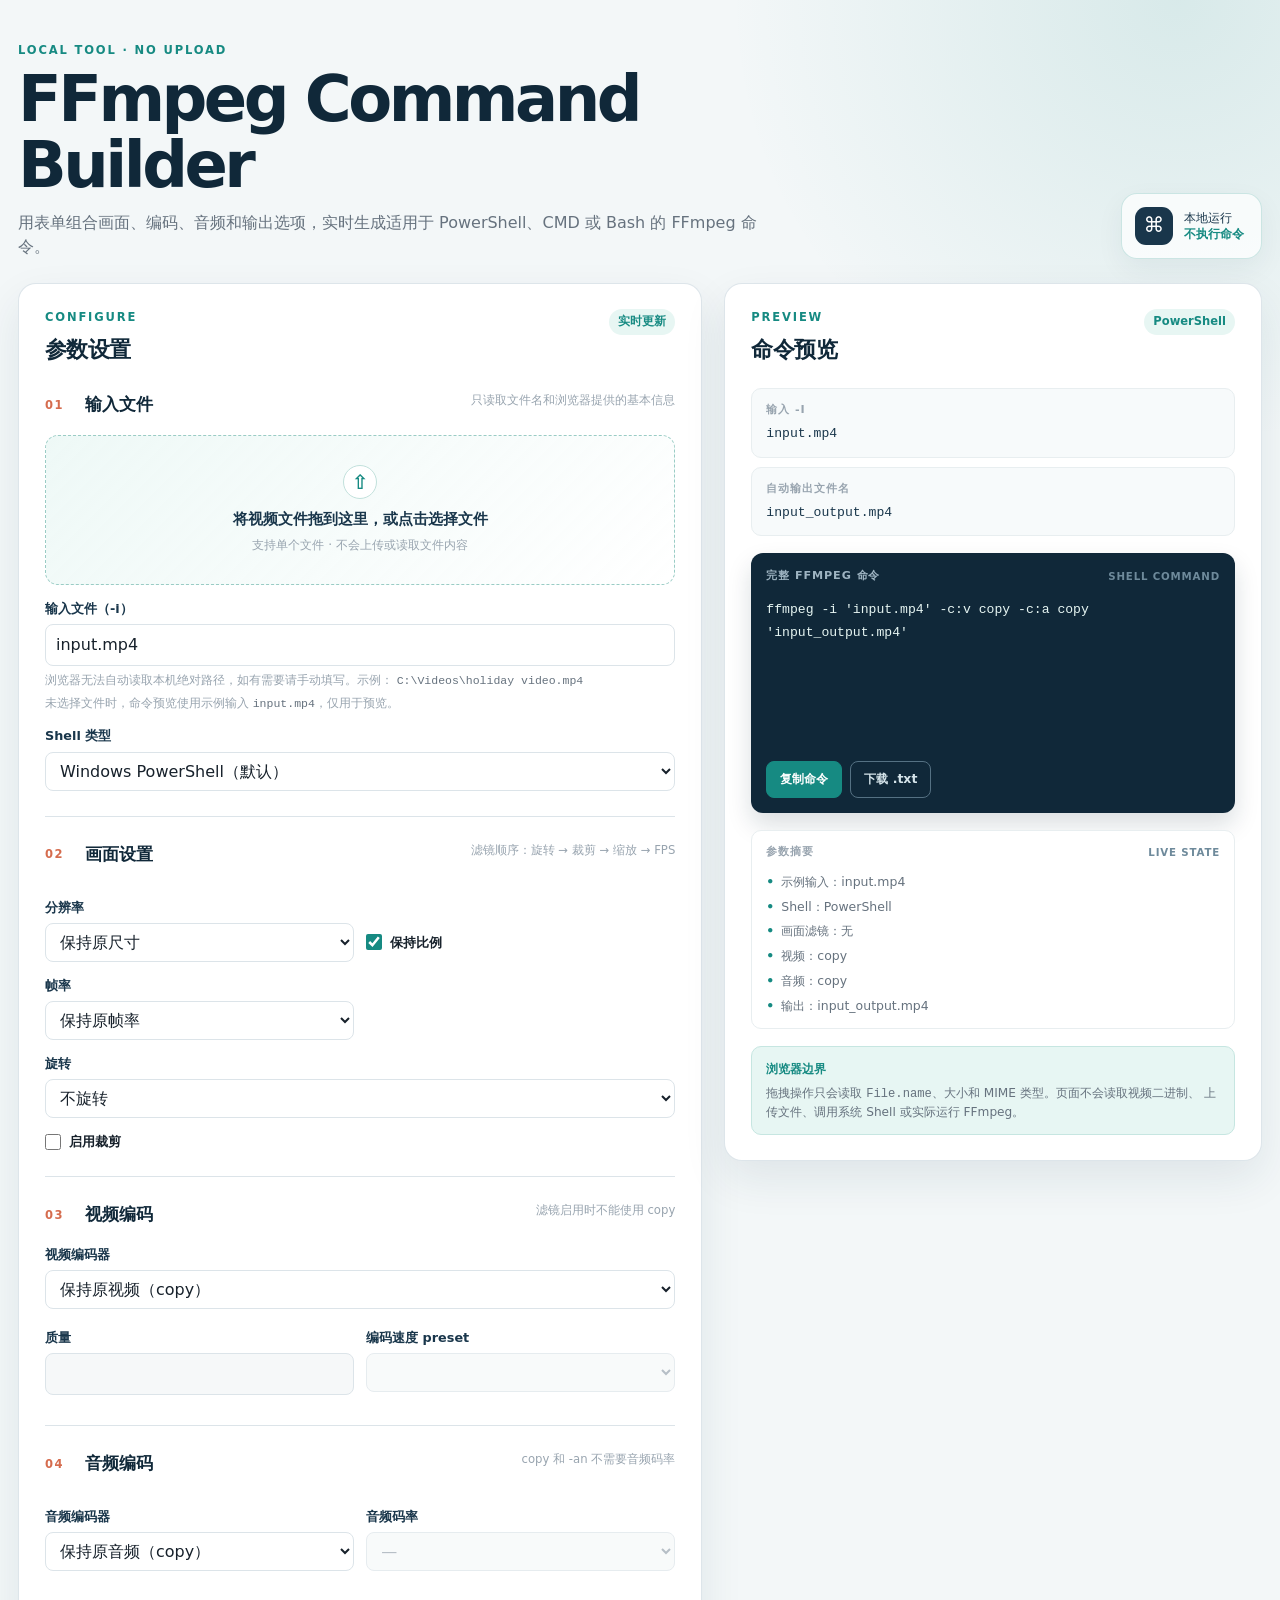
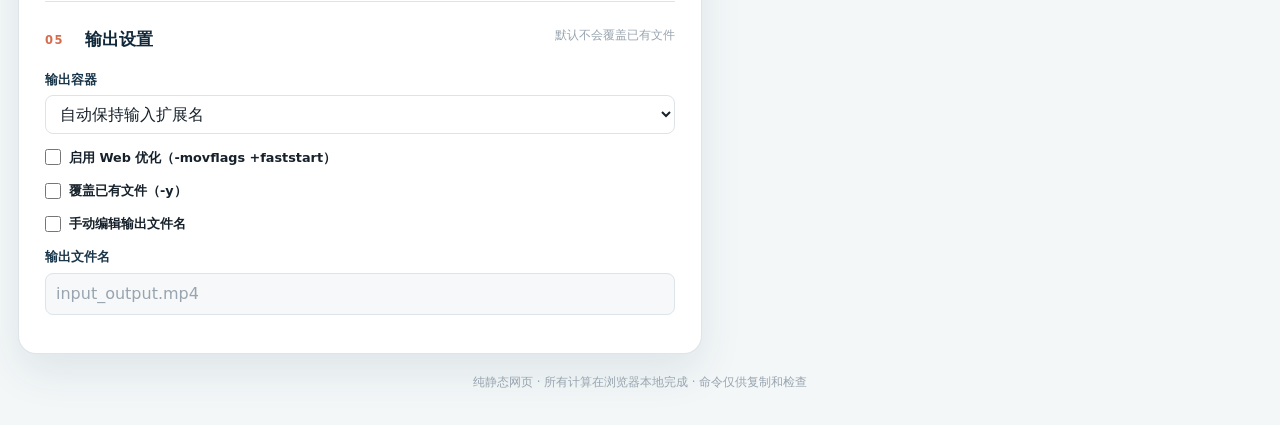
<file: ffmpeg-command-builder/index.html>
<!doctype html>
<html lang="zh-CN">
  <head>
    <meta charset="UTF-8" />
    <meta name="viewport" content="width=device-width, initial-scale=1" />
    <meta
      name="description"
      content="在浏览器本地生成可复制的 FFmpeg 命令，不上传或读取视频文件。"
    />
    <title>FFmpeg Command Builder</title>
    <link rel="stylesheet" href="./styles.css" />
  </head>
  <body>
    <div class="page-shell">
      <header class="hero">
        <div>
          <p class="eyebrow">LOCAL TOOL · NO UPLOAD</p>
          <h1>FFmpeg Command Builder</h1>
          <p class="hero-copy">
            用表单组合画面、编码、音频和输出选项，实时生成适用于 PowerShell、CMD 或 Bash
            的 FFmpeg 命令。
          </p>
        </div>
        <div class="hero-badge" aria-label="仅在浏览器本地运行">
          <span class="hero-badge-mark">⌘</span>
          <span>本地运行<br /><strong>不执行命令</strong></span>
        </div>
      </header>

      <div id="notice" class="notice" role="status" aria-live="polite" hidden></div>

      <main class="builder-layout">
        <section class="panel settings-panel" aria-labelledby="settings-heading">
          <div class="panel-heading">
            <div>
              <p class="section-kicker">CONFIGURE</p>
              <h2 id="settings-heading">参数设置</h2>
            </div>
            <span class="panel-note">实时更新</span>
          </div>

          <form id="builder-form" novalidate>
            <section class="setting-group" aria-labelledby="input-heading">
              <div class="group-heading">
                <div>
                  <p class="group-index">01</p>
                  <h3 id="input-heading">输入文件</h3>
                </div>
                <span class="group-description">只读取文件名和浏览器提供的基本信息</span>
              </div>

              <div
                id="drop-zone"
                class="drop-zone"
                tabindex="0"
                role="button"
                aria-controls="file-input"
                aria-label="拖拽视频文件到这里，或按 Enter 选择文件"
              >
                <input id="file-input" type="file" accept="video/*" hidden />
                <span class="drop-icon" aria-hidden="true">⇧</span>
                <strong>将视频文件拖到这里，或点击选择文件</strong>
                <span class="drop-help">支持单个文件 · 不会上传或读取文件内容</span>
                <div id="file-details" class="file-details" hidden>
                  <strong id="file-name">—</strong>
                  <span id="file-meta">—</span>
                </div>
                <button id="clear-file" class="text-button" type="button" hidden>
                  清除当前文件
                </button>
              </div>
              <p class="field-error" data-error-for="inputPath"></p>

              <div class="field">
                <label for="input-path">输入文件（-i）</label>
                <input
                  id="input-path"
                  type="text"
                  autocomplete="off"
                  value="input.mp4"
                  placeholder="拖入文件后自动填入，也可以手动填写路径"
                />
                <p class="hint">
                  浏览器无法自动读取本机绝对路径，如有需要请手动填写。示例：
                  <code>C:\Videos\holiday video.mp4</code>
                </p>
                <p class="hint">
                  未选择文件时，命令预览使用示例输入 <code>input.mp4</code>，仅用于预览。
                </p>
              </div>

              <div class="field">
                <label for="shell-type">Shell 类型</label>
                <select id="shell-type">
                  <option value="powershell">Windows PowerShell（默认）</option>
                  <option value="cmd">Windows CMD</option>
                  <option value="bash">Bash / Zsh</option>
                </select>
              </div>
            </section>

            <section class="setting-group" aria-labelledby="video-heading">
              <div class="group-heading">
                <div>
                  <p class="group-index">02</p>
                  <h3 id="video-heading">画面设置</h3>
                </div>
                <span class="group-description">滤镜顺序：旋转 → 裁剪 → 缩放 → FPS</span>
              </div>

              <div class="field-grid two-columns">
                <div class="field">
                  <label for="resolution">分辨率</label>
                  <select id="resolution">
                    <option value="original">保持原尺寸</option>
                    <option value="1920x1080">1920 × 1080</option>
                    <option value="1280x720">1280 × 720</option>
                    <option value="854x480">854 × 480</option>
                    <option value="custom">自定义</option>
                  </select>
                </div>
                <label class="check-field align-end">
                  <input id="keep-aspect" type="checkbox" checked />
                  <span>保持比例</span>
                </label>
              </div>

              <div id="custom-resolution-fields" class="field-grid two-columns conditional" hidden>
                <div class="field">
                  <label for="custom-width">自定义宽度</label>
                  <input id="custom-width" type="number" min="1" step="1" placeholder="1280" />
                  <p class="field-error" data-error-for="width"></p>
                </div>
                <div class="field">
                  <label for="custom-height">自定义高度</label>
                  <input id="custom-height" type="number" min="1" step="1" placeholder="720" />
                  <p class="field-error" data-error-for="height"></p>
                </div>
              </div>

              <div class="field-grid two-columns">
                <div class="field">
                  <label for="fps">帧率</label>
                  <select id="fps">
                    <option value="original">保持原帧率</option>
                    <option value="24">24 fps</option>
                    <option value="25">25 fps</option>
                    <option value="30">30 fps</option>
                    <option value="60">60 fps</option>
                    <option value="custom">自定义</option>
                  </select>
                </div>
                <div id="custom-fps-field" class="field conditional" hidden>
                  <label for="custom-fps">自定义 FPS</label>
                  <input id="custom-fps" type="number" min="0.01" max="240" step="0.01" placeholder="30" />
                  <p class="field-error" data-error-for="fps"></p>
                </div>
              </div>

              <div class="field">
                <label for="rotation">旋转</label>
                <select id="rotation">
                  <option value="0">不旋转</option>
                  <option value="90">顺时针 90°</option>
                  <option value="180">180°</option>
                  <option value="270">逆时针 90°</option>
                </select>
              </div>

              <label class="check-field">
                <input id="crop-enabled" type="checkbox" />
                <span>启用裁剪</span>
              </label>
              <div id="crop-fields" class="crop-grid conditional" hidden>
                <div class="field">
                  <label for="crop-width">宽度</label>
                  <input id="crop-width" type="number" min="1" step="1" placeholder="1280" />
                  <p class="field-error" data-error-for="cropWidth"></p>
                </div>
                <div class="field">
                  <label for="crop-height">高度</label>
                  <input id="crop-height" type="number" min="1" step="1" placeholder="720" />
                  <p class="field-error" data-error-for="cropHeight"></p>
                </div>
                <div class="field">
                  <label for="crop-x">X</label>
                  <input id="crop-x" type="number" min="0" step="1" placeholder="0" />
                  <p class="field-error" data-error-for="cropX"></p>
                </div>
                <div class="field">
                  <label for="crop-y">Y</label>
                  <input id="crop-y" type="number" min="0" step="1" placeholder="0" />
                  <p class="field-error" data-error-for="cropY"></p>
                </div>
              </div>
            </section>

            <section class="setting-group" aria-labelledby="video-codec-heading">
              <div class="group-heading">
                <div>
                  <p class="group-index">03</p>
                  <h3 id="video-codec-heading">视频编码</h3>
                </div>
                <span class="group-description">滤镜启用时不能使用 copy</span>
              </div>

              <div class="field">
                <label for="video-codec">视频编码器</label>
                <select id="video-codec">
                  <option value="copy">保持原视频（copy）</option>
                  <option value="libx264">H.264（libx264）</option>
                  <option value="libx265">H.265（libx265）</option>
                  <option value="libvpx-vp9">VP9（libvpx-vp9）</option>
                  <option value="h264_amf">AMD H.264（h264_amf）</option>
                </select>
                <p class="field-error" data-error-for="videoCodec"></p>
              </div>

              <div id="video-quality-fields" class="field-grid two-columns">
                <div class="field">
                  <label for="crf">
                    <span id="quality-label">CRF</span>
                    <span id="quality-range" class="label-note">0–51</span>
                  </label>
                  <input id="crf" type="number" min="0" max="51" step="1" value="23" />
                  <p class="field-error" data-error-for="crf"></p>
                </div>
                <div class="field">
                  <label id="preset-label" for="preset">编码速度 preset</label>
                  <select id="preset">
                    <option value="ultrafast">ultrafast</option>
                    <option value="superfast">superfast</option>
                    <option value="veryfast">veryfast</option>
                    <option value="faster">faster</option>
                    <option value="fast">fast</option>
                    <option value="medium" selected>medium</option>
                    <option value="slow">slow</option>
                    <option value="slower">slower</option>
                    <option value="veryslow">veryslow</option>
                  </select>
                  <p class="field-error" data-error-for="preset"></p>
                </div>
              </div>
            </section>

            <section class="setting-group" aria-labelledby="audio-heading">
              <div class="group-heading">
                <div>
                  <p class="group-index">04</p>
                  <h3 id="audio-heading">音频编码</h3>
                </div>
                <span class="group-description">copy 和 -an 不需要音频码率</span>
              </div>

              <div class="field-grid two-columns">
                <div class="field">
                  <label for="audio-codec">音频编码器</label>
                  <select id="audio-codec">
                    <option value="copy">保持原音频（copy）</option>
                    <option value="aac">AAC（aac）</option>
                    <option value="libopus">Opus（libopus）</option>
                    <option value="libmp3lame">MP3（libmp3lame）</option>
                    <option value="none">删除音频（-an）</option>
                  </select>
                  <p class="field-error" data-error-for="audioCodec"></p>
                </div>
                <div class="field">
                  <label for="audio-bitrate">音频码率</label>
                  <select id="audio-bitrate">
                    <option value="none">—</option>
                    <option value="96k">96k</option>
                    <option value="128k" selected>128k</option>
                    <option value="192k">192k</option>
                    <option value="256k">256k</option>
                    <option value="320k">320k</option>
                    <option value="custom">自定义</option>
                  </select>
                  <p class="field-error" data-error-for="audioBitrate"></p>
                </div>
              </div>
              <div id="custom-audio-bitrate-field" class="field conditional" hidden>
                <label for="custom-audio-bitrate">自定义音频码率</label>
                <input id="custom-audio-bitrate" type="text" placeholder="例如 160k" />
              </div>
            </section>

            <section class="setting-group" aria-labelledby="output-heading">
              <div class="group-heading">
                <div>
                  <p class="group-index">05</p>
                  <h3 id="output-heading">输出设置</h3>
                </div>
                <span class="group-description">默认不会覆盖已有文件</span>
              </div>

              <div class="field">
                <label for="output-container">输出容器</label>
                <select id="output-container">
                  <option value="auto">自动保持输入扩展名</option>
                  <option value="mp4">MP4</option>
                  <option value="mkv">MKV</option>
                  <option value="webm">WebM</option>
                  <option value="mov">MOV</option>
                </select>
              </div>

              <label id="fast-start-field" class="check-field">
                <input id="fast-start" type="checkbox" />
                <span>启用 Web 优化（-movflags +faststart）</span>
              </label>
              <label class="check-field">
                <input id="overwrite" type="checkbox" />
                <span>覆盖已有文件（-y）</span>
              </label>
              <p class="field-error" data-error-for="fastStart"></p>

              <label class="check-field">
                <input id="manual-output" type="checkbox" />
                <span>手动编辑输出文件名</span>
              </label>
              <div class="field">
                <label for="manual-output-name">输出文件名</label>
                <input id="manual-output-name" type="text" readonly />
                <p id="manual-output-warning" class="warning-text" hidden>
                  当前输出文件名已脱离自动命名规则。
                </p>
                <p class="field-error" data-error-for="manualOutputName"></p>
              </div>
            </section>
          </form>
        </section>

        <aside class="panel result-panel" aria-labelledby="result-heading">
          <div class="panel-heading">
            <div>
              <p class="section-kicker">PREVIEW</p>
              <h2 id="result-heading">命令预览</h2>
            </div>
            <span id="command-shell" class="shell-pill">PowerShell</span>
          </div>

          <div id="validation-banner" class="validation-banner" hidden>
            <strong>请修正以下问题</strong>
            <ul id="validation-list"></ul>
          </div>

          <div class="output-card">
            <span class="result-label">输入 -i</span>
            <code id="input-preview">—</code>
          </div>
          <div class="output-card">
            <span class="result-label">自动输出文件名</span>
            <code id="output-name-preview">—</code>
          </div>

          <div class="command-card">
            <div class="command-card-heading">
              <span class="result-label">完整 FFmpeg 命令</span>
              <span class="command-language">shell command</span>
            </div>
            <pre id="command-preview" tabindex="0"><code>ffmpeg -i 'input.mp4' -c:v copy -c:a copy 'input_output.mp4'</code></pre>
            <div class="command-actions">
              <button id="copy-command" class="primary-button" type="button" disabled>
                复制命令
              </button>
              <button id="download-command" class="secondary-button" type="button" disabled>
                下载 .txt
              </button>
              <span id="copy-status" class="copy-status" role="status" aria-live="polite"></span>
            </div>
          </div>

          <div class="summary-card">
            <div class="command-card-heading">
              <span class="result-label">参数摘要</span>
              <span class="command-language">live state</span>
            </div>
            <ul id="summary-list" class="summary-list">
              <li>尚未选择输入文件</li>
            </ul>
          </div>

          <div class="privacy-card">
            <strong>浏览器边界</strong>
            <p>
              拖拽操作只会读取 <code>File.name</code>、大小和 MIME 类型。页面不会读取视频二进制、
              上传文件、调用系统 Shell 或实际运行 FFmpeg。
            </p>
          </div>
        </aside>
      </main>

      <footer class="footer-note">
        纯静态网页 · 所有计算在浏览器本地完成 · 命令仅供复制和检查
      </footer>
    </div>

    <noscript>
      <div class="noscript-message">此页面需要启用 JavaScript 才能生成命令。</div>
    </noscript>
    <script src="./command-builder.js?v=20260811-4"></script>
    <script src="./app.js?v=20260811-4"></script>
  </body>
</html>
</file>
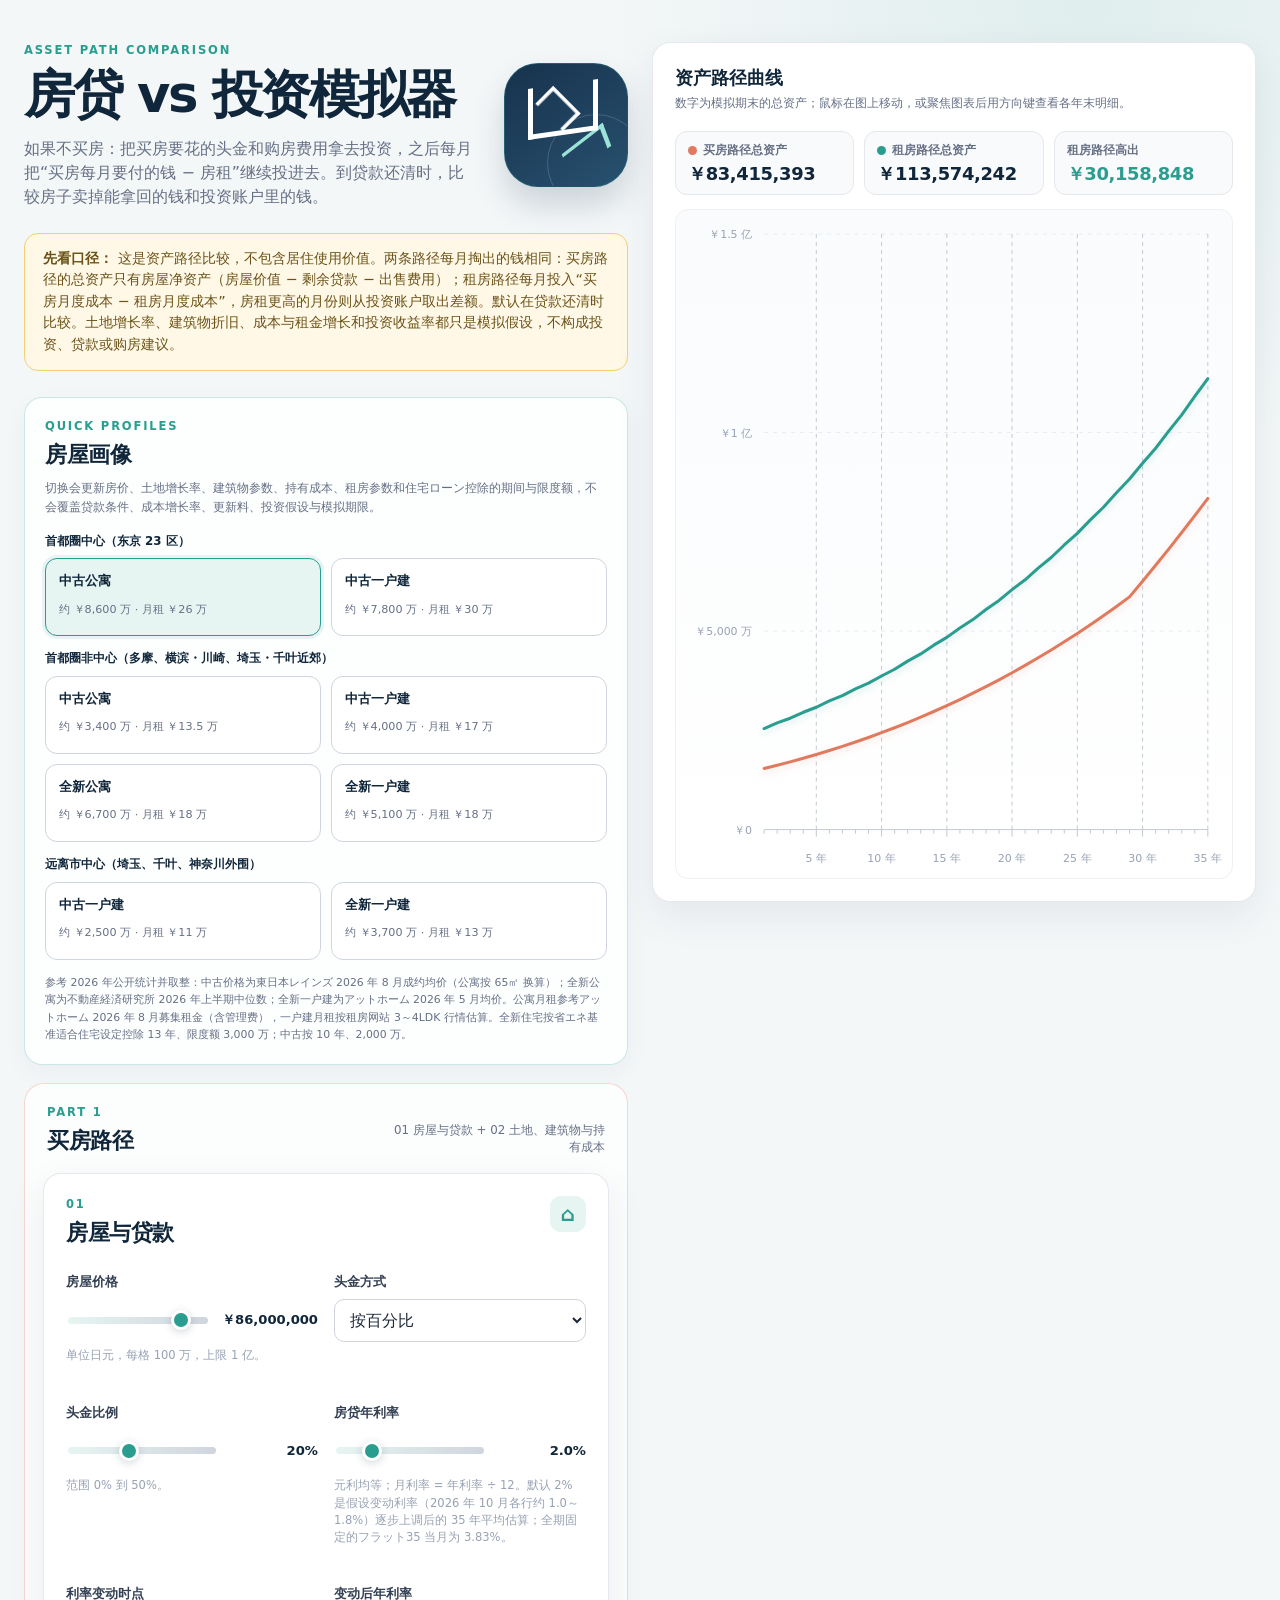
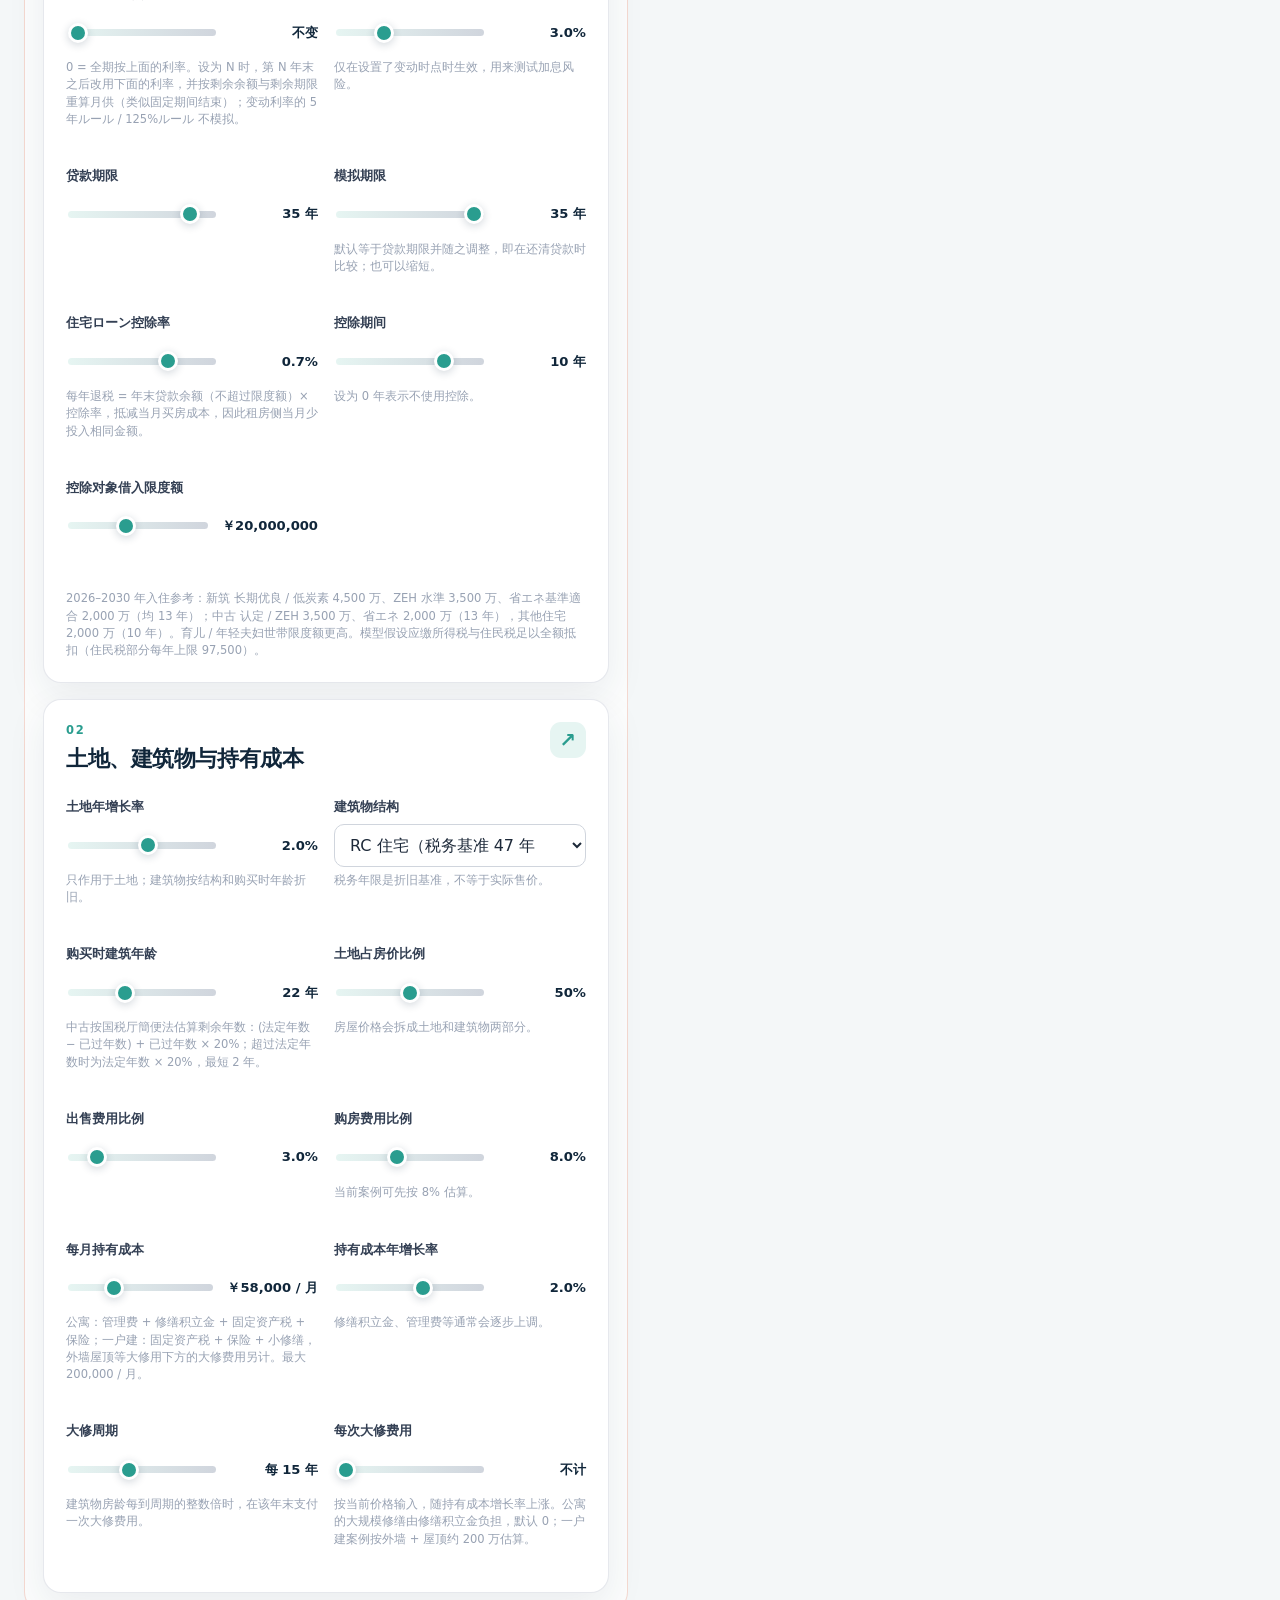
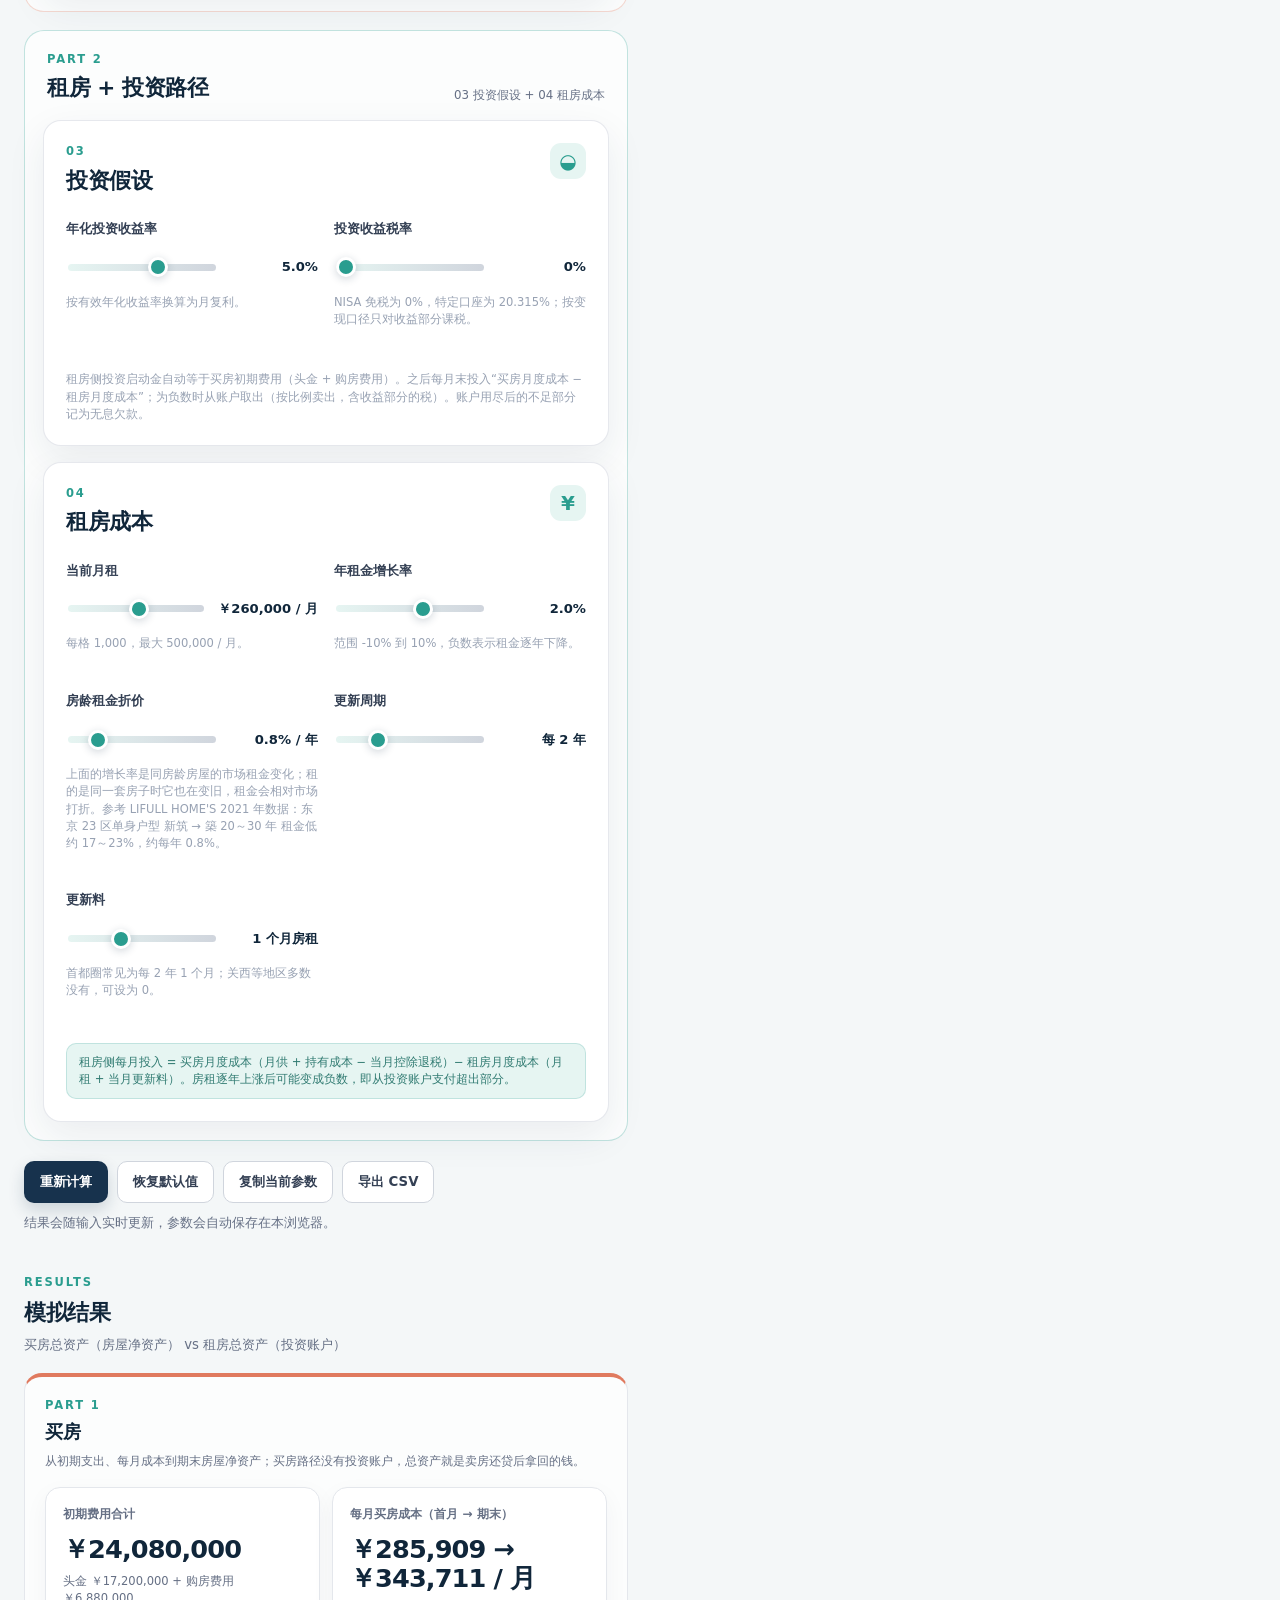
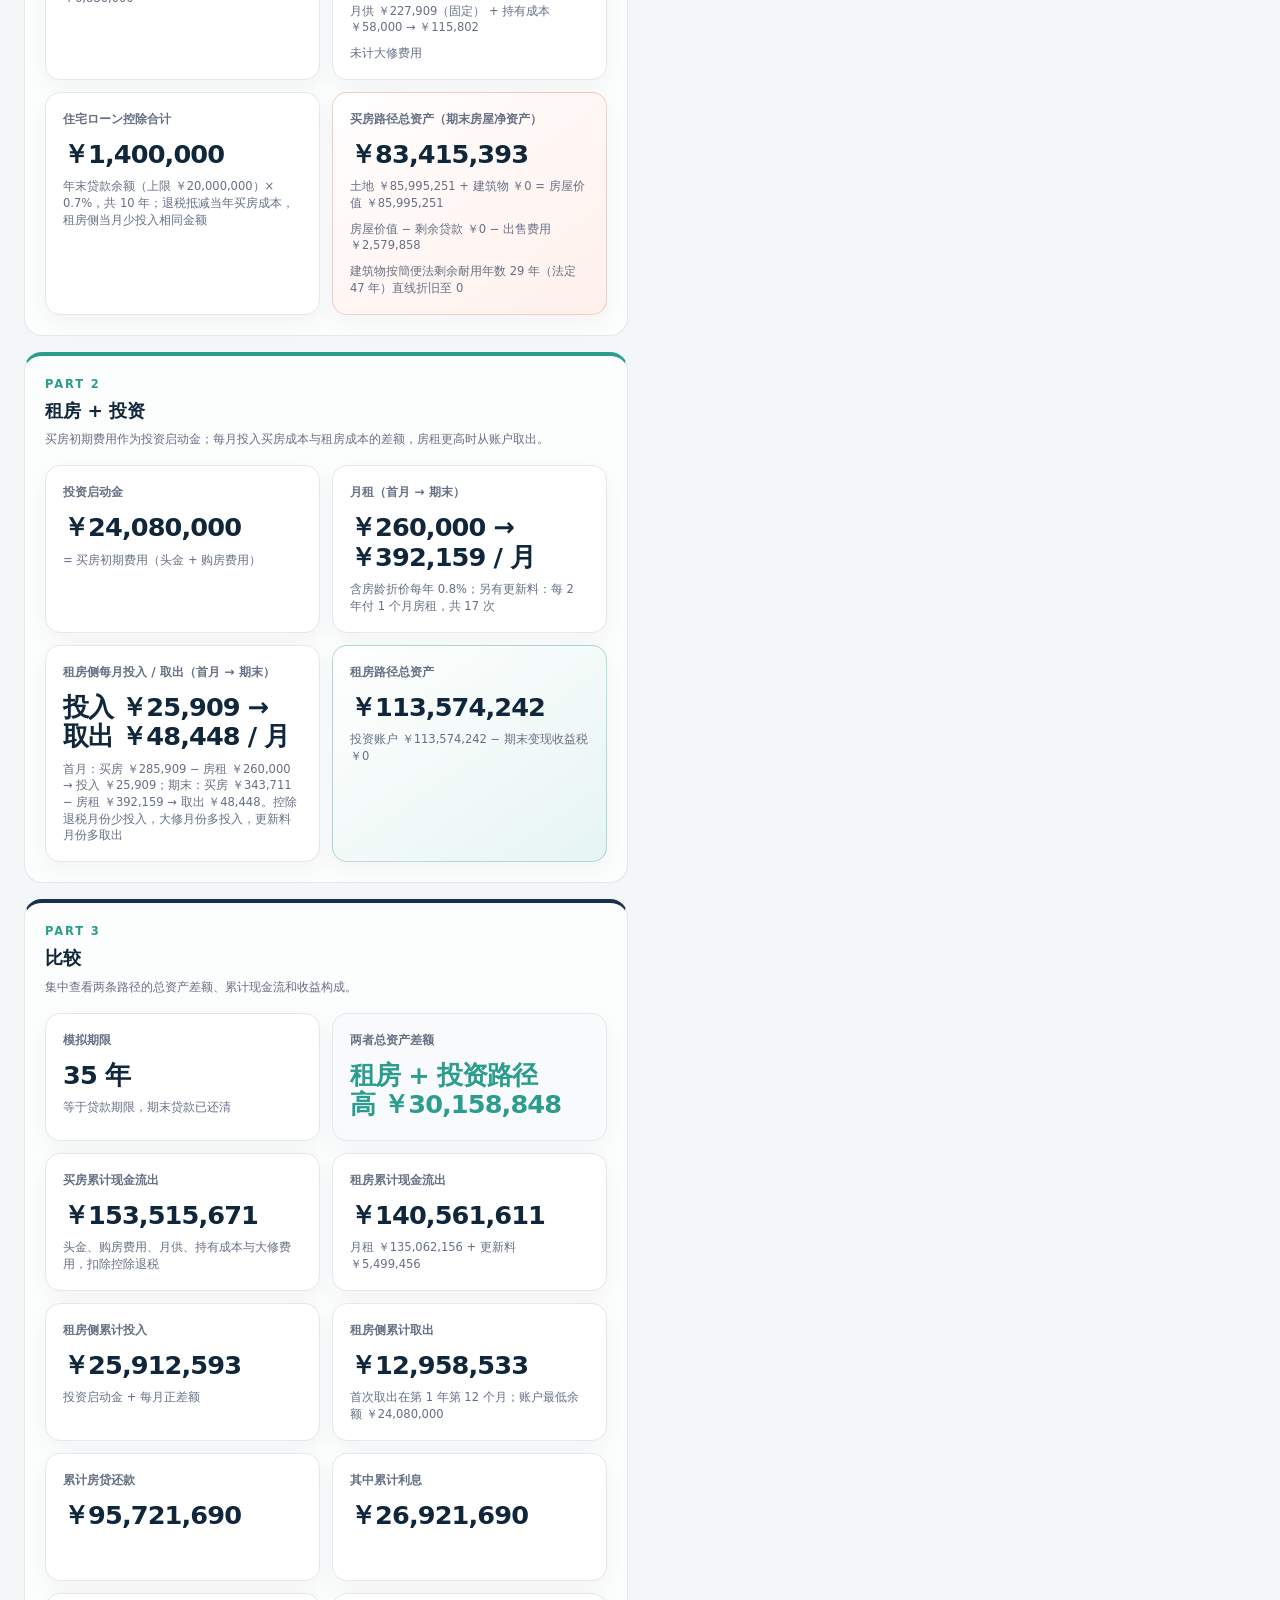
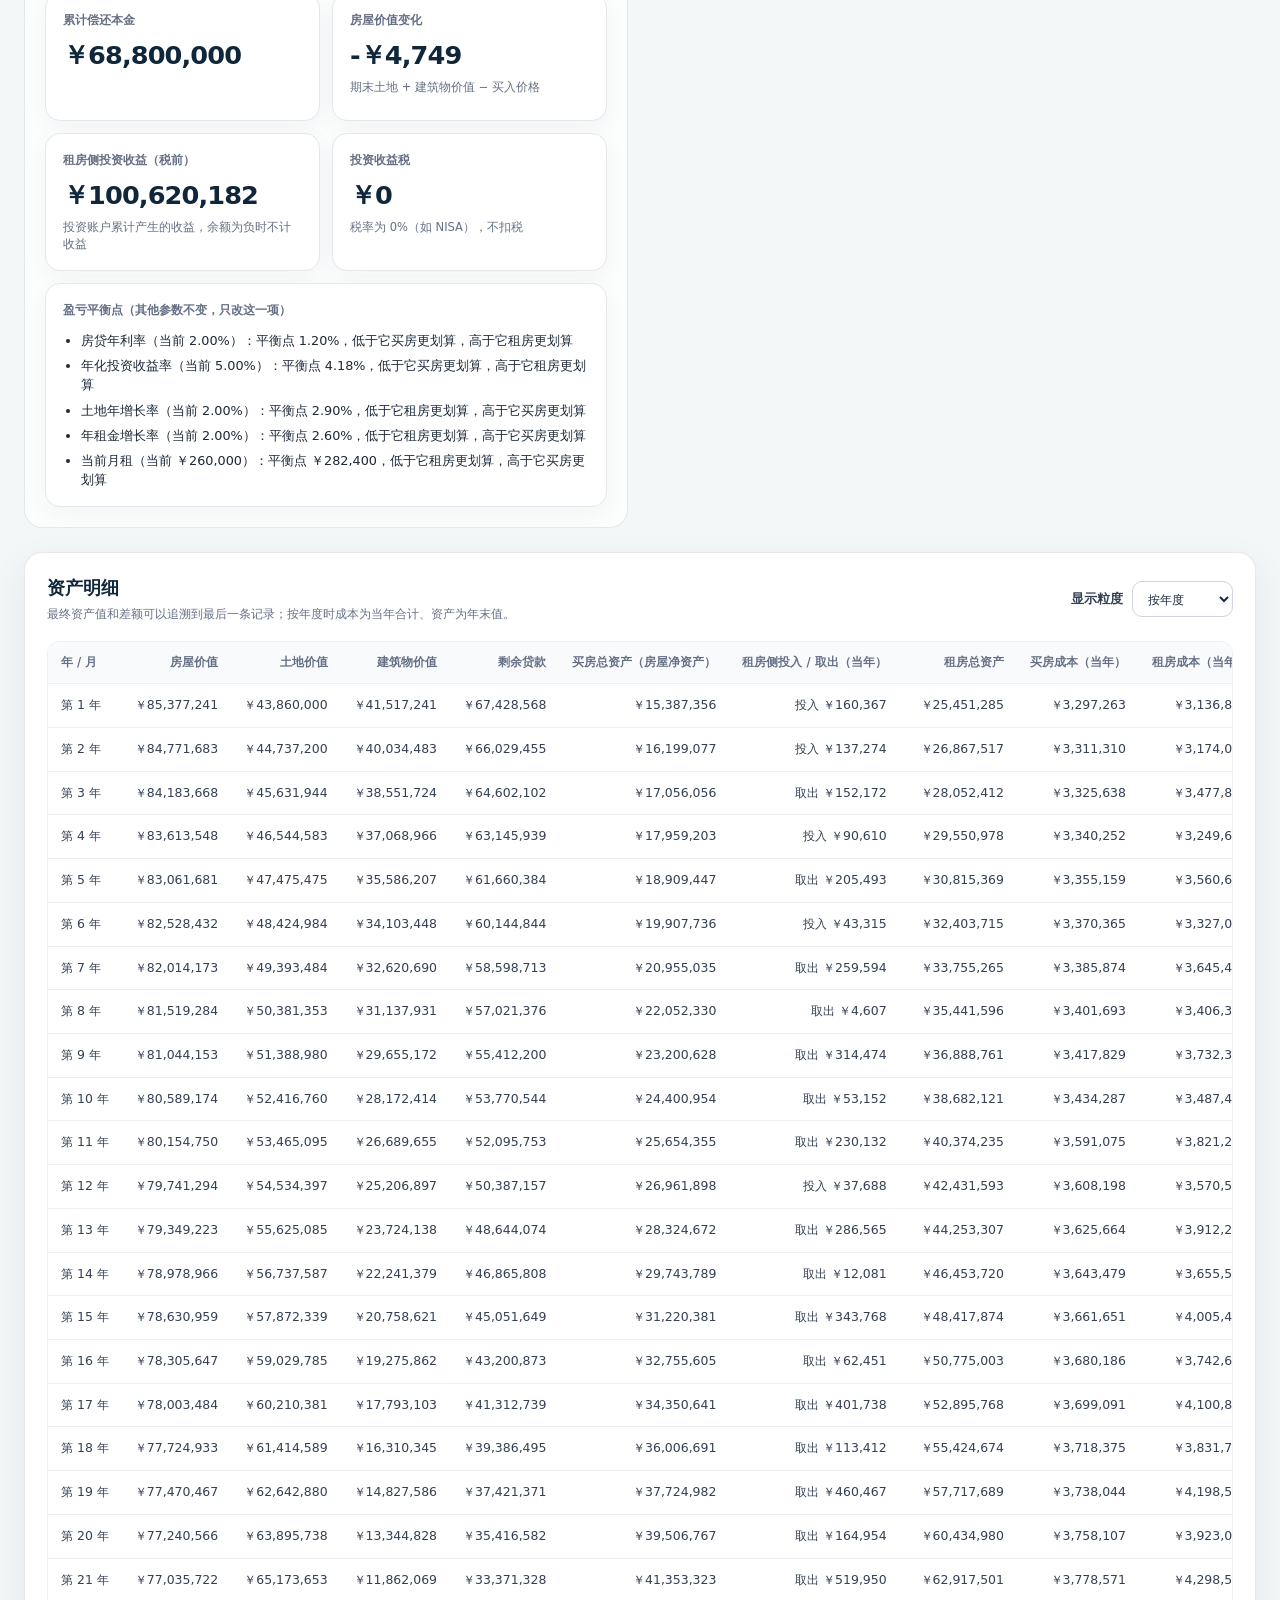
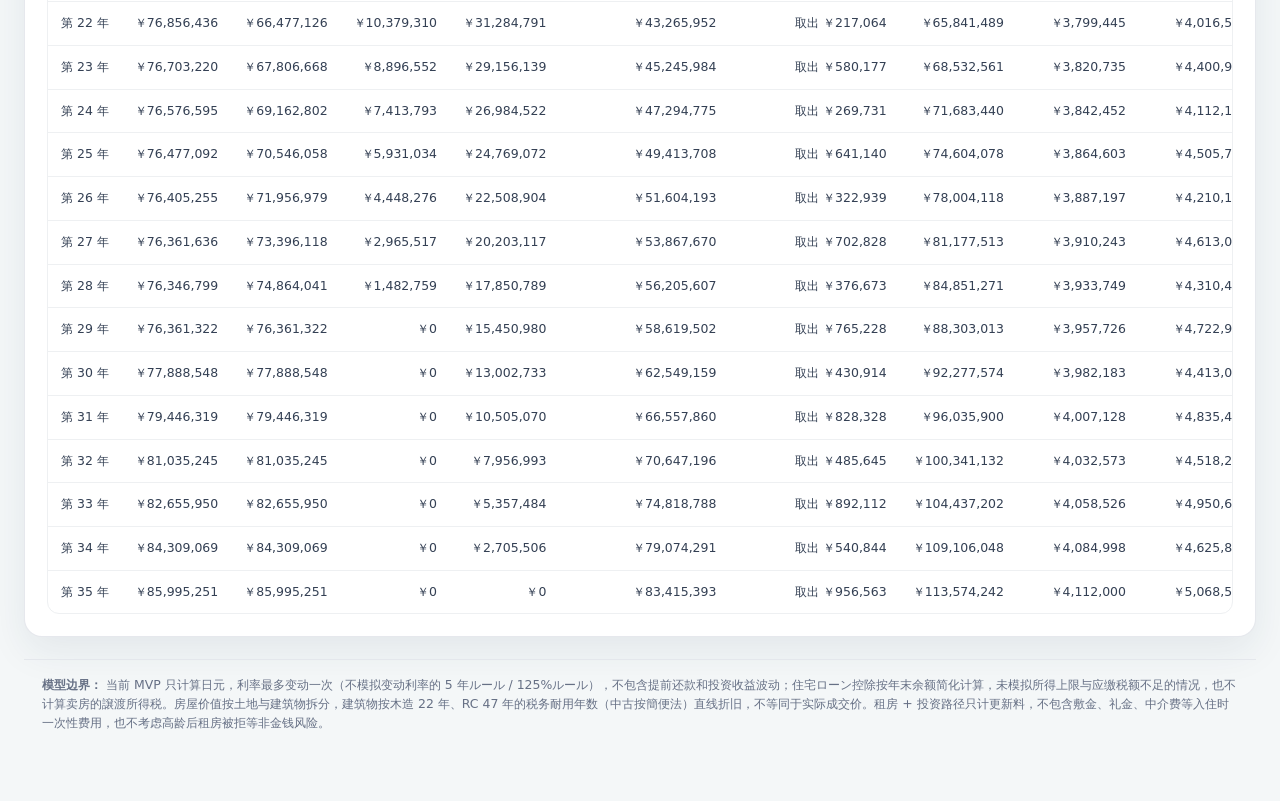
<file: mortgage-investment-comparator/index.html>
<!doctype html>
<html lang="zh-CN">
  <head>
    <meta charset="UTF-8" />
    <meta name="viewport" content="width=device-width, initial-scale=1" />
    <meta
      name="description"
      content="比较买房与把头金和月供差额拿去投资的租房路径，到贷款还清时的总资产差距。"
    />
    <title>房贷 vs 投资模拟器</title>
    <link rel="stylesheet" href="./styles.css" />
  </head>
  <body>
    <main class="app-shell">
      <div class="workspace">
        <div class="workspace-intro">
          <header class="hero">
            <div>
              <p class="eyebrow">ASSET PATH COMPARISON</p>
              <h1>房贷 vs 投资模拟器</h1>
              <p class="hero-copy">
                如果不买房：把买房要花的头金和购房费用拿去投资，之后每月把“买房每月要付的钱 − 房租”继续投进去。到贷款还清时，比较房子卖掉能拿回的钱和投资账户里的钱。
              </p>
            </div>
            <div class="hero-mark" aria-hidden="true">
              <span class="hero-mark-house"></span>
              <span class="hero-mark-chart"></span>
            </div>
          </header>

          <section class="notice" aria-label="使用说明">
            <strong>先看口径：</strong>
            这是资产路径比较，不包含居住使用价值。两条路径每月掏出的钱相同：买房路径的总资产只有房屋净资产（房屋价值 − 剩余贷款 − 出售费用）；租房路径每月投入“买房月度成本 − 租房月度成本”，房租更高的月份则从投资账户取出差额。默认在贷款还清时比较。土地增长率、建筑物折旧、成本与租金增长和投资收益率都只是模拟假设，不构成投资、贷款或购房建议。
          </section>
        </div>

        <div class="workspace-main">
          <section class="profile-panel" aria-labelledby="profile-heading">
            <div class="profile-heading">
              <div>
                <p class="section-kicker">QUICK PROFILES</p>
                <h2 id="profile-heading">房屋画像</h2>
              </div>
              <p>切换会更新房价、土地增长率、建筑物参数、持有成本、租房参数和住宅ローン控除的期间与限度额，不会覆盖贷款条件、成本增长率、更新料、投资假设与模拟期限。</p>
            </div>
            <div class="profile-groups">
              <div class="profile-group">
                <p class="profile-group-title">首都圈中心（东京 23 区）</p>
                <div class="profile-buttons">
                  <button class="profile-button active" type="button" data-profile-id="center-used-condo" data-profile-label="首都圈中心 · 中古公寓">
                    <strong>中古公寓</strong>
                    <small>约 ￥8,600 万 · 月租 ￥26 万</small>
                  </button>
                  <button class="profile-button" type="button" data-profile-id="center-used-house" data-profile-label="首都圈中心 · 中古一户建">
                    <strong>中古一户建</strong>
                    <small>约 ￥7,800 万 · 月租 ￥30 万</small>
                  </button>
                </div>
              </div>
              <div class="profile-group">
                <p class="profile-group-title">首都圈非中心（多摩、横滨・川崎、埼玉・千叶近郊）</p>
                <div class="profile-buttons">
                  <button class="profile-button" type="button" data-profile-id="suburb-used-condo" data-profile-label="首都圈非中心 · 中古公寓">
                    <strong>中古公寓</strong>
                    <small>约 ￥3,400 万 · 月租 ￥13.5 万</small>
                  </button>
                  <button class="profile-button" type="button" data-profile-id="suburb-used-house" data-profile-label="首都圈非中心 · 中古一户建">
                    <strong>中古一户建</strong>
                    <small>约 ￥4,000 万 · 月租 ￥17 万</small>
                  </button>
                  <button class="profile-button" type="button" data-profile-id="suburb-new-condo" data-profile-label="首都圈非中心 · 全新公寓">
                    <strong>全新公寓</strong>
                    <small>约 ￥6,700 万 · 月租 ￥18 万</small>
                  </button>
                  <button class="profile-button" type="button" data-profile-id="suburb-new-house" data-profile-label="首都圈非中心 · 全新一户建">
                    <strong>全新一户建</strong>
                    <small>约 ￥5,100 万 · 月租 ￥18 万</small>
                  </button>
                </div>
              </div>
              <div class="profile-group">
                <p class="profile-group-title">远离市中心（埼玉、千叶、神奈川外围）</p>
                <div class="profile-buttons">
                  <button class="profile-button" type="button" data-profile-id="outer-used-house" data-profile-label="远离市中心 · 中古一户建">
                    <strong>中古一户建</strong>
                    <small>约 ￥2,500 万 · 月租 ￥11 万</small>
                  </button>
                  <button class="profile-button" type="button" data-profile-id="outer-new-house" data-profile-label="远离市中心 · 全新一户建">
                    <strong>全新一户建</strong>
                    <small>约 ￥3,700 万 · 月租 ￥13 万</small>
                  </button>
                </div>
              </div>
            </div>
            <p class="profile-source">
              参考 2026 年公开统计并取整：中古价格为東日本レインズ 2026 年 8 月成约均价（公寓按 65㎡ 换算）；全新公寓为不動産経済研究所 2026 年上半期中位数；全新一户建为アットホーム 2026 年 5 月均价。公寓月租参考アットホーム 2026 年 8 月募集租金（含管理费），一户建月租按租房网站 3～4LDK 行情估算。全新住宅按省エネ基准适合住宅设定控除 13 年、限度额 3,000 万；中古按 10 年、2,000 万。
            </p>
          </section>

          <form id="simulator-form" class="simulator-form" novalidate>
            <div class="comparison-grid">
              <section class="comparison-part comparison-part-buy">
                <div class="comparison-part-heading">
                  <div>
                    <p class="section-kicker">PART 1</p>
                    <h2>买房路径</h2>
                  </div>
                  <p>01 房屋与贷款 + 02 土地、建筑物与持有成本</p>
                </div>
                <div class="part-panels">
              <section class="panel">
                <div class="panel-heading">
                  <div>
                    <p class="section-kicker">01</p>
                    <h2>房屋与贷款</h2>
                  </div>
                  <span class="panel-icon" aria-hidden="true">⌂</span>
                </div>

                <div class="field-grid two-columns">
                  <div class="field">
                    <label for="housePrice">房屋价格</label>
                    <div class="range-control">
                      <input id="housePrice" type="range" min="1000000" max="100000000" step="1000000" value="86000000" />
                      <output id="housePrice-output">￥86,000,000</output>
                    </div>
                    <p class="field-hint">单位日元，每格 100 万，上限 1 亿。</p>
                    <p class="field-error" id="error-housePrice"></p>
                  </div>

                  <div class="field">
                    <label for="downPaymentMode">头金方式</label>
                    <select id="downPaymentMode">
                      <option value="percentage">按百分比</option>
                      <option value="fixed">固定金额</option>
                    </select>
                    <p class="field-error" id="error-downPaymentMode"></p>
                  </div>

                  <div class="field" id="percentage-field">
                    <label for="downPaymentPercentage">头金比例</label>
                    <div class="range-control">
                      <input id="downPaymentPercentage" type="range" min="0" max="50" step="1" value="20" />
                      <output id="downPaymentPercentage-output">20%</output>
                    </div>
                    <p class="field-hint">范围 0% 到 50%。</p>
                    <p class="field-error" id="error-downPaymentPercentage"></p>
                  </div>

                  <div class="field hidden" id="fixed-field">
                    <label for="downPaymentAmount">头金金额</label>
                    <div class="range-control">
                      <input id="downPaymentAmount" type="range" min="0" max="500000000" step="1000000" value="10000000" disabled />
                      <output id="downPaymentAmount-output">￥10,000,000</output>
                    </div>
                    <p class="field-hint">每格 100 万，上限为房屋价格。</p>
                    <p class="field-error" id="error-downPaymentAmount"></p>
                  </div>

                  <div class="field">
                    <label for="mortgageAnnualRate">房贷年利率</label>
                    <div class="range-control">
                      <input id="mortgageAnnualRate" type="range" min="0" max="10" step="0.1" value="2" />
                      <output id="mortgageAnnualRate-output">2.0%</output>
                    </div>
                    <p class="field-hint">元利均等；月利率 = 年利率 ÷ 12。默认 2% 是假设变动利率（2026 年 10 月各行约 1.0～1.8%）逐步上调后的 35 年平均估算；全期固定的フラット35 当月为 3.83%。</p>
                    <p class="field-error" id="error-mortgageAnnualRate"></p>
                  </div>

                  <div class="field">
                    <label for="rateChangeYear">利率变动时点</label>
                    <div class="range-control">
                      <input id="rateChangeYear" type="range" min="0" max="34" step="1" value="0" />
                      <output id="rateChangeYear-output">不变</output>
                    </div>
                    <p class="field-hint">0 = 全期按上面的利率。设为 N 时，第 N 年末之后改用下面的利率，并按剩余余额与剩余期限重算月供（类似固定期间结束）；变动利率的 5 年ルール / 125%ルール 不模拟。</p>
                    <p class="field-error" id="error-rateChangeYear"></p>
                  </div>

                  <div class="field">
                    <label for="mortgageAnnualRateAfterChange">变动后年利率</label>
                    <div class="range-control">
                      <input id="mortgageAnnualRateAfterChange" type="range" min="0" max="10" step="0.1" value="3" />
                      <output id="mortgageAnnualRateAfterChange-output">3.0%</output>
                    </div>
                    <p class="field-hint">仅在设置了变动时点时生效，用来测试加息风险。</p>
                    <p class="field-error" id="error-mortgageAnnualRateAfterChange"></p>
                  </div>

                  <div class="field">
                    <label for="loanTermYears">贷款期限</label>
                    <div class="range-control">
                      <input id="loanTermYears" type="range" min="1" max="40" step="1" value="35" />
                      <output id="loanTermYears-output">35 年</output>
                    </div>
                    <p class="field-error" id="error-loanTermYears"></p>
                  </div>

                  <div class="field">
                    <label for="horizonYears">模拟期限</label>
                    <div class="range-control">
                      <input id="horizonYears" type="range" min="1" max="40" step="1" value="35" />
                      <output id="horizonYears-output">35 年</output>
                    </div>
                    <p class="field-hint">默认等于贷款期限并随之调整，即在还清贷款时比较；也可以缩短。</p>
                    <p class="field-error" id="error-horizonYears"></p>
                  </div>

                  <div class="field">
                    <label for="mortgageTaxCreditRate">住宅ローン控除率</label>
                    <div class="range-control">
                      <input id="mortgageTaxCreditRate" type="range" min="0" max="1" step="0.1" value="0.7" />
                      <output id="mortgageTaxCreditRate-output">0.7%</output>
                    </div>
                    <p class="field-hint">每年退税 = 年末贷款余额（不超过限度额）× 控除率，抵减当月买房成本，因此租房侧当月少投入相同金额。</p>
                    <p class="field-error" id="error-mortgageTaxCreditRate"></p>
                  </div>

                  <div class="field">
                    <label for="mortgageTaxCreditYears">控除期间</label>
                    <div class="range-control">
                      <input id="mortgageTaxCreditYears" type="range" min="0" max="13" step="1" value="10" />
                      <output id="mortgageTaxCreditYears-output">10 年</output>
                    </div>
                    <p class="field-hint">设为 0 年表示不使用控除。</p>
                    <p class="field-error" id="error-mortgageTaxCreditYears"></p>
                  </div>

                  <div class="field">
                    <label for="mortgageTaxCreditLoanCap">控除对象借入限度额</label>
                    <div class="range-control">
                      <input id="mortgageTaxCreditLoanCap" type="range" min="0" max="50000000" step="1000000" value="20000000" />
                      <output id="mortgageTaxCreditLoanCap-output">￥20,000,000</output>
                    </div>
                    <p class="field-error" id="error-mortgageTaxCreditLoanCap"></p>
                  </div>

                  <p class="field-hint field-wide">
                    2026–2030 年入住参考：新筑 长期优良 / 低炭素 4,500 万、ZEH 水準 3,500 万、省エネ基準適合 2,000 万（均 13 年）；中古 认定 / ZEH 3,500 万、省エネ 2,000 万（13 年），其他住宅 2,000 万（10 年）。育儿 / 年轻夫妇世带限度额更高。模型假设应缴所得税与住民税足以全额抵扣（住民税部分每年上限 97,500）。
                  </p>
                </div>
              </section>

              <section class="panel">
                <div class="panel-heading">
                  <div>
                    <p class="section-kicker">02</p>
                    <h2>土地、建筑物与持有成本</h2>
                  </div>
                  <span class="panel-icon" aria-hidden="true">↗</span>
                </div>

                <div class="field-grid two-columns">
                  <div class="field">
                    <label for="landAnnualGrowthRate">土地年增长率</label>
                    <div class="range-control">
                      <input id="landAnnualGrowthRate" type="range" min="-20" max="20" step="0.1" value="2" />
                      <output id="landAnnualGrowthRate-output">2.0%</output>
                    </div>
                    <p class="field-hint">只作用于土地；建筑物按结构和购买时年龄折旧。</p>
                    <p class="field-error" id="error-landAnnualGrowthRate"></p>
                  </div>

                  <div class="field">
                    <label for="buildingStructure">建筑物结构</label>
                    <select id="buildingStructure">
                      <option value="wood">木造住宅（税务基准 22 年）</option>
                      <option value="rc" selected>RC 住宅（税务基准 47 年）</option>
                    </select>
                    <p class="field-hint">税务年限是折旧基准，不等于实际售价。</p>
                    <p class="field-error" id="error-buildingStructure"></p>
                  </div>

                  <div class="field">
                    <label for="buildingAgeYears">购买时建筑年龄</label>
                    <div class="range-control">
                      <input id="buildingAgeYears" type="range" min="0" max="60" step="1" value="22" />
                      <output id="buildingAgeYears-output">22 年</output>
                    </div>
                    <p class="field-hint">中古按国税厅簡便法估算剩余年数：(法定年数 − 已过年数) + 已过年数 × 20%；超过法定年数时为法定年数 × 20%，最短 2 年。</p>
                    <p class="field-error" id="error-buildingAgeYears"></p>
                  </div>

                  <div class="field">
                    <label for="landSharePercentage">土地占房价比例</label>
                    <div class="range-control">
                      <input id="landSharePercentage" type="range" min="0" max="100" step="1" value="50" />
                      <output id="landSharePercentage-output">50%</output>
                    </div>
                    <p class="field-hint">房屋价格会拆成土地和建筑物两部分。</p>
                    <p class="field-error" id="error-landSharePercentage"></p>
                  </div>

                  <div class="field">
                    <label for="sellingFeeRate">出售费用比例</label>
                    <div class="range-control">
                      <input id="sellingFeeRate" type="range" min="0" max="20" step="0.1" value="3" />
                      <output id="sellingFeeRate-output">3.0%</output>
                    </div>
                    <p class="field-error" id="error-sellingFeeRate"></p>
                  </div>

                  <div class="field">
                    <label for="purchaseFeeRate">购房费用比例</label>
                    <div class="range-control">
                      <input id="purchaseFeeRate" type="range" min="0" max="20" step="0.1" value="8" />
                      <output id="purchaseFeeRate-output">8.0%</output>
                    </div>
                    <p class="field-hint">当前案例可先按 8% 估算。</p>
                    <p class="field-error" id="error-purchaseFeeRate"></p>
                  </div>

                  <div class="field">
                    <label for="monthlyOwnerCost">每月持有成本</label>
                    <div class="range-control">
                      <input id="monthlyOwnerCost" type="range" min="0" max="200000" step="1000" value="58000" />
                      <output id="monthlyOwnerCost-output">￥58,000 / 月</output>
                    </div>
                    <p class="field-hint">公寓：管理费 + 修缮积立金 + 固定资产税 + 保险；一户建：固定资产税 + 保险 + 小修缮，外墙屋顶等大修用下方的大修费用另计。最大 200,000 / 月。</p>
                    <p class="field-error" id="error-monthlyOwnerCost"></p>
                  </div>

                  <div class="field">
                    <label for="ownerCostAnnualGrowthRate">持有成本年增长率</label>
                    <div class="range-control">
                      <input id="ownerCostAnnualGrowthRate" type="range" min="-10" max="10" step="0.1" value="2" />
                      <output id="ownerCostAnnualGrowthRate-output">2.0%</output>
                    </div>
                    <p class="field-hint">修缮积立金、管理费等通常会逐步上调。</p>
                    <p class="field-error" id="error-ownerCostAnnualGrowthRate"></p>
                  </div>

                  <div class="field">
                    <label for="repairIntervalYears">大修周期</label>
                    <div class="range-control">
                      <input id="repairIntervalYears" type="range" min="5" max="30" step="1" value="15" />
                      <output id="repairIntervalYears-output">每 15 年</output>
                    </div>
                    <p class="field-hint">建筑物房龄每到周期的整数倍时，在该年末支付一次大修费用。</p>
                    <p class="field-error" id="error-repairIntervalYears"></p>
                  </div>

                  <div class="field">
                    <label for="repairCost">每次大修费用</label>
                    <div class="range-control">
                      <input id="repairCost" type="range" min="0" max="10000000" step="100000" value="0" />
                      <output id="repairCost-output">不计</output>
                    </div>
                    <p class="field-hint">按当前价格输入，随持有成本增长率上涨。公寓的大规模修缮由修缮积立金负担，默认 0；一户建案例按外墙 + 屋顶约 200 万估算。</p>
                    <p class="field-error" id="error-repairCost"></p>
                  </div>
                </div>
              </section>

              </div>
            </section>
            <section class="comparison-part comparison-part-rent">
              <div class="comparison-part-heading">
                <div>
                  <p class="section-kicker">PART 2</p>
                  <h2>租房 + 投资路径</h2>
                </div>
                <p>03 投资假设 + 04 租房成本</p>
              </div>
              <div class="part-panels">
              <section class="panel">
                <div class="panel-heading">
                  <div>
                    <p class="section-kicker">03</p>
                    <h2>投资假设</h2>
                  </div>
                  <span class="panel-icon" aria-hidden="true">◒</span>
                </div>

                <div class="field-grid two-columns">
                  <div class="field">
                    <label for="investmentAnnualReturnRate">年化投资收益率</label>
                    <div class="range-control">
                      <input id="investmentAnnualReturnRate" type="range" min="-20" max="20" step="0.1" value="5" />
                      <output id="investmentAnnualReturnRate-output">5.0%</output>
                    </div>
                    <p class="field-hint">按有效年化收益率换算为月复利。</p>
                    <p class="field-error" id="error-investmentAnnualReturnRate"></p>
                  </div>

                  <div class="field">
                    <label for="investmentTaxRate">投资收益税率</label>
                    <div class="range-control">
                      <input id="investmentTaxRate" type="range" min="0" max="20.315" step="0.005" value="0" />
                      <output id="investmentTaxRate-output">0%</output>
                    </div>
                    <p class="field-hint">NISA 免税为 0%，特定口座为 20.315%；按变现口径只对收益部分课税。</p>
                    <p class="field-error" id="error-investmentTaxRate"></p>
                  </div>

                  <p class="field-hint field-wide">
                    租房侧投资启动金自动等于买房初期费用（头金 + 购房费用）。之后每月末投入“买房月度成本 − 租房月度成本”；为负数时从账户取出（按比例卖出，含收益部分的税）。账户用尽后的不足部分记为无息欠款。
                  </p>
                </div>
              </section>

              <section class="panel">
                <div class="panel-heading">
                  <div>
                    <p class="section-kicker">04</p>
                    <h2>租房成本</h2>
                  </div>
                  <span class="panel-icon" aria-hidden="true">¥</span>
                </div>

                <div class="field-grid two-columns">
                  <div class="field">
                    <label for="monthlyRent">当前月租</label>
                    <div class="range-control">
                      <input id="monthlyRent" type="range" min="0" max="500000" step="1000" value="260000" />
                      <output id="monthlyRent-output">￥260,000 / 月</output>
                    </div>
                    <p class="field-hint">每格 1,000，最大 500,000 / 月。</p>
                    <p class="field-error" id="error-monthlyRent"></p>
                  </div>

                  <div class="field">
                    <label for="rentAnnualGrowthRate">年租金增长率</label>
                    <div class="range-control">
                      <input id="rentAnnualGrowthRate" type="range" min="-10" max="10" step="0.1" value="2" />
                      <output id="rentAnnualGrowthRate-output">2.0%</output>
                    </div>
                    <p class="field-hint">范围 -10% 到 10%，负数表示租金逐年下降。</p>
                    <p class="field-error" id="error-rentAnnualGrowthRate"></p>
                  </div>

                  <div class="field">
                    <label for="rentAgingRate">房龄租金折价</label>
                    <div class="range-control">
                      <input id="rentAgingRate" type="range" min="0" max="5" step="0.1" value="0.8" />
                      <output id="rentAgingRate-output">0.8% / 年</output>
                    </div>
                    <p class="field-hint">上面的增长率是同房龄房屋的市场租金变化；租的是同一套房子时它也在变旧，租金会相对市场打折。参考 LIFULL HOME'S 2021 年数据：东京 23 区单身户型 新筑 → 築 20～30 年 租金低约 17～23%，约每年 0.8%。</p>
                    <p class="field-error" id="error-rentAgingRate"></p>
                  </div>

                  <div class="field">
                    <label for="renewalIntervalYears">更新周期</label>
                    <div class="range-control">
                      <input id="renewalIntervalYears" type="range" min="1" max="5" step="1" value="2" />
                      <output id="renewalIntervalYears-output">每 2 年</output>
                    </div>
                    <p class="field-error" id="error-renewalIntervalYears"></p>
                  </div>

                  <div class="field">
                    <label for="renewalFeeMonths">更新料</label>
                    <div class="range-control">
                      <input id="renewalFeeMonths" type="range" min="0" max="3" step="0.5" value="1" />
                      <output id="renewalFeeMonths-output">1 个月房租</output>
                    </div>
                    <p class="field-hint">首都圈常见为每 2 年 1 个月；关西等地区多数没有，可设为 0。</p>
                    <p class="field-error" id="error-renewalFeeMonths"></p>
                  </div>

                  <p class="field-hint field-wide rent-model-hint">
                    租房侧每月投入 = 买房月度成本（月供 + 持有成本 − 当月控除退税）− 租房月度成本（月租 + 当月更新料）。房租逐年上涨后可能变成负数，即从投资账户支付超出部分。
                  </p>
                </div>
              </section>
            </div>
            </section>
          </div>

            <div class="form-actions">
              <div class="action-buttons">
                <button class="button button-primary" type="submit">重新计算</button>
                <button class="button button-secondary" id="reset-button" type="button">恢复默认值</button>
                <button class="button button-secondary" id="copy-button" type="button">复制当前参数</button>
                <button class="button button-secondary" id="export-button" type="button">导出 CSV</button>
              </div>
              <p id="form-status" class="form-status" role="status">结果会随输入实时更新，参数会自动保存在本浏览器。</p>
            </div>
          </form>

          <section class="results-section">
            <div class="section-title-row">
              <div>
                <p class="section-kicker">RESULTS</p>
                <h2>模拟结果</h2>
              </div>
              <p class="result-caption">买房总资产（房屋净资产） vs 租房总资产（投资账户）</p>
            </div>

            <div class="result-groups">
              <section class="result-group result-group-buy" aria-labelledby="buy-result-heading">
                <div class="result-group-heading">
                  <div>
                    <p class="section-kicker">PART 1</p>
                    <h3 id="buy-result-heading">买房</h3>
                  </div>
                  <p>从初期支出、每月成本到期末房屋净资产；买房路径没有投资账户，总资产就是卖房还贷后拿回的钱。</p>
                </div>
                <div class="summary-grid">
                  <article class="summary-card">
                    <span class="summary-label">初期费用合计</span>
                    <strong class="summary-value" id="summary-initial-expenses">—</strong>
                    <small>
                      头金 <span id="summary-down-payment">—</span>
                      + 购房费用 <span id="summary-purchase-fees">—</span>
                    </small>
                  </article>
                  <article class="summary-card">
                    <span class="summary-label">每月买房成本（首月 → 期末）</span>
                    <strong class="summary-value" id="summary-monthly-buy-cost">—</strong>
                    <small id="summary-monthly-buy-cost-detail">—</small>
                    <small id="summary-repair-detail">—</small>
                  </article>
                  <article class="summary-card">
                    <span class="summary-label">住宅ローン控除合计</span>
                    <strong class="summary-value" id="summary-total-tax-credit">—</strong>
                    <small id="summary-tax-credit-detail">—</small>
                  </article>
                  <article class="summary-card summary-card-house">
                    <span class="summary-label">买房路径总资产（期末房屋净资产）</span>
                    <strong class="summary-value" id="summary-home-equity">—</strong>
                    <small>
                      土地 <span id="summary-final-land-value">—</span>
                      + 建筑物 <span id="summary-final-building-value">—</span>
                      = 房屋价值 <span id="summary-house-value">—</span>
                    </small>
                    <small>
                      房屋价值 − 剩余贷款 <span id="summary-final-loan">—</span>
                      − 出售费用 <span id="summary-final-selling-cost">—</span>
                    </small>
                    <small id="summary-building-life">—</small>
                  </article>
                </div>
              </section>

              <section class="result-group result-group-investment" aria-labelledby="investment-result-heading">
                <div class="result-group-heading">
                  <div>
                    <p class="section-kicker">PART 2</p>
                    <h3 id="investment-result-heading">租房 + 投资</h3>
                  </div>
                  <p>买房初期费用作为投资启动金；每月投入买房成本与租房成本的差额，房租更高时从账户取出。</p>
                </div>
                <div class="summary-grid">
                  <article class="summary-card">
                    <span class="summary-label">投资启动金</span>
                    <strong class="summary-value" id="summary-initial-investment">—</strong>
                    <small>= 买房初期费用（头金 + 购房费用）</small>
                  </article>
                  <article class="summary-card">
                    <span class="summary-label">月租（首月 → 期末）</span>
                    <strong class="summary-value" id="summary-rent-range">—</strong>
                    <small id="summary-renewal-detail">—</small>
                  </article>
                  <article class="summary-card">
                    <span class="summary-label">租房侧每月投入 / 取出（首月 → 期末）</span>
                    <strong class="summary-value" id="summary-investment-contribution-range">—</strong>
                    <small id="summary-investment-contribution-breakdown">—</small>
                  </article>
                  <article class="summary-card summary-card-investment">
                    <span class="summary-label">租房路径总资产</span>
                    <strong class="summary-value" id="summary-rent-total-assets">—</strong>
                    <small id="summary-rent-total-detail">—</small>
                  </article>
                </div>
              </section>

              <section class="result-group result-group-compare" aria-labelledby="compare-result-heading">
                <div class="result-group-heading">
                  <div>
                    <p class="section-kicker">PART 3</p>
                    <h3 id="compare-result-heading">比较</h3>
                  </div>
                  <p>集中查看两条路径的总资产差额、累计现金流和收益构成。</p>
                </div>
                <div class="summary-grid">
                  <article class="summary-card">
                    <span class="summary-label">模拟期限</span>
                    <strong class="summary-value" id="summary-horizon">—</strong>
                    <small id="summary-horizon-note">—</small>
                  </article>
                  <article class="summary-card summary-card-difference">
                    <span class="summary-label">两者总资产差额</span>
                    <strong class="summary-value" id="summary-difference">—</strong>
                  </article>
                  <article class="summary-card">
                    <span class="summary-label">买房累计现金流出</span>
                    <strong class="summary-value" id="summary-total-buy-outflow">—</strong>
                    <small>头金、购房费用、月供、持有成本与大修费用，扣除控除退税</small>
                  </article>
                  <article class="summary-card">
                    <span class="summary-label">租房累计现金流出</span>
                    <strong class="summary-value" id="summary-total-rent-outflow">—</strong>
                    <small>
                      月租 <span id="summary-total-rent">—</span>
                      + 更新料 <span id="summary-total-renewal-fees">—</span>
                    </small>
                  </article>
                  <article class="summary-card">
                    <span class="summary-label">租房侧累计投入</span>
                    <strong class="summary-value" id="summary-total-rent-investment">—</strong>
                    <small>投资启动金 + 每月正差额</small>
                  </article>
                  <article class="summary-card">
                    <span class="summary-label">租房侧累计取出</span>
                    <strong class="summary-value" id="summary-total-rent-withdrawal">—</strong>
                    <small id="summary-rent-withdrawal-note">—</small>
                  </article>
                  <article class="summary-card">
                    <span class="summary-label">累计房贷还款</span>
                    <strong class="summary-value" id="summary-total-mortgage-paid">—</strong>
                  </article>
                  <article class="summary-card">
                    <span class="summary-label">其中累计利息</span>
                    <strong class="summary-value" id="summary-total-interest-paid">—</strong>
                  </article>
                  <article class="summary-card">
                    <span class="summary-label">累计偿还本金</span>
                    <strong class="summary-value" id="summary-total-principal-paid">—</strong>
                  </article>
                  <article class="summary-card">
                    <span class="summary-label">房屋价值变化</span>
                    <strong class="summary-value" id="summary-house-appreciation">—</strong>
                    <small>期末土地 + 建筑物价值 − 买入价格</small>
                  </article>
                  <article class="summary-card">
                    <span class="summary-label">租房侧投资收益（税前）</span>
                    <strong class="summary-value" id="summary-investment-gain">—</strong>
                    <small>投资账户累计产生的收益，余额为负时不计收益</small>
                  </article>
                  <article class="summary-card">
                    <span class="summary-label">投资收益税</span>
                    <strong class="summary-value" id="summary-investment-tax">—</strong>
                    <small id="summary-investment-tax-note">—</small>
                  </article>
                  <article class="summary-card summary-card-wide">
                    <span class="summary-label">盈亏平衡点（其他参数不变，只改这一项）</span>
                    <ul class="break-even-list" id="break-even-list">
                      <li>—</li>
                    </ul>
                  </article>
                </div>
              </section>
            </div>
          </section>
        </div>

        <div class="workspace-chart">
          <section class="panel chart-panel" aria-labelledby="chart-heading">
            <div class="section-title-row compact">
              <div>
                <h3 id="chart-heading">资产路径曲线</h3>
                <p class="panel-subtitle">数字为模拟期末的总资产；鼠标在图上移动，或聚焦图表后用方向键查看各年末明细。</p>
              </div>
            </div>
            <div class="chart-key-figures" aria-live="polite" aria-atomic="true">
              <div class="chart-key-figure">
                <span class="chart-key-label"><i class="legend-dot house"></i>买房路径总资产</span>
                <strong class="chart-key-value" id="chart-buy-total">—</strong>
              </div>
              <div class="chart-key-figure">
                <span class="chart-key-label"><i class="legend-dot investment"></i>租房路径总资产</span>
                <strong class="chart-key-value" id="chart-rent-total">—</strong>
              </div>
              <div class="chart-key-figure">
                <span class="chart-key-label" id="chart-difference-label">期末差额</span>
                <strong class="chart-key-value" id="chart-difference">—</strong>
              </div>
            </div>
            <div class="chart-frame" id="chart-frame">
              <svg id="comparison-chart" tabindex="0" role="group" aria-label="资产路径比较折线图：←/→ 逐年，PageUp/PageDown 每 5 年，Home/End 跳到首尾"></svg>
              <div id="chart-tooltip" class="chart-tooltip" role="status" hidden></div>
            </div>
          </section>
        </div>
      </div>

      <section class="panel detail-panel">
        <div class="section-title-row compact">
          <div>
            <h3>资产明细</h3>
            <p class="panel-subtitle">最终资产值和差额可以追溯到最后一条记录；按年度时成本为当年合计、资产为年末值。</p>
          </div>
          <label class="table-switch">
            <span>显示粒度</span>
            <select id="table-range">
              <option value="yearly">按年度</option>
              <option value="monthly">按月度</option>
            </select>
          </label>
        </div>
        <div class="table-wrap">
          <table>
            <thead>
              <tr>
                <th>年 / 月</th>
                <th>房屋价值</th>
                <th>土地价值</th>
                <th>建筑物价值</th>
                <th>剩余贷款</th>
                <th>买房总资产（房屋净资产）</th>
                <th id="table-contribution-heading">租房侧投入 / 取出（当年）</th>
                <th>租房总资产</th>
                <th id="table-buy-cost-heading">买房成本（当年）</th>
                <th id="table-rent-cost-heading">租房成本（当年）</th>
                <th>差额（租房 − 买房）</th>
              </tr>
            </thead>
            <tbody id="detail-table-body">
              <tr>
                <td class="table-empty" colspan="11">输入有效参数后显示明细</td>
              </tr>
            </tbody>
          </table>
        </div>
      </section>

      <footer class="footer-note">
        <strong>模型边界：</strong>
        当前 MVP 只计算日元，利率最多变动一次（不模拟变动利率的 5 年ルール / 125%ルール），不包含提前还款和投资收益波动；住宅ローン控除按年末余额简化计算，未模拟所得上限与应缴税额不足的情况，也不计算卖房的譲渡所得税。房屋价值按土地与建筑物拆分，建筑物按木造 22 年、RC 47 年的税务耐用年数（中古按簡便法）直线折旧，不等同于实际成交价。租房 + 投资路径只计更新料，不包含敷金、礼金、中介费等入住时一次性费用，也不考虑高龄后租房被拒等非金钱风险。
      </footer>
    </main>

    <script src="./calculator.js"></script>
    <script src="./app.js"></script>
  </body>
</html>
</file>
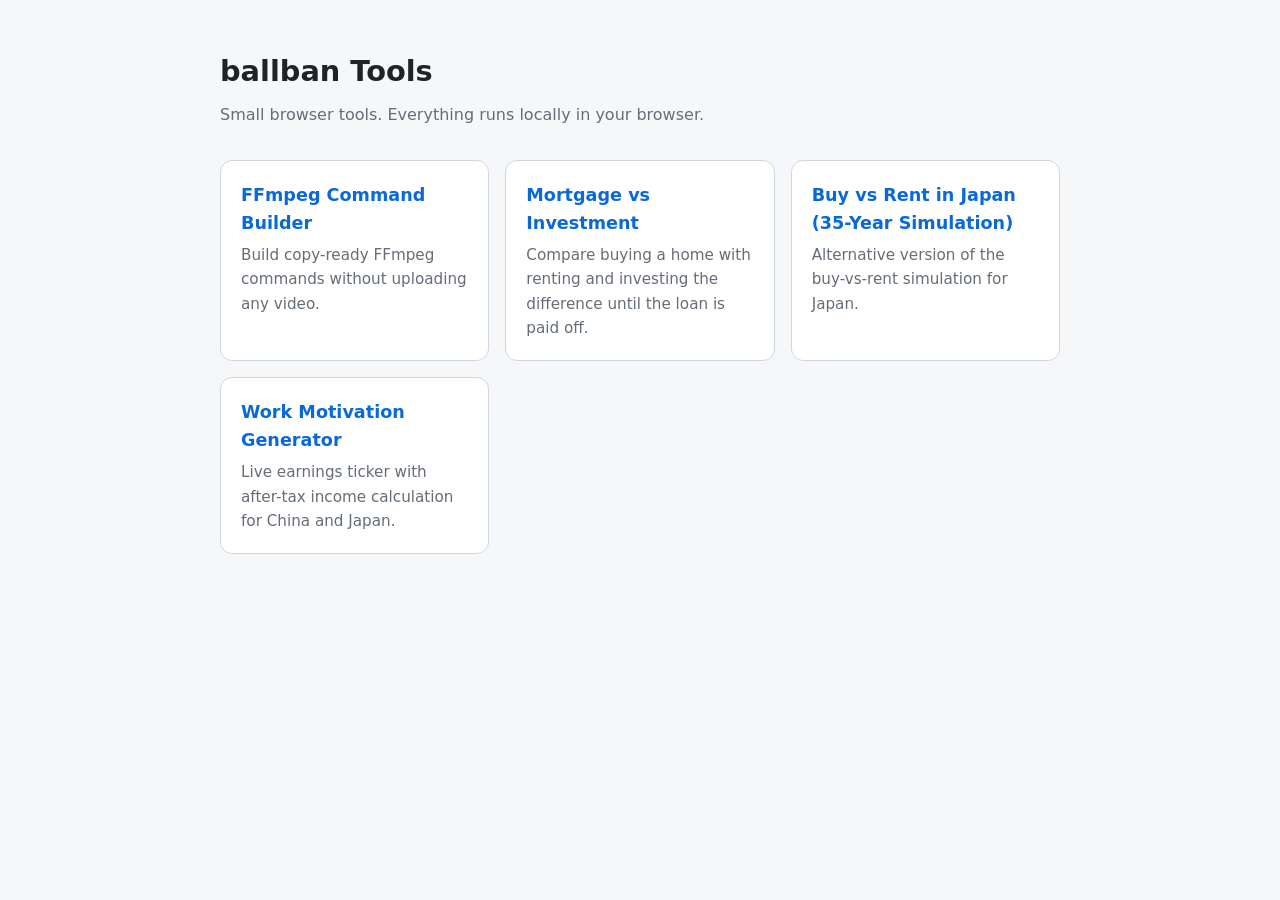
<file: web/index.html>
<!doctype html>
<html lang="en">
  <head>
    <meta charset="UTF-8" />
    <meta name="viewport" content="width=device-width, initial-scale=1" />
    <meta name="description" content="Index of ballban's browser tools." />
    <title>ballban Tools</title>
    <style>
      :root {
        color-scheme: light dark;
        --bg: #f6f7f9;
        --card: #ffffff;
        --text: #1f2328;
        --muted: #656d76;
        --border: #d0d7de;
        --accent: #0969da;
      }

      @media (prefers-color-scheme: dark) {
        :root {
          --bg: #0d1117;
          --card: #161b22;
          --text: #e6edf3;
          --muted: #8d96a0;
          --border: #30363d;
          --accent: #4493f8;
        }
      }

      * {
        box-sizing: border-box;
      }

      body {
        margin: 0;
        background: var(--bg);
        color: var(--text);
        font-family: system-ui, -apple-system, "Segoe UI", "Hiragino Sans", "Microsoft YaHei", sans-serif;
        line-height: 1.6;
      }

      main {
        max-width: 880px;
        margin: 0 auto;
        padding: 48px 20px;
      }

      h1 {
        margin: 0 0 8px;
        font-size: 1.8rem;
      }

      .subtitle {
        margin: 0 0 32px;
        color: var(--muted);
      }

      ul {
        display: grid;
        grid-template-columns: repeat(auto-fill, minmax(260px, 1fr));
        gap: 16px;
        margin: 0;
        padding: 0;
        list-style: none;
      }

      a {
        display: block;
        height: 100%;
        padding: 20px;
        border: 1px solid var(--border);
        border-radius: 12px;
        background: var(--card);
        color: inherit;
        text-decoration: none;
        transition: border-color 0.15s, transform 0.15s;
      }

      a:hover,
      a:focus-visible {
        border-color: var(--accent);
        transform: translateY(-2px);
      }

      .name {
        margin: 0 0 6px;
        color: var(--accent);
        font-size: 1.1rem;
        font-weight: 600;
      }

      .desc {
        margin: 0;
        color: var(--muted);
        font-size: 0.95rem;
      }
    </style>
  </head>
  <body>
    <main>
      <h1>ballban Tools</h1>
      <p class="subtitle">Small browser tools. Everything runs locally in your browser.</p>
      <ul>
        <li>
          <a href="./ffmpeg-command-builder/">
            <p class="name">FFmpeg Command Builder</p>
            <p class="desc">Build copy-ready FFmpeg commands without uploading any video.</p>
          </a>
        </li>
        <li>
          <a href="./mortgage-investment-comparator/">
            <p class="name">Mortgage vs Investment</p>
            <p class="desc">Compare buying a home with renting and investing the difference until the loan is paid off.</p>
          </a>
        </li>
        <li>
          <a href="./mortgage-investment-comparator-claude/">
            <p class="name">Buy vs Rent in Japan (35-Year Simulation)</p>
            <p class="desc">Alternative version of the buy-vs-rent simulation for Japan.</p>
          </a>
        </li>
        <li>
          <a href="./work-motivation-generator/">
            <p class="name">Work Motivation Generator</p>
            <p class="desc">Live earnings ticker with after-tax income calculation for China and Japan.</p>
          </a>
        </li>
      </ul>
    </main>
  </body>
</html>
</file>
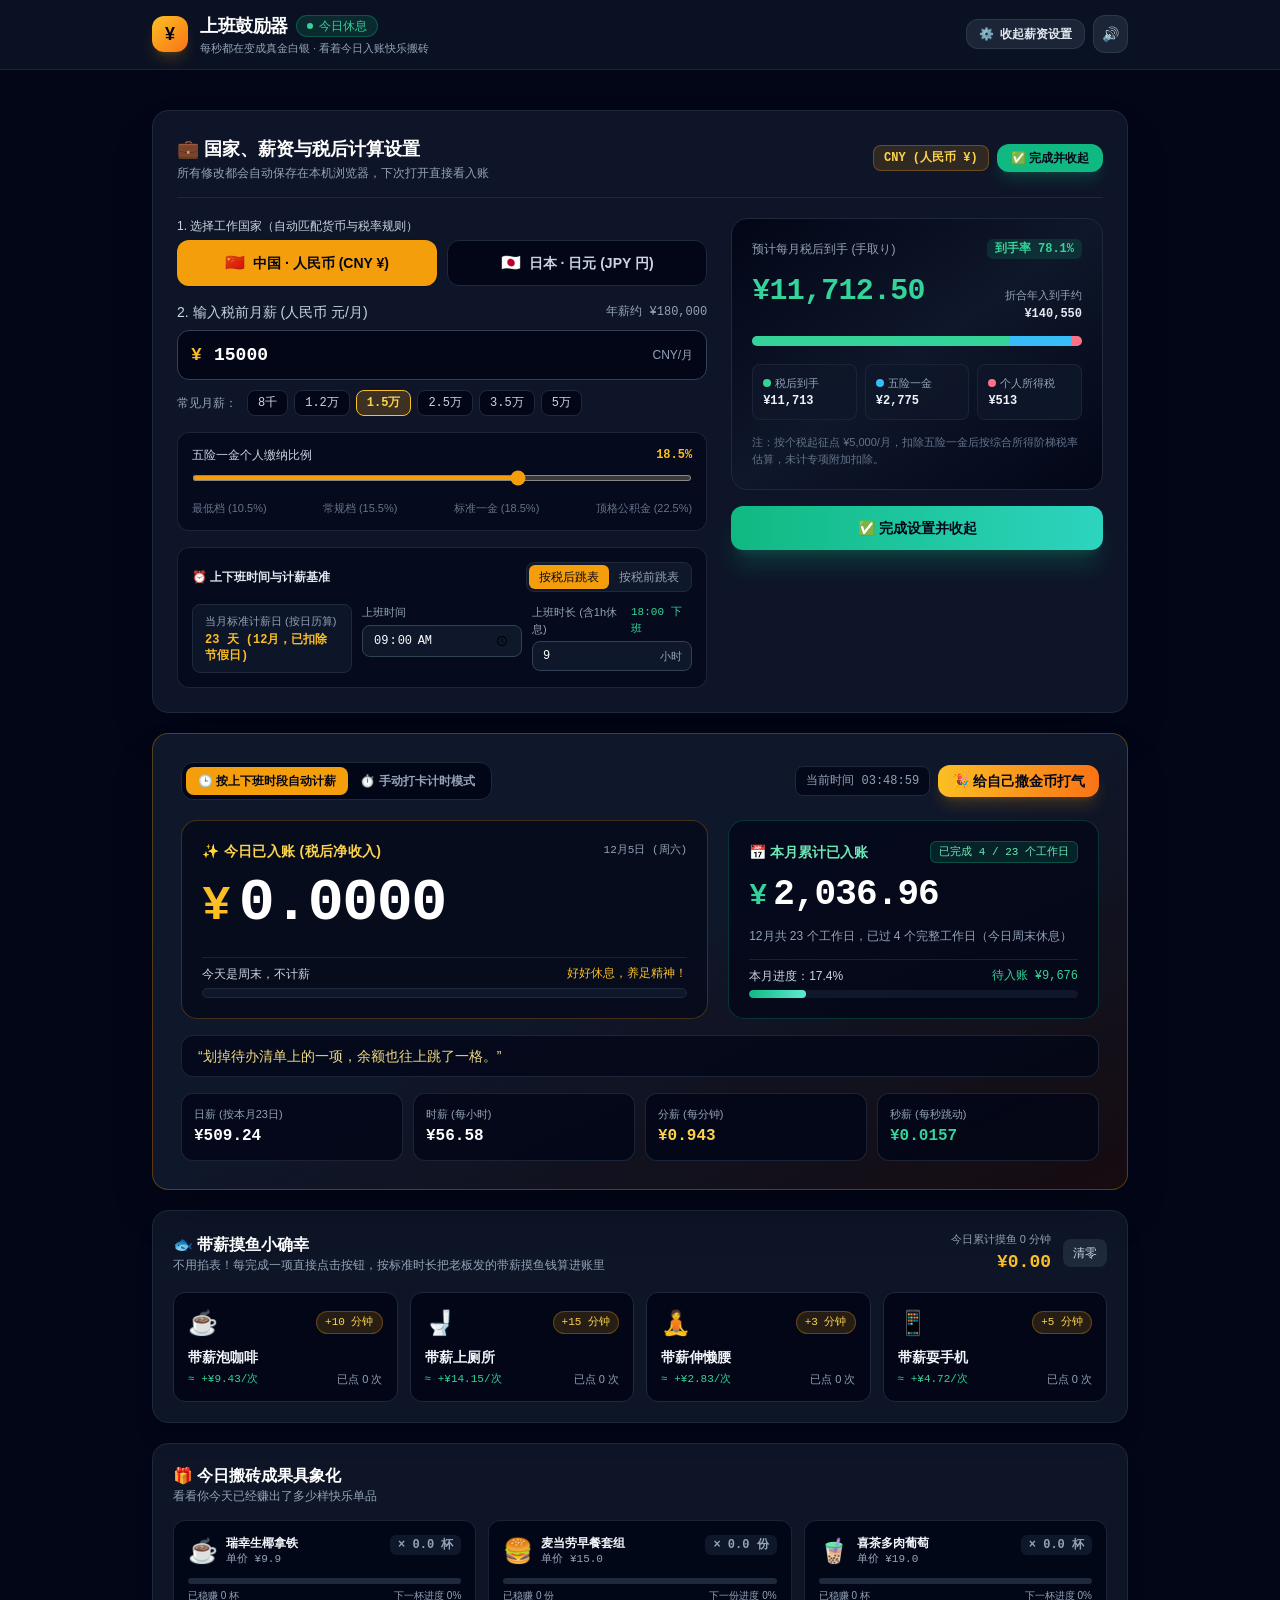
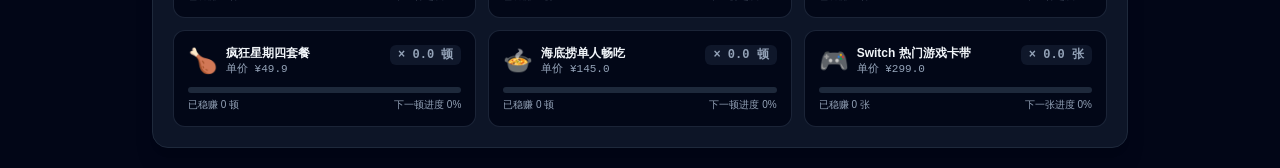
<file: work-motivation-generator/index.html>
<!DOCTYPE html>
<html lang="zh-CN">
<head>
  <meta charset="UTF-8">
  <meta name="viewport" content="width=device-width, initial-scale=1.0">
  <title>上班鼓励器 · 实时薪资与中日税后收入计算器</title>
  <!-- Local copy of the Tailwind Play CDN script (MIT): styles are generated in the browser, so no build step and works offline. -->
  <script src="js/vendor/tailwindcss-3.4.17.js"></script>
  <link rel="stylesheet" href="css/app.css">
</head>
<body class="bg-slate-950 text-slate-100 min-h-screen selection:bg-amber-500 selection:text-slate-950">

  <!-- Toast Notification -->
  <div id="saveToast" class="fixed top-16 left-1/2 -translate-x-1/2 z-50 hidden px-4 py-2 rounded-xl bg-emerald-500 text-slate-950 font-bold text-xs sm:text-sm shadow-xl shadow-emerald-500/25 flex items-center gap-2 transition-all">
    <span>✅</span>
    <span id="saveToastText">设置已自动保存</span>
  </div>

  <!-- Top Header -->
  <header class="border-b border-slate-800/80 bg-slate-900/70 backdrop-blur-md sticky top-0 z-30">
    <div class="max-w-5xl mx-auto px-4 sm:px-6 py-3 flex flex-wrap items-center justify-between gap-3">
      <div class="flex items-center gap-3">
        <div class="w-9 h-9 rounded-xl bg-gradient-to-br from-amber-400 to-orange-500 flex items-center justify-center text-slate-950 font-extrabold text-lg shadow-lg shadow-amber-500/20">
          ¥
        </div>
        <div>
          <div class="flex items-center gap-2">
            <h1 class="font-bold text-base sm:text-lg tracking-tight text-white">上班鼓励器</h1>
            <span id="liveStatusBadge" class="inline-flex items-center gap-1.5 px-2.5 py-0.5 rounded-full text-xs font-medium bg-emerald-500/15 text-emerald-400 border border-emerald-500/30">
              <span class="w-1.5 h-1.5 rounded-full bg-emerald-400 animate-pulse"></span>
              <span id="liveStatusText">实时入账中</span>
            </span>
          </div>
          <p class="text-[11px] text-slate-400">每秒都在变成真金白银 · 看着今日入账快乐搬砖</p>
        </div>
      </div>

      <!-- Right Controls: Toggle Settings & Sound -->
      <div class="flex items-center gap-2">
        <button id="btnHeaderToggleSettings" type="button" class="px-3 py-1.5 rounded-xl bg-slate-800/90 hover:bg-slate-700/80 border border-slate-700/70 text-slate-200 text-xs font-semibold transition flex items-center gap-1.5">
          <span>⚙️</span>
          <span id="headerToggleSettingsLabel">展开薪资设置</span>
        </button>

        <button id="btnMuteToggle" type="button" class="p-2 rounded-xl bg-slate-800/90 hover:bg-slate-700/80 border border-slate-700/70 text-slate-300 text-xs sm:text-sm transition" title="切换金币音效">
          <span id="muteIcon">🔊</span>
        </button>
      </div>
    </div>
  </header>

  <main class="max-w-5xl mx-auto px-4 sm:px-6 py-5 space-y-5">

    <!-- Collapsed Settings Summary Bar (Shown when settings panel is collapsed) -->
    <div id="collapsedSettingsBar" class="hidden bg-slate-900/90 border border-slate-800 rounded-2xl px-4 py-3 shadow-lg flex flex-wrap items-center justify-between gap-3">
      <div class="flex flex-wrap items-center gap-2 sm:gap-3 text-xs sm:text-sm">
        <span id="summaryCountryBadge" class="px-2.5 py-1 rounded-lg bg-amber-500/15 border border-amber-500/30 text-amber-300 font-semibold">
          🇨🇳 中国 (CNY ¥)
        </span>
        <span class="text-slate-300">
          税前 <strong id="summaryGrossText" class="font-mono-num text-white">¥15,000</strong>
          <span class="text-slate-500 mx-1">→</span>
          税后到手 <strong id="summaryNetText" class="font-mono-num text-emerald-400">¥12,078.75</strong>
        </span>
        <span class="hidden md:inline text-slate-600">|</span>
        <span id="summaryScheduleText" class="text-xs text-slate-400 font-mono-num">
          09:00 - 18:00 · 本月 21 个工作日
        </span>
      </div>

      <button id="btnExpandSettings" type="button" class="px-3.5 py-1.5 rounded-xl bg-slate-800 hover:bg-slate-700 text-amber-300 border border-slate-700 text-xs font-semibold transition flex items-center gap-1">
        <span>✏️ 修改国家/薪资设置</span>
      </button>
    </div>

    <!-- Collapsible Settings Panel (Country + Salary + Tax + Work Hours + Save Button) -->
    <section id="settingsPanel" class="bg-slate-900/95 border border-slate-800 rounded-2xl p-5 sm:p-6 shadow-2xl space-y-5 transition-all">
      <div class="flex flex-wrap items-center justify-between gap-3 border-b border-slate-800 pb-4">
        <div>
          <h2 class="text-base sm:text-lg font-bold text-white flex items-center gap-2">
            <span>💼 国家、薪资与税后计算设置</span>
          </h2>
          <p id="countryRuleSubtitle" class="text-xs text-slate-400 mt-0.5">所有修改都会自动保存在本机浏览器，下次打开直接看入账</p>
        </div>

        <div class="flex items-center gap-2">
          <span id="currencyBadge" class="px-2.5 py-1 rounded-lg bg-amber-500/15 border border-amber-500/30 text-amber-300 font-mono-num text-xs font-semibold">
            CNY (人民币 ¥)
          </span>
          <button id="btnTopSaveSettings" type="button" class="px-3.5 py-1.5 rounded-xl bg-emerald-500 hover:bg-emerald-400 text-slate-950 font-bold text-xs shadow-lg shadow-emerald-500/20 transition flex items-center gap-1">
            <span>✅ 完成并收起</span>
          </button>
        </div>
      </div>

      <div class="grid grid-cols-1 lg:grid-cols-12 gap-6 items-start">
        <!-- Left Part of Settings: Country + Salary + Tax Options (7 cols) -->
        <div class="lg:col-span-7 space-y-4">

          <!-- Step 1: Country Selection (Moved inside Settings Panel) -->
          <div class="space-y-1.5">
            <label class="block text-xs font-medium text-slate-300">1. 选择工作国家（自动匹配货币与税率规则）</label>
            <div class="grid grid-cols-2 gap-2.5" role="group" aria-label="国家选择">
              <button id="btnCountryCN" type="button" class="py-2.5 px-4 rounded-xl text-xs sm:text-sm font-semibold transition-all flex items-center justify-center gap-2 bg-amber-500 text-slate-950 shadow">
                <span class="text-base">🇨🇳</span>
                <span>中国 · 人民币 (CNY ¥)</span>
              </button>
              <button id="btnCountryJP" type="button" class="py-2.5 px-4 rounded-xl text-xs sm:text-sm font-semibold transition-all flex items-center justify-center gap-2 bg-slate-950 border border-slate-800 text-slate-300 hover:text-white">
                <span class="text-base">🇯🇵</span>
                <span>日本 · 日元 (JPY 円)</span>
              </button>
            </div>
          </div>

          <!-- Step 2: Monthly Gross Salary Input -->
          <div class="space-y-2">
            <label for="inputGrossSalary" class="block text-xs sm:text-sm font-medium text-slate-300 flex items-center justify-between">
              <span>2. 输入税前月薪 (<span id="labelGrossUnit">人民币 元/月</span>)</span>
              <span id="annualGrossHint" class="text-xs text-slate-400 font-mono-num">年薪约 ¥180,000</span>
            </label>
            <div class="relative">
              <span id="inputCurrencyPrefix" class="absolute left-3.5 top-1/2 -translate-y-1/2 text-amber-400 font-bold font-mono-num text-lg">¥</span>
              <input
                id="inputGrossSalary"
                type="number"
                min="0"
                step="500"
                value="15000"
                class="w-full pl-9 pr-16 py-2.5 bg-slate-950 border border-slate-700 focus:border-amber-400 focus:ring-2 focus:ring-amber-400/20 rounded-xl text-white font-mono-num text-lg font-bold outline-none transition"
              />
              <span id="inputCurrencySuffix" class="absolute right-3.5 top-1/2 -translate-y-1/2 text-xs text-slate-400 font-medium">CNY/月</span>
            </div>

            <!-- Quick Presets -->
            <div class="pt-0.5 flex flex-wrap items-center gap-1.5">
              <span class="text-xs text-slate-400 mr-1">常见月薪：</span>
              <div id="salaryPresetContainer" class="flex flex-wrap gap-1.5">
                <!-- Populated by JS -->
              </div>
            </div>
          </div>

          <!-- Step 3: Country-Specific Tax Options -->
          <div id="cnTaxOptions" class="space-y-3 bg-slate-950/70 p-3.5 rounded-xl border border-slate-800/90">
            <div class="flex items-center justify-between">
              <label for="sliderCnSocialRate" class="text-xs font-medium text-slate-300">五险一金个人缴纳比例</label>
              <span id="labelCnSocialRate" class="text-xs font-mono-num font-semibold text-amber-400">18.5%</span>
            </div>
            <input id="sliderCnSocialRate" type="range" min="8" max="24" step="0.5" value="18.5" class="w-full h-1.5 bg-slate-800 rounded-lg cursor-pointer" />
            <div class="flex justify-between text-[11px] text-slate-500">
              <button type="button" data-cn-rate="10.5" class="cn-rate-preset hover:text-amber-400 transition">最低档 (10.5%)</button>
              <button type="button" data-cn-rate="15.5" class="cn-rate-preset hover:text-amber-400 transition">常规档 (15.5%)</button>
              <button type="button" data-cn-rate="18.5" class="cn-rate-preset hover:text-amber-400 transition">标准一金 (18.5%)</button>
              <button type="button" data-cn-rate="22.5" class="cn-rate-preset hover:text-amber-400 transition">顶格公积金 (22.5%)</button>
            </div>
          </div>

          <div id="jpTaxOptions" class="hidden space-y-3 bg-slate-950/70 p-3.5 rounded-xl border border-slate-800/90">
            <div class="flex items-center justify-between">
              <label for="selectJpAgeGroup" class="text-xs font-medium text-slate-300">年龄段 (影响介護保険料)</label>
              <select id="selectJpAgeGroup" class="bg-slate-900 border border-slate-700 rounded-lg px-2.5 py-1.5 text-xs text-white outline-none focus:border-amber-400">
                <option value="under40" selected>40岁未满 (健康保険+子育て支援金+厚生年金+雇用保険 ≈ 14.7%)</option>
                <option value="over40">40~64岁 (含介護保険 ≈ 15.5%)</option>
              </select>
            </div>
            <div class="flex items-center justify-between pt-2 border-t border-slate-800/80">
              <label for="selectJpResidentTax" class="text-xs font-medium text-slate-300">住民税计入方式</label>
              <select id="selectJpResidentTax" class="bg-slate-900 border border-slate-700 rounded-lg px-2.5 py-1.5 text-xs text-white outline-none focus:border-amber-400">
                <option value="standard" selected>含住民税 (日本工作第2年起标准手取り)</option>
                <option value="firstYear">免住民税 (来日/新卒第1年手取り)</option>
              </select>
            </div>
          </div>

          <!-- Step 4: Work Hours & Standard Month Workdays Info -->
          <div class="bg-slate-950/70 p-3.5 rounded-xl border border-slate-800/90 space-y-3">
            <div class="flex flex-wrap items-center justify-between gap-2">
              <span class="text-xs font-semibold text-slate-200">⏰ 上下班时间与计薪基准</span>
              <div class="inline-flex rounded-lg bg-slate-900 p-0.5 border border-slate-800 text-xs">
                <button id="btnUseNet" type="button" class="px-2.5 py-1 rounded-md font-medium bg-amber-500 text-slate-950 transition">按税后跳表</button>
                <button id="btnUseGross" type="button" class="px-2.5 py-1 rounded-md font-medium text-slate-400 hover:text-white transition">按税前跳表</button>
              </div>
            </div>

            <div class="grid grid-cols-1 sm:grid-cols-3 gap-2.5">
              <div class="bg-slate-900/90 border border-slate-800 rounded-lg px-3 py-2 flex flex-col justify-center">
                <span class="text-[11px] text-slate-400">当月标准计薪日 (按日历算)</span>
                <span id="autoWorkDaysDisplay" class="text-xs font-mono-num font-bold text-amber-400 mt-0.5">21 天 (本月工作日)</span>
              </div>
              <div>
                <label for="inputStartTime" class="block text-[11px] text-slate-400 mb-1">上班时间</label>
                <input id="inputStartTime" type="time" value="09:00" class="w-full px-2.5 py-1.5 bg-slate-900 border border-slate-700 rounded-lg text-xs font-mono-num text-white outline-none focus:border-amber-400" />
              </div>
              <div>
                <div class="flex items-center justify-between mb-1">
                  <label for="inputWorkHours" class="text-[11px] text-slate-400">上班时长 (含1h休息)</label>
                  <span id="autoEndTimeHint" class="text-[11px] font-mono-num text-emerald-400">18:00 下班</span>
                </div>
                <div class="relative">
                  <input id="inputWorkHours" type="number" min="1" max="24" step="0.5" value="9" class="w-full pl-2.5 pr-10 py-1.5 bg-slate-900 border border-slate-700 rounded-lg text-xs font-mono-num text-white outline-none focus:border-amber-400" />
                  <span class="absolute right-2.5 top-1/2 -translate-y-1/2 text-[11px] text-slate-400">小时</span>
                </div>
              </div>
            </div>
          </div>
        </div>

        <!-- Right Part of Settings: Tax Calculation Result & Save Action (5 cols) -->
        <div class="lg:col-span-5 space-y-4">
          <div class="bg-gradient-to-br from-slate-950 via-slate-900 to-slate-950 rounded-2xl p-4 sm:p-5 border border-slate-800 space-y-3.5">
            <div class="flex items-center justify-between">
              <span class="text-xs font-medium text-slate-400">预计每月税后到手 (手取り)</span>
              <span id="takeHomePercentBadge" class="px-2 py-0.5 rounded-md text-xs font-mono-num font-semibold bg-emerald-500/15 text-emerald-400">
                到手率 80.5%
              </span>
            </div>

            <div class="flex items-baseline justify-between gap-2">
              <div id="displayNetMonthly" class="text-2xl sm:text-3xl font-extrabold font-mono-num text-emerald-400 tracking-tight">
                ¥12,078.75
              </div>
              <div class="text-right">
                <span class="text-[11px] text-slate-400">折合年入到手约</span>
                <div id="displayNetAnnual" class="text-xs font-mono-num font-semibold text-slate-200">¥144,945</div>
              </div>
            </div>

            <!-- Visual Bar Breakdown -->
            <div class="w-full h-2.5 rounded-full bg-slate-800 overflow-hidden flex">
              <div id="barNet" class="bg-emerald-400 h-full transition-all duration-300" style="width: 80%"></div>
              <div id="barSocial" class="bg-sky-400 h-full transition-all duration-300" style="width: 15%"></div>
              <div id="barTax" class="bg-rose-400 h-full transition-all duration-300" style="width: 5%"></div>
            </div>

            <!-- Itemized Deductions -->
            <div class="grid grid-cols-3 gap-2 pt-1 text-xs">
              <div class="bg-slate-900/90 p-2.5 rounded-lg border border-slate-800/80">
                <div class="flex items-center gap-1 text-slate-400 text-[11px]">
                  <span class="w-2 h-2 rounded-full bg-emerald-400"></span>
                  <span id="labelBreakdownNet">税后到手</span>
                </div>
                <div id="valBreakdownNet" class="font-mono-num font-bold text-slate-100 mt-0.5">¥12,079</div>
              </div>
              <div class="bg-slate-900/90 p-2.5 rounded-lg border border-slate-800/80">
                <div class="flex items-center gap-1 text-slate-400 text-[11px]">
                  <span class="w-2 h-2 rounded-full bg-sky-400"></span>
                  <span id="labelBreakdownSocial">五险一金</span>
                </div>
                <div id="valBreakdownSocial" class="font-mono-num font-bold text-slate-100 mt-0.5">¥2,775</div>
              </div>
              <div class="bg-slate-900/90 p-2.5 rounded-lg border border-slate-800/80">
                <div class="flex items-center gap-1 text-slate-400 text-[11px]">
                  <span class="w-2 h-2 rounded-full bg-rose-400"></span>
                  <span id="labelBreakdownTax">个人所得税</span>
                </div>
                <div id="valBreakdownTax" class="font-mono-num font-bold text-slate-100 mt-0.5">¥146</div>
              </div>
            </div>

            <p id="taxFormulaNote" class="text-[11px] text-slate-500 leading-relaxed">
              注：按个税起征点 ¥5,000/月，扣除五险一金后按综合所得阶梯税率估算，未计专项附加扣除。
            </p>
          </div>

          <!-- Primary Save & Collapse Button -->
          <button id="btnSaveAndCollapse" type="button" class="w-full py-3 px-4 rounded-xl bg-gradient-to-r from-emerald-500 to-teal-400 hover:from-emerald-400 hover:to-teal-300 text-slate-950 font-extrabold text-sm shadow-xl shadow-emerald-500/20 active:scale-[0.99] transition flex items-center justify-center gap-2">
            <span>✅ 完成设置并收起</span>
          </button>
        </div>
      </div>
    </section>

    <!-- Primary Focus Area: Today's Real-Time Earnings + Monthly Cumulative Earnings -->
    <section class="space-y-5">

      <!-- Hero Real-Time Earnings Card -->
      <div class="bg-gradient-to-br from-slate-900 via-slate-900 to-amber-950/30 border border-amber-500/30 rounded-2xl p-6 sm:p-7 shadow-2xl ticker-glow relative overflow-hidden">
        <!-- Mode Switcher Bar -->
        <div class="flex flex-wrap items-center justify-between gap-2 mb-5">
          <div class="inline-flex rounded-xl bg-slate-950/90 p-1 border border-slate-800">
            <button id="btnModeSchedule" type="button" class="px-3 py-1.5 rounded-lg text-xs font-semibold bg-amber-500 text-slate-950 transition">
              🕒 按上下班时段自动计薪
            </button>
            <button id="btnModeStopwatch" type="button" class="px-3 py-1.5 rounded-lg text-xs font-semibold text-slate-400 hover:text-white transition">
              ⏱️ 手动打卡计时模式
            </button>
          </div>

          <div class="flex items-center gap-2">
            <span id="currentClockDisplay" class="text-xs font-mono-num text-slate-400 bg-slate-950/80 px-2.5 py-1.5 rounded-lg border border-slate-800">
              当前时间 --:--:--
            </span>
            <button id="btnCheerCoins" type="button" class="px-3.5 py-1.5 rounded-xl bg-gradient-to-r from-amber-400 to-orange-500 hover:from-amber-300 hover:to-orange-400 text-slate-950 font-bold text-xs sm:text-sm shadow-lg shadow-amber-500/20 active:scale-95 transition flex items-center gap-1.5">
              <span>🎉 给自己撒金币打气</span>
            </button>
          </div>
        </div>

        <!-- Stopwatch Controls (shown when in Stopwatch mode) -->
        <div id="stopwatchControls" class="hidden mb-4 flex items-center gap-2 bg-slate-950/80 p-3 rounded-xl border border-slate-800">
          <button id="btnStopwatchToggle" type="button" class="px-4 py-1.5 rounded-lg bg-emerald-500 hover:bg-emerald-400 text-slate-950 font-bold text-xs transition">
            ▶️ 开始计时赚钱
          </button>
          <button id="btnStopwatchReset" type="button" class="px-3 py-1.5 rounded-lg bg-slate-800 hover:bg-slate-700 text-slate-300 text-xs transition">
            🔄 清零重算
          </button>
          <span id="stopwatchElapsedText" class="ml-auto font-mono-num text-xs text-slate-400">已累计工作: 00:00:00</span>
        </div>

        <!-- Two-Column Hero Display: Today's Live Earnings (Left) + Month Cumulative Earnings (Right) -->
        <div class="grid grid-cols-1 lg:grid-cols-12 gap-5 items-stretch my-2">

          <!-- Today's Real-time Income (7 cols) -->
          <div class="lg:col-span-7 bg-slate-950/60 border border-amber-500/25 rounded-2xl p-5 flex flex-col justify-between">
            <div>
              <div class="flex items-center justify-between gap-2">
                <span id="tickerTitleLabel" class="text-xs sm:text-sm font-semibold text-amber-300 tracking-wide">
                  ✨ 今日已入账 (<span id="tickerBasisLabel">税后净收入</span>)
                </span>
                <span id="todayDateBadge" class="text-[11px] font-mono-num text-slate-400">
                  --月--日
                </span>
              </div>

              <div class="py-3 flex items-baseline gap-2">
                <span id="heroCurrencySymbol" class="text-3xl sm:text-5xl font-extrabold text-amber-400 font-mono-num">¥</span>
                <span id="heroLiveAmount" class="text-4xl sm:text-6xl font-extrabold text-white font-mono-num tracking-tight">
                  0.0000
                </span>
              </div>
            </div>

            <!-- Today's Workday Progress Bar -->
            <div class="space-y-1.5 pt-2 border-t border-slate-800/80">
              <div class="flex justify-between text-xs">
                <span id="workProgressText" class="text-slate-300 font-medium">今日搬砖进度：0.0%</span>
                <span id="timeRemainingText" class="font-mono-num text-amber-400">距离下班还有 --:--:--</span>
              </div>
              <div class="w-full h-2.5 bg-slate-900 rounded-full overflow-hidden border border-slate-800 p-0.5">
                <div id="workProgressBar" class="h-full rounded-full bg-gradient-to-r from-amber-500 via-orange-400 to-emerald-400 transition-all duration-300" style="width: 0%"></div>
              </div>
            </div>
          </div>

          <!-- Monthly Cumulative Income Card (5 cols) -->
          <div class="lg:col-span-5 bg-slate-950/75 border border-emerald-500/25 rounded-2xl p-5 flex flex-col justify-between space-y-3">
            <div>
              <div class="flex items-center justify-between gap-2">
                <span class="text-xs sm:text-sm font-semibold text-emerald-300 flex items-center gap-1.5">
                  <span>📅 本月累计已入账</span>
                </span>
                <span id="monthCalendarBadge" class="px-2 py-0.5 rounded-md text-[11px] font-mono-num bg-emerald-500/15 text-emerald-300 border border-emerald-500/30">
                  本月第 -- 个工作日
                </span>
              </div>

              <div class="py-3 flex items-baseline gap-1.5">
                <span class="text-2xl sm:text-3xl font-extrabold text-emerald-400 font-mono-num">¥</span>
                <span id="monthCumulativeAmount" class="text-3xl sm:text-4xl font-extrabold text-white font-mono-num tracking-tight">
                  0.00
                </span>
              </div>

              <p id="monthWorkdaysSummary" class="text-xs text-slate-400 leading-relaxed">
                本月共 21 个标准工作日，已过去 0 天 + 今日实时入账
              </p>
            </div>

            <!-- Month Progress Bar -->
            <div class="space-y-1.5 pt-2 border-t border-slate-800/80">
              <div class="flex justify-between text-xs">
                <span id="monthProgressPercentText" class="text-slate-300 font-medium">本月进度：0.0%</span>
                <span id="monthRemainingIncomeText" class="font-mono-num text-emerald-400">本月待赚 ¥0</span>
              </div>
              <div class="w-full h-2 bg-slate-900 rounded-full overflow-hidden">
                <div id="monthProgressBar" class="h-full rounded-full bg-gradient-to-r from-emerald-500 to-teal-300 transition-all duration-300" style="width: 0%"></div>
              </div>
            </div>
          </div>

        </div>

        <!-- Quote Banner (auto-rotates every 60 seconds) -->
        <div class="flex items-center bg-slate-950/75 border border-slate-800/90 rounded-xl px-4 py-2.5 mt-4">
          <p id="motivationalQuote" class="text-xs sm:text-sm text-amber-200/95 font-medium">
            “稳住！你现在不是在坐牢，你是在按秒读取老板钱包里的余额。”
          </p>
        </div>

        <!-- 4 Rate Granularity Cards -->
        <div class="grid grid-cols-2 sm:grid-cols-4 gap-2.5 mt-4">
          <div class="bg-slate-950/80 border border-slate-800/90 rounded-xl p-3">
            <div class="text-[11px] text-slate-400">日薪 (<span id="rateDayNote">按本月21日</span>)</div>
            <div id="ratePerDay" class="font-mono-num font-bold text-sm sm:text-base text-white mt-0.5">¥575.18</div>
          </div>
          <div class="bg-slate-950/80 border border-slate-800/90 rounded-xl p-3">
            <div class="text-[11px] text-slate-400">时薪 (每小时)</div>
            <div id="ratePerHour" class="font-mono-num font-bold text-sm sm:text-base text-white mt-0.5">¥63.91</div>
          </div>
          <div class="bg-slate-950/80 border border-slate-800/90 rounded-xl p-3">
            <div class="text-[11px] text-slate-400">分薪 (每分钟)</div>
            <div id="ratePerMinute" class="font-mono-num font-bold text-sm sm:text-base text-amber-300 mt-0.5">¥1.065</div>
          </div>
          <div class="bg-slate-950/80 border border-slate-800/90 rounded-xl p-3">
            <div class="text-[11px] text-slate-400">秒薪 (每秒跳动)</div>
            <div id="ratePerSecond" class="font-mono-num font-bold text-sm sm:text-base text-emerald-400 mt-0.5">¥0.0178</div>
          </div>
        </div>
      </div>

      <!-- One-Click Paid Slacking Bonus ("带薪摸鱼 · 点一次直接加标准时长") -->
      <div class="bg-slate-900/90 border border-slate-800 rounded-2xl p-5 shadow-xl space-y-4">
        <div class="flex flex-wrap items-center justify-between gap-2">
          <div>
            <h2 class="text-base font-bold text-white flex items-center gap-2">
              <span>🐟 带薪摸鱼小确幸</span>
            </h2>
            <p class="text-xs text-slate-400">不用掐表！每完成一项直接点击按钮，按标准时长把老板发的带薪摸鱼钱算进账里</p>
          </div>

          <div class="flex items-center gap-3">
            <div class="text-right">
              <span id="slackingMinutesLabel" class="text-[11px] text-slate-400 block">今日累计摸鱼 0 分钟</span>
              <span id="slackingTotalEarned" class="font-mono-num font-extrabold text-base sm:text-lg text-amber-400">¥0.00</span>
            </div>
            <button id="btnResetSlack" type="button" class="px-2.5 py-1.5 rounded-lg bg-slate-800 hover:bg-slate-700 text-slate-300 text-xs transition" title="清空今日摸鱼累计">
              清零
            </button>
          </div>
        </div>

        <div class="grid grid-cols-2 sm:grid-cols-4 gap-3">
          <button type="button" data-slack-key="coffee" data-slack-min="10" class="slack-btn p-3.5 rounded-xl bg-slate-950 hover:bg-slate-800/90 active:scale-95 border border-slate-800 hover:border-amber-500/50 text-left transition group">
            <div class="flex items-center justify-between">
              <span class="text-2xl">☕</span>
              <span id="slackCount-coffee" class="text-[11px] font-mono-num px-2 py-0.5 rounded-full bg-amber-500/15 text-amber-300 border border-amber-500/30">
                +10 分钟
              </span>
            </div>
            <div class="text-xs sm:text-sm font-bold text-slate-100 mt-2">带薪泡咖啡</div>
            <div class="flex items-center justify-between text-[11px] text-slate-400 mt-1">
              <span id="slackPrice-coffee" class="font-mono-num text-emerald-400">≈ +¥10.65/次</span>
              <span id="slackTimes-coffee">已点 0 次</span>
            </div>
          </button>

          <button type="button" data-slack-key="restroom" data-slack-min="15" class="slack-btn p-3.5 rounded-xl bg-slate-950 hover:bg-slate-800/90 active:scale-95 border border-slate-800 hover:border-amber-500/50 text-left transition group">
            <div class="flex items-center justify-between">
              <span class="text-2xl">🚽</span>
              <span id="slackCount-restroom" class="text-[11px] font-mono-num px-2 py-0.5 rounded-full bg-amber-500/15 text-amber-300 border border-amber-500/30">
                +15 分钟
              </span>
            </div>
            <div class="text-xs sm:text-sm font-bold text-slate-100 mt-2">带薪上厕所</div>
            <div class="flex items-center justify-between text-[11px] text-slate-400 mt-1">
              <span id="slackPrice-restroom" class="font-mono-num text-emerald-400">≈ +¥15.98/次</span>
              <span id="slackTimes-restroom">已点 0 次</span>
            </div>
          </button>

          <button type="button" data-slack-key="stretch" data-slack-min="3" class="slack-btn p-3.5 rounded-xl bg-slate-950 hover:bg-slate-800/90 active:scale-95 border border-slate-800 hover:border-amber-500/50 text-left transition group">
            <div class="flex items-center justify-between">
              <span class="text-2xl">🧘</span>
              <span id="slackCount-stretch" class="text-[11px] font-mono-num px-2 py-0.5 rounded-full bg-amber-500/15 text-amber-300 border border-amber-500/30">
                +3 分钟
              </span>
            </div>
            <div class="text-xs sm:text-sm font-bold text-slate-100 mt-2">带薪伸懒腰</div>
            <div class="flex items-center justify-between text-[11px] text-slate-400 mt-1">
              <span id="slackPrice-stretch" class="font-mono-num text-emerald-400">≈ +¥3.20/次</span>
              <span id="slackTimes-stretch">已点 0 次</span>
            </div>
          </button>

          <button type="button" data-slack-key="phone" data-slack-min="5" class="slack-btn p-3.5 rounded-xl bg-slate-950 hover:bg-slate-800/90 active:scale-95 border border-slate-800 hover:border-amber-500/50 text-left transition group">
            <div class="flex items-center justify-between">
              <span class="text-2xl">📱</span>
              <span id="slackCount-phone" class="text-[11px] font-mono-num px-2 py-0.5 rounded-full bg-amber-500/15 text-amber-300 border border-amber-500/30">
                +5 分钟
              </span>
            </div>
            <div class="text-xs sm:text-sm font-bold text-slate-100 mt-2">带薪耍手机</div>
            <div class="flex items-center justify-between text-[11px] text-slate-400 mt-1">
              <span id="slackPrice-phone" class="font-mono-num text-emerald-400">≈ +¥5.33/次</span>
              <span id="slackTimes-phone">已点 0 次</span>
            </div>
          </button>
        </div>
      </div>

      <!-- Tangible Rewards Equivalent Grid ("今日搬砖战利品折算") -->
      <div class="bg-slate-900/90 border border-slate-800 rounded-2xl p-5 shadow-xl space-y-4">
        <div class="flex items-center justify-between">
          <div>
            <h2 class="text-base font-bold text-white">🎁 今日搬砖成果具象化</h2>
            <p id="rewardSubtitle" class="text-xs text-slate-400">看看你今天已经赚出了多少样快乐单品</p>
          </div>
        </div>

        <div id="rewardsGrid" class="grid grid-cols-1 sm:grid-cols-2 lg:grid-cols-3 gap-3">
          <!-- Dynamically rendered based on country & today's earnings -->
        </div>
      </div>

    </section>
  </main>

  <script src="js/quotes.js"></script>
  <script src="js/calendar.js"></script>
  <script src="js/tax.js"></script>
  <script src="js/app.js"></script>
</body>
</html>
</file>
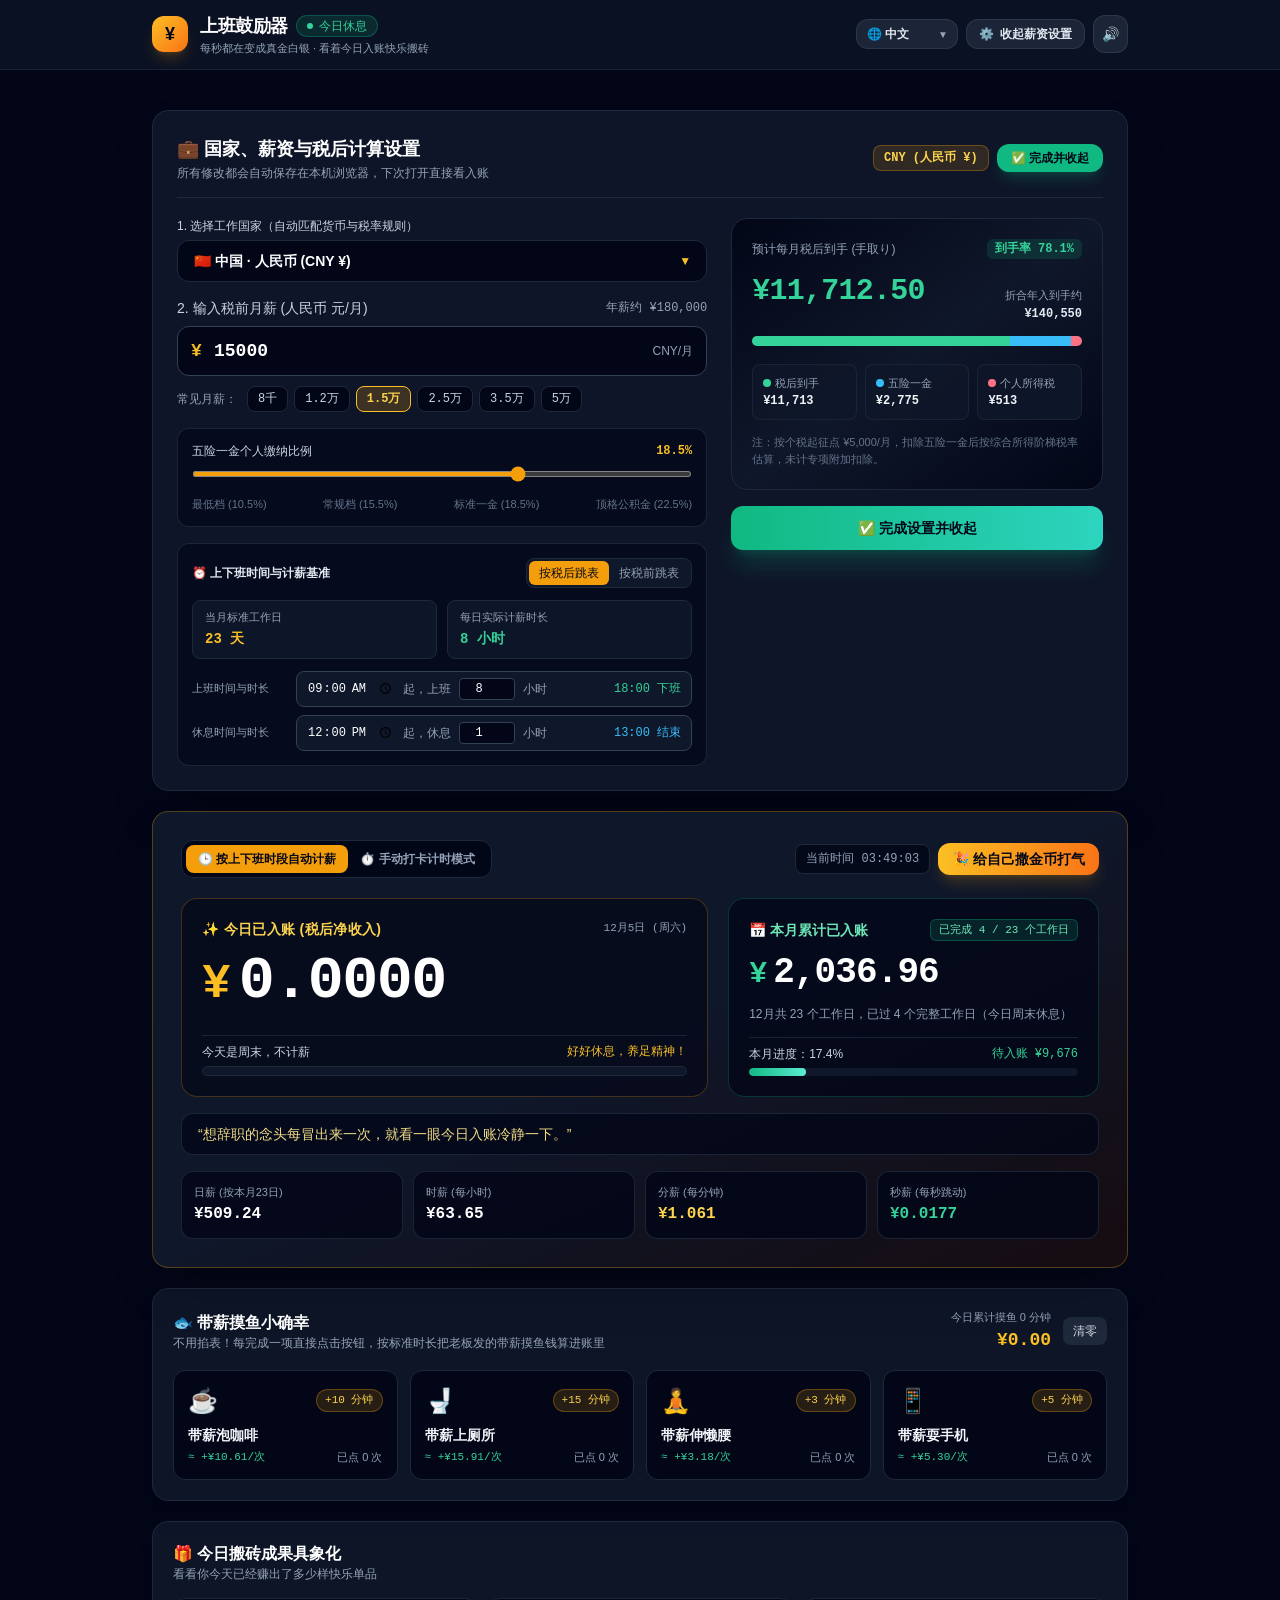
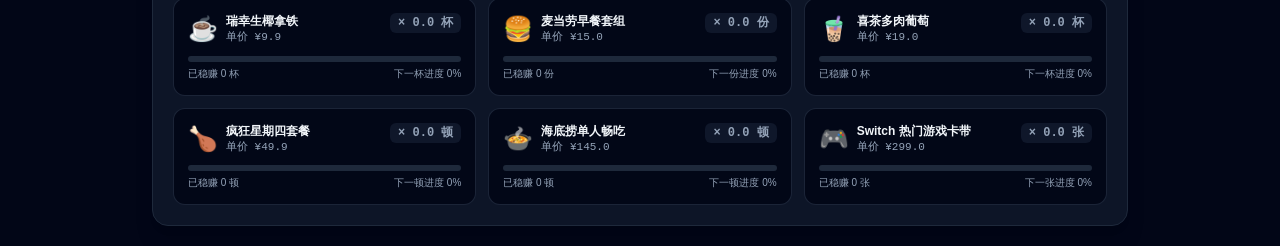
<file: web/work-motivation-generator/index.html>
<!DOCTYPE html>
<html lang="zh-CN">
<head>
  <meta charset="UTF-8">
  <meta name="viewport" content="width=device-width, initial-scale=1.0">
  <title>上班鼓励器 · 实时薪资与中日税后收入计算器</title>
  <!-- Local copy of the Tailwind Play CDN script (MIT): styles are generated in the browser, so no build step and works offline. -->
  <script src="js/vendor/tailwindcss-3.4.17.js"></script>
  <link rel="stylesheet" href="css/app.css">
</head>
<body class="bg-slate-950 text-slate-100 min-h-screen selection:bg-amber-500 selection:text-slate-950">

  <!-- Toast Notification -->
  <div id="saveToast" class="fixed top-16 left-1/2 -translate-x-1/2 z-50 hidden px-4 py-2 rounded-xl bg-emerald-500 text-slate-950 font-bold text-xs sm:text-sm shadow-xl shadow-emerald-500/25 flex items-center gap-2 transition-all">
    <span>✅</span>
    <span id="saveToastText">设置已自动保存</span>
  </div>

  <!-- Top Header -->
  <header class="border-b border-slate-800/80 bg-slate-900/70 backdrop-blur-md sticky top-0 z-30">
    <div class="max-w-5xl mx-auto px-4 sm:px-6 py-3 flex flex-wrap items-center justify-between gap-3">
      <div class="flex items-center gap-3">
        <div class="currency-symbol w-9 h-9 rounded-xl bg-gradient-to-br from-amber-400 to-orange-500 flex items-center justify-center text-slate-950 font-extrabold text-lg shadow-lg shadow-amber-500/20">
          ¥
        </div>
        <div>
          <div class="flex items-center gap-2">
            <h1 data-i18n="app.name" class="font-bold text-base sm:text-lg tracking-tight text-white">上班鼓励器</h1>
            <span id="liveStatusBadge" class="inline-flex items-center gap-1.5 px-2.5 py-0.5 rounded-full text-xs font-medium bg-emerald-500/15 text-emerald-400 border border-emerald-500/30">
              <span class="w-1.5 h-1.5 rounded-full bg-emerald-400 animate-pulse"></span>
              <span id="liveStatusText">实时入账中</span>
            </span>
          </div>
          <p data-i18n="app.tagline" class="text-[11px] text-slate-400">每秒都在变成真金白银 · 看着今日入账快乐搬砖</p>
        </div>
      </div>

      <!-- Right Controls: Language, Toggle Settings & Sound -->
      <div class="flex items-center gap-2">
        <div class="relative">
          <select id="selectLanguage" aria-label="界面语言" data-i18n-aria-label="header.language" class="appearance-none [color-scheme:dark] cursor-pointer pl-2.5 pr-7 py-1.5 rounded-xl bg-slate-800/90 hover:bg-slate-700/80 border border-slate-700/70 text-slate-200 text-xs font-semibold transition focus:outline-none focus:ring-2 focus:ring-amber-500/60">
            <option value="zh" lang="zh-CN">🌐 中文</option>
            <option value="en" lang="en">🌐 English</option>
            <option value="ja" lang="ja">🌐 日本語</option>
            <option value="ko" lang="ko">🌐 한국어</option>
          </select>
          <span aria-hidden="true" class="pointer-events-none absolute right-2.5 top-1/2 -translate-y-1/2 text-[10px] text-slate-400">▼</span>
        </div>

        <button id="btnHeaderToggleSettings" type="button" class="px-3 py-1.5 rounded-xl bg-slate-800/90 hover:bg-slate-700/80 border border-slate-700/70 text-slate-200 text-xs font-semibold transition flex items-center gap-1.5">
          <span>⚙️</span>
          <span id="headerToggleSettingsLabel">展开薪资设置</span>
        </button>

        <button id="btnMuteToggle" type="button" data-i18n-title="header.muteTitle" class="p-2 rounded-xl bg-slate-800/90 hover:bg-slate-700/80 border border-slate-700/70 text-slate-300 text-xs sm:text-sm transition" title="切换金币音效">
          <span id="muteIcon">🔊</span>
        </button>
      </div>
    </div>
  </header>

  <main class="max-w-5xl mx-auto px-4 sm:px-6 py-5 space-y-5">

    <!-- Collapsed Settings Summary Bar (Shown when settings panel is collapsed) -->
    <div id="collapsedSettingsBar" class="hidden bg-slate-900/90 border border-slate-800 rounded-2xl px-4 py-3 shadow-lg flex flex-wrap items-center justify-between gap-3">
      <div class="flex flex-wrap items-center gap-2 sm:gap-3 text-xs sm:text-sm">
        <span id="summaryCountryBadge" class="px-2.5 py-1 rounded-lg bg-amber-500/15 border border-amber-500/30 text-amber-300 font-semibold">
          🇨🇳 中国 (CNY ¥)
        </span>
        <span class="text-slate-300">
          <span data-i18n="summary.gross">税前</span> <strong id="summaryGrossText" class="font-mono-num text-white">¥15,000</strong>
          <span class="text-slate-500 mx-1">→</span>
          <span data-i18n="summary.net">税后到手</span> <strong id="summaryNetText" class="font-mono-num text-emerald-400">¥12,078.75</strong>
        </span>
        <span class="hidden md:inline text-slate-600">|</span>
        <span id="summaryScheduleText" class="text-xs text-slate-400 font-mono-num">
          09:00 - 18:00 · 本月 21 个工作日
        </span>
      </div>

      <button id="btnExpandSettings" type="button" class="px-3.5 py-1.5 rounded-xl bg-slate-800 hover:bg-slate-700 text-amber-300 border border-slate-700 text-xs font-semibold transition flex items-center gap-1">
        <span data-i18n="summary.edit">✏️ 修改国家/薪资设置</span>
      </button>
    </div>

    <!-- Collapsible Settings Panel (Country + Salary + Tax + Work Hours + Save Button) -->
    <section id="settingsPanel" class="bg-slate-900/95 border border-slate-800 rounded-2xl p-5 sm:p-6 shadow-2xl space-y-5 transition-all">
      <div class="flex flex-wrap items-center justify-between gap-3 border-b border-slate-800 pb-4">
        <div>
          <h2 class="text-base sm:text-lg font-bold text-white flex items-center gap-2">
            <span data-i18n="settings.title">💼 国家、薪资与税后计算设置</span>
          </h2>
          <p id="countryRuleSubtitle" data-i18n="settings.subtitle" class="text-xs text-slate-400 mt-0.5">所有修改都会自动保存在本机浏览器，下次打开直接看入账</p>
        </div>

        <div class="flex items-center gap-2">
          <span id="currencyBadge" class="px-2.5 py-1 rounded-lg bg-amber-500/15 border border-amber-500/30 text-amber-300 font-mono-num text-xs font-semibold">
            CNY (人民币 ¥)
          </span>
          <button id="btnTopSaveSettings" type="button" class="px-3.5 py-1.5 rounded-xl bg-emerald-500 hover:bg-emerald-400 text-slate-950 font-bold text-xs shadow-lg shadow-emerald-500/20 transition flex items-center gap-1">
            <span data-i18n="settings.doneTop">✅ 完成并收起</span>
          </button>
        </div>
      </div>

      <div class="grid grid-cols-1 lg:grid-cols-12 gap-6 items-start">
        <!-- Left Part of Settings: Country + Salary + Tax Options (7 cols) -->
        <div class="lg:col-span-7 space-y-4">

          <!-- Step 1: Country Selection (Moved inside Settings Panel) -->
          <div class="space-y-1.5">
            <label for="selectCountry" data-i18n="settings.countryLabel" class="block text-xs font-medium text-slate-300">1. 选择工作国家（自动匹配货币与税率规则）</label>
            <div class="relative">
              <!-- Option text (flag + translated name) is rendered by renderCountryUI. -->
              <select id="selectCountry" class="appearance-none [color-scheme:dark] cursor-pointer w-full pl-4 pr-10 py-2.5 rounded-xl bg-slate-950 border border-slate-800 hover:border-slate-700 text-white text-sm font-semibold transition focus:outline-none focus:ring-2 focus:ring-amber-500/60">
                <option value="CN">🇨🇳 中国 · 人民币 (CNY ¥)</option>
                <option value="JP">🇯🇵 日本 · 日元 (JPY 円)</option>
                <option value="US">🇺🇸 美国纽约 · 美元 (USD $)</option>
                <option value="KR">🇰🇷 韩国首尔 · 韩元 (KRW ₩)</option>
              </select>
              <span aria-hidden="true" class="pointer-events-none absolute right-4 top-1/2 -translate-y-1/2 text-xs text-amber-400">▼</span>
            </div>
          </div>

          <!-- Step 2: Monthly Gross Salary Input -->
          <div class="space-y-2">
            <label for="inputGrossSalary" class="block text-xs sm:text-sm font-medium text-slate-300 flex items-center justify-between">
              <span><span data-i18n="settings.grossLabel">2. 输入税前月薪</span> (<span id="labelGrossUnit">人民币 元/月</span>)</span>
              <span id="annualGrossHint" class="text-xs text-slate-400 font-mono-num">年薪约 ¥180,000</span>
            </label>
            <div class="relative">
              <span id="inputCurrencyPrefix" class="currency-symbol absolute left-3.5 top-1/2 -translate-y-1/2 text-amber-400 font-bold font-mono-num text-lg">¥</span>
              <input
                id="inputGrossSalary"
                type="number"
                min="0"
                step="500"
                value="15000"
                class="w-full pl-9 pr-16 py-2.5 bg-slate-950 border border-slate-700 focus:border-amber-400 focus:ring-2 focus:ring-amber-400/20 rounded-xl text-white font-mono-num text-lg font-bold outline-none transition"
              />
              <span id="inputCurrencySuffix" class="absolute right-3.5 top-1/2 -translate-y-1/2 text-xs text-slate-400 font-medium">CNY/月</span>
            </div>

            <!-- Quick Presets -->
            <div class="pt-0.5 flex flex-wrap items-center gap-1.5">
              <span data-i18n="settings.presets" class="text-xs text-slate-400 mr-1">常见月薪：</span>
              <div id="salaryPresetContainer" class="flex flex-wrap gap-1.5">
                <!-- Populated by JS -->
              </div>
            </div>
          </div>

          <!-- Step 3: Country-Specific Tax Options -->
          <div id="cnTaxOptions" class="space-y-3 bg-slate-950/70 p-3.5 rounded-xl border border-slate-800/90">
            <div class="flex items-center justify-between">
              <label for="sliderCnSocialRate" data-i18n="settings.cnSocialLabel" class="text-xs font-medium text-slate-300">五险一金个人缴纳比例</label>
              <span id="labelCnSocialRate" class="text-xs font-mono-num font-semibold text-amber-400">18.5%</span>
            </div>
            <input id="sliderCnSocialRate" type="range" min="8" max="24" step="0.5" value="18.5" class="w-full h-1.5 bg-slate-800 rounded-lg cursor-pointer" />
            <div class="flex justify-between text-[11px] text-slate-500">
              <button type="button" data-cn-rate="10.5" data-i18n="settings.cnRateMin" class="cn-rate-preset hover:text-amber-400 transition">最低档 (10.5%)</button>
              <button type="button" data-cn-rate="15.5" data-i18n="settings.cnRateNormal" class="cn-rate-preset hover:text-amber-400 transition">常规档 (15.5%)</button>
              <button type="button" data-cn-rate="18.5" data-i18n="settings.cnRateStandard" class="cn-rate-preset hover:text-amber-400 transition">标准一金 (18.5%)</button>
              <button type="button" data-cn-rate="22.5" data-i18n="settings.cnRateMax" class="cn-rate-preset hover:text-amber-400 transition">顶格公积金 (22.5%)</button>
            </div>
          </div>

          <div id="deductionTaxOptions" class="hidden space-y-3 bg-slate-950/70 p-3.5 rounded-xl border border-slate-800/90">
            <div class="flex items-center justify-between">
              <label id="labelDeductionRateTitle" for="sliderDeductionRate" class="text-xs font-medium text-slate-300">总扣除率 (社会保険+所得税+住民税)</label>
              <span id="labelDeductionRate" class="text-xs font-mono-num font-semibold text-amber-400">20.8%</span>
            </div>
            <input id="sliderDeductionRate" type="range" min="5" max="55" step="0.1" value="20.8" class="w-full h-1.5 bg-slate-800 rounded-lg cursor-pointer" />
            <div class="text-[11px] text-slate-500">
              <button id="btnAutoDeductionRate" type="button" class="hover:text-amber-400 transition">按工资自动估算中 (20.8%)</button>
            </div>
          </div>

          <!-- Step 4: Work Hours & Standard Month Workdays Info -->
          <div class="bg-slate-950/70 p-3.5 rounded-xl border border-slate-800/90 space-y-3">
            <div class="flex flex-wrap items-center justify-between gap-2">
              <span data-i18n="settings.scheduleTitle" class="text-xs font-semibold text-slate-200">⏰ 上下班时间与计薪基准</span>
              <div class="inline-flex rounded-lg bg-slate-900 p-0.5 border border-slate-800 text-xs">
                <button id="btnUseNet" type="button" data-i18n="settings.useNet" class="px-2.5 py-1 rounded-md font-medium bg-amber-500 text-slate-950 transition">按税后跳表</button>
                <button id="btnUseGross" type="button" data-i18n="settings.useGross" class="px-2.5 py-1 rounded-md font-medium text-slate-400 hover:text-white transition">按税前跳表</button>
              </div>
            </div>

            <!-- Read-only values derived from the calendar and the schedule below -->
            <div class="grid grid-cols-2 gap-2.5">
              <div class="bg-slate-900/90 border border-slate-800 rounded-lg px-3 py-2">
                <span data-i18n="settings.monthWorkdays" class="block text-[11px] text-slate-400">当月标准工作日</span>
                <span id="autoWorkDaysDisplay" class="text-sm font-mono-num font-bold text-amber-400">21 天</span>
              </div>
              <div class="bg-slate-900/90 border border-slate-800 rounded-lg px-3 py-2">
                <span data-i18n="settings.paidHours" class="block text-[11px] text-slate-400">每日实际计薪时长</span>
                <span id="paidHoursHint" class="text-sm font-mono-num font-bold text-emerald-400">8 小时</span>
              </div>
            </div>

            <div class="space-y-2">
              <div class="flex flex-wrap items-center gap-x-2 gap-y-1.5">
                <span data-i18n="settings.workRow" class="w-24 shrink-0 text-[11px] text-slate-400">上班时间与时长</span>
                <div class="flex flex-1 flex-wrap items-center gap-2 bg-slate-900 border border-slate-700 rounded-lg px-2.5 py-1.5 text-xs text-slate-400 focus-within:border-amber-400">
                  <input id="inputStartTime" type="time" value="09:00" aria-label="上班时间" data-i18n-aria-label="settings.workStartAria" class="bg-transparent font-mono-num text-white outline-none" />
                  <span data-i18n="settings.workMid">起，上班</span>
                  <input id="inputWorkHours" type="number" min="1" max="24" step="0.5" value="8" aria-label="工作时长" data-i18n-aria-label="settings.workHoursAria" class="w-14 px-1.5 py-0.5 bg-slate-950 border border-slate-700 rounded text-center font-mono-num text-white outline-none focus:border-amber-400" />
                  <span data-i18n="settings.workUnit">小时</span>
                  <span id="autoEndTimeHint" class="ml-auto font-mono-num text-emerald-400">18:00 下班</span>
                </div>
              </div>
              <div class="flex flex-wrap items-center gap-x-2 gap-y-1.5">
                <span data-i18n="settings.breakRow" class="w-24 shrink-0 text-[11px] text-slate-400">休息时间与时长</span>
                <div class="flex flex-1 flex-wrap items-center gap-2 bg-slate-900 border border-slate-700 rounded-lg px-2.5 py-1.5 text-xs text-slate-400 focus-within:border-amber-400">
                  <input id="inputBreakStartTime" type="time" value="12:00" aria-label="休息开始时间" data-i18n-aria-label="settings.breakStartAria" class="bg-transparent font-mono-num text-white outline-none" />
                  <span data-i18n="settings.breakMid">起，休息</span>
                  <input id="inputBreakHours" type="number" min="0" max="12" step="0.25" value="1" aria-label="休息时长" data-i18n-aria-label="settings.breakHoursAria" class="w-14 px-1.5 py-0.5 bg-slate-950 border border-slate-700 rounded text-center font-mono-num text-white outline-none focus:border-amber-400" />
                  <span data-i18n="settings.breakUnit">小时</span>
                  <span id="breakEndHint" class="ml-auto font-mono-num text-sky-400">13:00 结束</span>
                </div>
              </div>
            </div>
          </div>
        </div>

        <!-- Right Part of Settings: Tax Calculation Result & Save Action (5 cols) -->
        <div class="lg:col-span-5 space-y-4">
          <div class="bg-gradient-to-br from-slate-950 via-slate-900 to-slate-950 rounded-2xl p-4 sm:p-5 border border-slate-800 space-y-3.5">
            <div class="flex items-center justify-between">
              <span data-i18n="result.netTitle" class="text-xs font-medium text-slate-400">预计每月税后到手 (手取り)</span>
              <span id="takeHomePercentBadge" class="px-2 py-0.5 rounded-md text-xs font-mono-num font-semibold bg-emerald-500/15 text-emerald-400">
                到手率 80.5%
              </span>
            </div>

            <div class="flex items-baseline justify-between gap-2">
              <div id="displayNetMonthly" class="text-2xl sm:text-3xl font-extrabold font-mono-num text-emerald-400 tracking-tight">
                ¥12,078.75
              </div>
              <div class="text-right">
                <span data-i18n="result.annualNet" class="text-[11px] text-slate-400">折合年入到手约</span>
                <div id="displayNetAnnual" class="text-xs font-mono-num font-semibold text-slate-200">¥144,945</div>
              </div>
            </div>

            <!-- Visual Bar Breakdown -->
            <div class="w-full h-2.5 rounded-full bg-slate-800 overflow-hidden flex">
              <div id="barNet" class="bg-emerald-400 h-full transition-all duration-300" style="width: 80%"></div>
              <div id="barSocial" class="bg-sky-400 h-full transition-all duration-300" style="width: 15%"></div>
              <div id="barTax" class="bg-rose-400 h-full transition-all duration-300" style="width: 5%"></div>
            </div>

            <!-- Itemized Deductions -->
            <div class="grid grid-cols-3 gap-2 pt-1 text-xs">
              <div class="bg-slate-900/90 p-2.5 rounded-lg border border-slate-800/80">
                <div class="flex items-center gap-1 text-slate-400 text-[11px]">
                  <span class="w-2 h-2 rounded-full bg-emerald-400"></span>
                  <span id="labelBreakdownNet">税后到手</span>
                </div>
                <div id="valBreakdownNet" class="font-mono-num font-bold text-slate-100 mt-0.5">¥12,079</div>
              </div>
              <div class="bg-slate-900/90 p-2.5 rounded-lg border border-slate-800/80">
                <div class="flex items-center gap-1 text-slate-400 text-[11px]">
                  <span class="w-2 h-2 rounded-full bg-sky-400"></span>
                  <span id="labelBreakdownSocial">五险一金</span>
                </div>
                <div id="valBreakdownSocial" class="font-mono-num font-bold text-slate-100 mt-0.5">¥2,775</div>
              </div>
              <div class="bg-slate-900/90 p-2.5 rounded-lg border border-slate-800/80">
                <div class="flex items-center gap-1 text-slate-400 text-[11px]">
                  <span class="w-2 h-2 rounded-full bg-rose-400"></span>
                  <span id="labelBreakdownTax">个人所得税</span>
                </div>
                <div id="valBreakdownTax" class="font-mono-num font-bold text-slate-100 mt-0.5">¥146</div>
              </div>
            </div>

            <p id="taxFormulaNote" class="text-[11px] text-slate-500 leading-relaxed">
              注：按个税起征点 ¥5,000/月，扣除五险一金后按综合所得阶梯税率估算，未计专项附加扣除。
            </p>
          </div>

          <!-- Primary Save & Collapse Button -->
          <button id="btnSaveAndCollapse" type="button" class="w-full py-3 px-4 rounded-xl bg-gradient-to-r from-emerald-500 to-teal-400 hover:from-emerald-400 hover:to-teal-300 text-slate-950 font-extrabold text-sm shadow-xl shadow-emerald-500/20 active:scale-[0.99] transition flex items-center justify-center gap-2">
            <span data-i18n="settings.doneBottom">✅ 完成设置并收起</span>
          </button>
        </div>
      </div>
    </section>

    <!-- Primary Focus Area: Today's Real-Time Earnings + Monthly Cumulative Earnings -->
    <section class="space-y-5">

      <!-- Hero Real-Time Earnings Card -->
      <div class="bg-gradient-to-br from-slate-900 via-slate-900 to-amber-950/30 border border-amber-500/30 rounded-2xl p-6 sm:p-7 shadow-2xl ticker-glow relative overflow-hidden">
        <!-- Mode Switcher Bar -->
        <div class="flex flex-wrap items-center justify-between gap-2 mb-5">
          <div class="inline-flex rounded-xl bg-slate-950/90 p-1 border border-slate-800">
            <button id="btnModeSchedule" type="button" data-i18n="hero.modeSchedule" class="px-3 py-1.5 rounded-lg text-xs font-semibold bg-amber-500 text-slate-950 transition">
              🕒 按上下班时段自动计薪
            </button>
            <button id="btnModeStopwatch" type="button" data-i18n="hero.modeStopwatch" class="px-3 py-1.5 rounded-lg text-xs font-semibold text-slate-400 hover:text-white transition">
              ⏱️ 手动打卡计时模式
            </button>
          </div>

          <div class="flex items-center gap-2">
            <span id="currentClockDisplay" class="text-xs font-mono-num text-slate-400 bg-slate-950/80 px-2.5 py-1.5 rounded-lg border border-slate-800">
              当前时间 --:--:--
            </span>
            <button id="btnCheerCoins" type="button" class="px-3.5 py-1.5 rounded-xl bg-gradient-to-r from-amber-400 to-orange-500 hover:from-amber-300 hover:to-orange-400 text-slate-950 font-bold text-xs sm:text-sm shadow-lg shadow-amber-500/20 active:scale-95 transition flex items-center gap-1.5">
              <span data-i18n="hero.cheer">🎉 给自己撒金币打气</span>
            </button>
          </div>
        </div>

        <!-- Stopwatch Controls (shown when in Stopwatch mode) -->
        <div id="stopwatchControls" class="hidden mb-4 flex items-center gap-2 bg-slate-950/80 p-3 rounded-xl border border-slate-800">
          <button id="btnStopwatchToggle" type="button" class="px-4 py-1.5 rounded-lg bg-emerald-500 hover:bg-emerald-400 text-slate-950 font-bold text-xs transition">
            ▶️ 开始计时赚钱
          </button>
          <button id="btnStopwatchReset" type="button" data-i18n="stopwatch.reset" class="px-3 py-1.5 rounded-lg bg-slate-800 hover:bg-slate-700 text-slate-300 text-xs transition">
            🔄 清零重算
          </button>
          <span id="stopwatchElapsedText" class="ml-auto font-mono-num text-xs text-slate-400">已累计工作: 00:00:00</span>
        </div>

        <!-- Two-Column Hero Display: Today's Live Earnings (Left) + Month Cumulative Earnings (Right) -->
        <div class="grid grid-cols-1 lg:grid-cols-12 gap-5 items-stretch my-2">

          <!-- Today's Real-time Income (7 cols) -->
          <div class="lg:col-span-7 bg-slate-950/60 border border-amber-500/25 rounded-2xl p-5 flex flex-col justify-between">
            <div>
              <div class="flex items-center justify-between gap-2">
                <span id="tickerTitleLabel" class="text-xs sm:text-sm font-semibold text-amber-300 tracking-wide">
                  ✨ 今日已入账 (税后净收入)
                </span>
                <span id="todayDateBadge" class="text-[11px] font-mono-num text-slate-400">
                  --月--日
                </span>
              </div>

              <div class="py-3 flex items-baseline gap-2">
                <span id="heroCurrencySymbol" class="currency-symbol text-3xl sm:text-5xl font-extrabold text-amber-400 font-mono-num">¥</span>
                <span id="heroLiveAmount" class="text-4xl sm:text-6xl font-extrabold text-white font-mono-num tracking-tight">
                  0.0000
                </span>
              </div>
            </div>

            <!-- Today's Workday Progress Bar -->
            <div class="space-y-1.5 pt-2 border-t border-slate-800/80">
              <div class="flex justify-between text-xs">
                <span id="workProgressText" class="text-slate-300 font-medium">今日搬砖进度：0.0%</span>
                <span id="timeRemainingText" class="font-mono-num text-amber-400">距离下班还有 --:--:--</span>
              </div>
              <div class="w-full h-2.5 bg-slate-900 rounded-full overflow-hidden border border-slate-800 p-0.5">
                <div id="workProgressBar" class="h-full rounded-full bg-gradient-to-r from-amber-500 via-orange-400 to-emerald-400 transition-all duration-300" style="width: 0%"></div>
              </div>
            </div>
          </div>

          <!-- Monthly Cumulative Income Card (5 cols) -->
          <div class="lg:col-span-5 bg-slate-950/75 border border-emerald-500/25 rounded-2xl p-5 flex flex-col justify-between space-y-3">
            <div>
              <div class="flex items-center justify-between gap-2">
                <span class="text-xs sm:text-sm font-semibold text-emerald-300 flex items-center gap-1.5">
                  <span data-i18n="month.title">📅 本月累计已入账</span>
                </span>
                <span id="monthCalendarBadge" class="px-2 py-0.5 rounded-md text-[11px] font-mono-num bg-emerald-500/15 text-emerald-300 border border-emerald-500/30">
                  本月第 -- 个工作日
                </span>
              </div>

              <div class="py-3 flex items-baseline gap-1.5">
                <span class="currency-symbol text-2xl sm:text-3xl font-extrabold text-emerald-400 font-mono-num">¥</span>
                <span id="monthCumulativeAmount" class="text-3xl sm:text-4xl font-extrabold text-white font-mono-num tracking-tight">
                  0.00
                </span>
              </div>

              <p id="monthWorkdaysSummary" class="text-xs text-slate-400 leading-relaxed">
                本月共 21 个标准工作日，已过去 0 天 + 今日实时入账
              </p>
            </div>

            <!-- Month Progress Bar -->
            <div class="space-y-1.5 pt-2 border-t border-slate-800/80">
              <div class="flex justify-between text-xs">
                <span id="monthProgressPercentText" class="text-slate-300 font-medium">本月进度：0.0%</span>
                <span id="monthRemainingIncomeText" class="font-mono-num text-emerald-400">本月待赚 ¥0</span>
              </div>
              <div class="w-full h-2 bg-slate-900 rounded-full overflow-hidden">
                <div id="monthProgressBar" class="h-full rounded-full bg-gradient-to-r from-emerald-500 to-teal-300 transition-all duration-300" style="width: 0%"></div>
              </div>
            </div>
          </div>

        </div>

        <!-- Quote Banner (auto-rotates every 60 seconds) -->
        <div class="flex items-center bg-slate-950/75 border border-slate-800/90 rounded-xl px-4 py-2.5 mt-4">
          <p id="motivationalQuote" class="text-xs sm:text-sm text-amber-200/95 font-medium">
            “稳住！你现在不是在坐牢，你是在按秒读取老板钱包里的余额。”
          </p>
        </div>

        <!-- 4 Rate Granularity Cards -->
        <div class="grid grid-cols-2 sm:grid-cols-4 gap-2.5 mt-4">
          <div class="bg-slate-950/80 border border-slate-800/90 rounded-xl p-3">
            <div id="rateDayLabel" class="text-[11px] text-slate-400">日薪 (按本月21日)</div>
            <div id="ratePerDay" class="font-mono-num font-bold text-sm sm:text-base text-white mt-0.5">¥575.18</div>
          </div>
          <div class="bg-slate-950/80 border border-slate-800/90 rounded-xl p-3">
            <div data-i18n="rate.hour" class="text-[11px] text-slate-400">时薪 (每小时)</div>
            <div id="ratePerHour" class="font-mono-num font-bold text-sm sm:text-base text-white mt-0.5">¥63.91</div>
          </div>
          <div class="bg-slate-950/80 border border-slate-800/90 rounded-xl p-3">
            <div data-i18n="rate.minute" class="text-[11px] text-slate-400">分薪 (每分钟)</div>
            <div id="ratePerMinute" class="font-mono-num font-bold text-sm sm:text-base text-amber-300 mt-0.5">¥1.065</div>
          </div>
          <div class="bg-slate-950/80 border border-slate-800/90 rounded-xl p-3">
            <div data-i18n="rate.second" class="text-[11px] text-slate-400">秒薪 (每秒跳动)</div>
            <div id="ratePerSecond" class="font-mono-num font-bold text-sm sm:text-base text-emerald-400 mt-0.5">¥0.0178</div>
          </div>
        </div>
      </div>

      <!-- One-Click Paid Slacking Bonus ("带薪摸鱼 · 点一次直接加标准时长") -->
      <div class="bg-slate-900/90 border border-slate-800 rounded-2xl p-5 shadow-xl space-y-4">
        <div class="flex flex-wrap items-center justify-between gap-2">
          <div>
            <h2 class="text-base font-bold text-white flex items-center gap-2">
              <span data-i18n="slack.title">🐟 带薪摸鱼小确幸</span>
            </h2>
            <p data-i18n="slack.desc" class="text-xs text-slate-400">不用掐表！每完成一项直接点击按钮，按标准时长把老板发的带薪摸鱼钱算进账里</p>
          </div>

          <div class="flex items-center gap-3">
            <div class="text-right">
              <span id="slackingMinutesLabel" class="text-[11px] text-slate-400 block">今日累计摸鱼 0 分钟</span>
              <span id="slackingTotalEarned" class="font-mono-num font-extrabold text-base sm:text-lg text-amber-400">¥0.00</span>
            </div>
            <button id="btnResetSlack" type="button" data-i18n="slack.reset" data-i18n-title="slack.resetTitle" class="px-2.5 py-1.5 rounded-lg bg-slate-800 hover:bg-slate-700 text-slate-300 text-xs transition" title="清空今日摸鱼累计">
              清零
            </button>
          </div>
        </div>

        <div class="grid grid-cols-2 sm:grid-cols-4 gap-3">
          <button type="button" data-slack-key="coffee" data-slack-min="10" class="slack-btn p-3.5 rounded-xl bg-slate-950 hover:bg-slate-800/90 active:scale-95 border border-slate-800 hover:border-amber-500/50 text-left transition group">
            <div class="flex items-center justify-between">
              <span class="text-2xl">☕</span>
              <span id="slackCount-coffee" class="text-[11px] font-mono-num px-2 py-0.5 rounded-full bg-amber-500/15 text-amber-300 border border-amber-500/30">
                +10 分钟
              </span>
            </div>
            <div data-i18n="slack.coffee" class="text-xs sm:text-sm font-bold text-slate-100 mt-2">带薪泡咖啡</div>
            <div class="flex items-center justify-between text-[11px] text-slate-400 mt-1">
              <span id="slackPrice-coffee" class="font-mono-num text-emerald-400">≈ +¥10.65/次</span>
              <span id="slackTimes-coffee">已点 0 次</span>
            </div>
          </button>

          <button type="button" data-slack-key="restroom" data-slack-min="15" class="slack-btn p-3.5 rounded-xl bg-slate-950 hover:bg-slate-800/90 active:scale-95 border border-slate-800 hover:border-amber-500/50 text-left transition group">
            <div class="flex items-center justify-between">
              <span class="text-2xl">🚽</span>
              <span id="slackCount-restroom" class="text-[11px] font-mono-num px-2 py-0.5 rounded-full bg-amber-500/15 text-amber-300 border border-amber-500/30">
                +15 分钟
              </span>
            </div>
            <div data-i18n="slack.restroom" class="text-xs sm:text-sm font-bold text-slate-100 mt-2">带薪上厕所</div>
            <div class="flex items-center justify-between text-[11px] text-slate-400 mt-1">
              <span id="slackPrice-restroom" class="font-mono-num text-emerald-400">≈ +¥15.98/次</span>
              <span id="slackTimes-restroom">已点 0 次</span>
            </div>
          </button>

          <button type="button" data-slack-key="stretch" data-slack-min="3" class="slack-btn p-3.5 rounded-xl bg-slate-950 hover:bg-slate-800/90 active:scale-95 border border-slate-800 hover:border-amber-500/50 text-left transition group">
            <div class="flex items-center justify-between">
              <span class="text-2xl">🧘</span>
              <span id="slackCount-stretch" class="text-[11px] font-mono-num px-2 py-0.5 rounded-full bg-amber-500/15 text-amber-300 border border-amber-500/30">
                +3 分钟
              </span>
            </div>
            <div data-i18n="slack.stretch" class="text-xs sm:text-sm font-bold text-slate-100 mt-2">带薪伸懒腰</div>
            <div class="flex items-center justify-between text-[11px] text-slate-400 mt-1">
              <span id="slackPrice-stretch" class="font-mono-num text-emerald-400">≈ +¥3.20/次</span>
              <span id="slackTimes-stretch">已点 0 次</span>
            </div>
          </button>

          <button type="button" data-slack-key="phone" data-slack-min="5" class="slack-btn p-3.5 rounded-xl bg-slate-950 hover:bg-slate-800/90 active:scale-95 border border-slate-800 hover:border-amber-500/50 text-left transition group">
            <div class="flex items-center justify-between">
              <span class="text-2xl">📱</span>
              <span id="slackCount-phone" class="text-[11px] font-mono-num px-2 py-0.5 rounded-full bg-amber-500/15 text-amber-300 border border-amber-500/30">
                +5 分钟
              </span>
            </div>
            <div data-i18n="slack.phone" class="text-xs sm:text-sm font-bold text-slate-100 mt-2">带薪耍手机</div>
            <div class="flex items-center justify-between text-[11px] text-slate-400 mt-1">
              <span id="slackPrice-phone" class="font-mono-num text-emerald-400">≈ +¥5.33/次</span>
              <span id="slackTimes-phone">已点 0 次</span>
            </div>
          </button>
        </div>
      </div>

      <!-- Tangible Rewards Equivalent Grid ("今日搬砖战利品折算") -->
      <div class="bg-slate-900/90 border border-slate-800 rounded-2xl p-5 shadow-xl space-y-4">
        <div class="flex items-center justify-between">
          <div>
            <h2 data-i18n="rewards.title" class="text-base font-bold text-white">🎁 今日搬砖成果具象化</h2>
            <p id="rewardSubtitle" data-i18n="rewards.subtitle" class="text-xs text-slate-400">看看你今天已经赚出了多少样快乐单品</p>
          </div>
        </div>

        <div id="rewardsGrid" class="grid grid-cols-1 sm:grid-cols-2 lg:grid-cols-3 gap-3">
          <!-- Dynamically rendered based on country & today's earnings -->
        </div>
      </div>

    </section>
  </main>

  <script src="js/i18n.js"></script>
  <script src="js/quotes.js"></script>
  <script src="js/calendar.js"></script>
  <script src="js/tax.js"></script>
  <script src="js/app.js"></script>
</body>
</html>
</file>
<file: ffmpeg-command-builder/styles.css>
:root {
  color-scheme: light;
  --ink: #17212b;
  --muted: #66727e;
  --soft-muted: #98a4af;
  --line: #dce4e9;
  --surface: #ffffff;
  --canvas: #f3f7f8;
  --navy: #19364b;
  --navy-dark: #102839;
  --teal: #168a82;
  --teal-soft: #e7f6f3;
  --orange: #d56c4e;
  --orange-soft: #fff0ea;
  --danger: #bd403c;
  --danger-soft: #fff1f0;
  --shadow: 0 18px 44px rgba(24, 54, 75, 0.09);
}

* {
  box-sizing: border-box;
}

html {
  min-width: 320px;
  background: var(--canvas);
}

body {
  margin: 0;
  color: var(--ink);
  background:
    radial-gradient(circle at 92% 0%, rgba(22, 138, 130, 0.12), transparent 28rem),
    var(--canvas);
  font-family:
    Inter, "Noto Sans SC", "Microsoft YaHei", "PingFang SC", system-ui, sans-serif;
  line-height: 1.5;
}

button,
input,
select {
  font: inherit;
}

button,
select {
  cursor: pointer;
}

button:focus-visible,
input:focus-visible,
select:focus-visible,
.drop-zone:focus-visible,
#command-preview:focus-visible {
  outline: 3px solid rgba(22, 138, 130, 0.3);
  outline-offset: 2px;
}

code,
pre {
  font-family: "Cascadia Code", "SFMono-Regular", Consolas, "Liberation Mono", monospace;
}

.page-shell {
  width: min(1420px, calc(100% - 36px));
  margin: 0 auto;
  padding: 42px 0 34px;
}

.hero {
  display: flex;
  align-items: flex-end;
  justify-content: space-between;
  gap: 32px;
  margin-bottom: 24px;
}

.eyebrow,
.section-kicker {
  margin: 0 0 8px;
  color: var(--teal);
  font-size: 0.72rem;
  font-weight: 800;
  letter-spacing: 0.16em;
}

h1,
h2,
h3,
p {
  margin-top: 0;
}

h1 {
  max-width: 760px;
  margin-bottom: 13px;
  color: var(--navy-dark);
  font-size: clamp(2.2rem, 5vw, 4.3rem);
  letter-spacing: -0.055em;
  line-height: 1.02;
}

h2 {
  margin-bottom: 0;
  color: var(--navy-dark);
  font-size: 1.35rem;
  letter-spacing: -0.025em;
}

h3 {
  margin-bottom: 0;
  color: var(--navy-dark);
  font-size: 1.05rem;
}

.hero-copy {
  max-width: 740px;
  margin-bottom: 0;
  color: var(--muted);
  font-size: 1rem;
}

.hero-badge {
  display: flex;
  align-items: center;
  flex: 0 0 auto;
  gap: 11px;
  padding: 13px 17px 13px 13px;
  color: var(--navy);
  background: rgba(255, 255, 255, 0.72);
  border: 1px solid rgba(22, 138, 130, 0.2);
  border-radius: 16px;
  box-shadow: 0 10px 28px rgba(24, 54, 75, 0.06);
  font-size: 0.78rem;
  line-height: 1.25;
}

.hero-badge strong {
  color: var(--teal);
}

.hero-badge-mark {
  display: grid;
  width: 38px;
  height: 38px;
  place-items: center;
  color: #ffffff;
  background: var(--navy);
  border-radius: 11px;
  font-size: 1.3rem;
}

.notice {
  margin: 0 0 18px;
  padding: 11px 15px;
  color: #4d3b1a;
  background: #fff8e8;
  border: 1px solid #eed391;
  border-radius: 10px;
  font-size: 0.88rem;
}

.builder-layout {
  display: grid;
  grid-template-columns: minmax(0, 1.12fr) minmax(380px, 0.88fr);
  align-items: start;
  gap: 22px;
}

.panel {
  min-width: 0;
  background: var(--surface);
  border: 1px solid rgba(220, 228, 233, 0.95);
  border-radius: 18px;
  box-shadow: var(--shadow);
}

.settings-panel {
  padding: 25px 26px 8px;
}

.result-panel {
  position: sticky;
  top: 20px;
  padding: 25px 26px;
}

.panel-heading {
  display: flex;
  align-items: flex-start;
  justify-content: space-between;
  gap: 16px;
  margin-bottom: 22px;
}

.panel-note,
.shell-pill {
  display: inline-flex;
  align-items: center;
  min-height: 26px;
  padding: 4px 9px;
  color: var(--teal);
  background: var(--teal-soft);
  border-radius: 999px;
  font-size: 0.72rem;
  font-weight: 700;
}

.setting-group {
  padding: 4px 0 25px;
  border-bottom: 1px solid var(--line);
}

.setting-group + .setting-group {
  padding-top: 25px;
}

.setting-group:last-child {
  border-bottom: 0;
}

.group-heading {
  display: flex;
  align-items: flex-start;
  justify-content: space-between;
  gap: 16px;
  margin-bottom: 17px;
}

.group-index {
  display: inline-block;
  min-width: 28px;
  margin: 0 7px 0 0;
  color: var(--orange);
  font-size: 0.72rem;
  font-weight: 800;
  letter-spacing: 0.12em;
  vertical-align: middle;
}

.group-heading h3 {
  display: inline;
}

.group-description {
  max-width: 230px;
  color: var(--soft-muted);
  font-size: 0.73rem;
  text-align: right;
}

.drop-zone {
  position: relative;
  display: flex;
  min-height: 150px;
  flex-direction: column;
  align-items: center;
  justify-content: center;
  gap: 5px;
  padding: 21px;
  color: var(--muted);
  background:
    linear-gradient(135deg, rgba(231, 246, 243, 0.7), rgba(255, 255, 255, 0.86)),
    var(--surface);
  border: 1px dashed #9accc5;
  border-radius: 13px;
  text-align: center;
  transition:
    border-color 140ms ease,
    background 140ms ease,
    transform 140ms ease;
}

.drop-zone:hover,
.drop-zone.is-active {
  background: var(--teal-soft);
  border-color: var(--teal);
}

.drop-zone.is-active {
  transform: translateY(-2px);
}

.drop-zone strong {
  color: var(--navy);
  font-size: 0.93rem;
}

.drop-help {
  color: var(--soft-muted);
  font-size: 0.76rem;
}

.drop-icon {
  display: grid;
  width: 34px;
  height: 34px;
  place-items: center;
  margin-bottom: 4px;
  color: var(--teal);
  background: #ffffff;
  border: 1px solid #c2e1dc;
  border-radius: 50%;
  font-size: 1.25rem;
  font-weight: 800;
}

.file-details {
  display: flex;
  max-width: 100%;
  flex-direction: column;
  gap: 1px;
  margin-top: 8px;
  color: var(--navy);
  overflow: hidden;
}

.file-details strong {
  max-width: 100%;
  overflow: hidden;
  text-overflow: ellipsis;
  white-space: nowrap;
}

.file-details span {
  color: var(--muted);
  font-size: 0.75rem;
}

.text-button {
  padding: 0;
  color: var(--orange);
  background: transparent;
  border: 0;
  font-size: 0.76rem;
}

.text-button:hover {
  text-decoration: underline;
}

.field,
.check-field {
  margin-top: 14px;
}

.field label,
.check-field {
  color: var(--navy);
  font-size: 0.8rem;
  font-weight: 700;
}

.field label {
  display: flex;
  align-items: baseline;
  justify-content: space-between;
  gap: 8px;
  margin-bottom: 6px;
}

.label-note {
  color: var(--soft-muted);
  font-size: 0.7rem;
  font-weight: 500;
}

input[type="text"],
input[type="number"],
select {
  width: 100%;
  min-height: 39px;
  padding: 8px 10px;
  color: var(--ink);
  background: #ffffff;
  border: 1px solid var(--line);
  border-radius: 8px;
  outline: 0;
  transition:
    border-color 140ms ease,
    box-shadow 140ms ease,
    background 140ms ease;
}

input[type="text"]:hover,
input[type="number"]:hover,
select:hover {
  border-color: #a7b9c2;
}

input[type="text"]:focus,
input[type="number"]:focus,
select:focus {
  border-color: var(--teal);
  box-shadow: 0 0 0 3px rgba(22, 138, 130, 0.1);
}

input[readonly],
input:disabled,
select:disabled {
  color: var(--soft-muted);
  background: #f6f8f9;
  cursor: not-allowed;
}

.hint {
  margin: 6px 0 0;
  color: var(--soft-muted);
  font-size: 0.72rem;
}

.hint code {
  color: var(--muted);
}

.field-grid {
  display: grid;
  gap: 12px;
}

.two-columns {
  grid-template-columns: repeat(2, minmax(0, 1fr));
}

.crop-grid {
  display: grid;
  grid-template-columns: repeat(4, minmax(0, 1fr));
  gap: 10px;
  padding: 12px;
  background: #f7fafb;
  border: 1px solid #e8eef0;
  border-radius: 10px;
}

.conditional[hidden],
[hidden] {
  display: none !important;
}

.check-field {
  display: flex;
  align-items: center;
  gap: 8px;
  width: fit-content;
  color: var(--ink);
  cursor: pointer;
}

.check-field input {
  width: 16px;
  height: 16px;
  margin: 0;
  accent-color: var(--teal);
}

.align-end {
  align-self: end;
  min-height: 39px;
  margin-top: 0;
}

.field-error {
  min-height: 0;
  margin: 5px 0 0;
  color: var(--danger);
  font-size: 0.73rem;
}

.warning-text {
  margin: 6px 0 0;
  color: var(--orange);
  font-size: 0.73rem;
}

.validation-banner {
  margin-bottom: 16px;
  padding: 12px 14px;
  color: var(--danger);
  background: var(--danger-soft);
  border: 1px solid #f2c4c1;
  border-radius: 10px;
  font-size: 0.8rem;
}

.validation-banner strong {
  font-size: 0.82rem;
}

.validation-banner ul {
  margin: 6px 0 0;
  padding-left: 18px;
}

.output-card,
.summary-card,
.privacy-card {
  padding: 13px 14px;
  background: #f7fafb;
  border: 1px solid #e8eef0;
  border-radius: 10px;
}

.output-card + .output-card {
  margin-top: 9px;
}

.result-label,
.command-language {
  display: block;
  color: var(--soft-muted);
  font-size: 0.7rem;
  font-weight: 800;
  letter-spacing: 0.08em;
  text-transform: uppercase;
}

.output-card code {
  display: block;
  margin-top: 5px;
  color: var(--navy);
  overflow-wrap: anywhere;
  font-size: 0.82rem;
}

.command-card {
  margin-top: 17px;
  padding: 15px;
  background: var(--navy-dark);
  border-radius: 12px;
  box-shadow: 0 12px 25px rgba(16, 40, 57, 0.15);
}

.command-card-heading {
  display: flex;
  align-items: center;
  justify-content: space-between;
  gap: 10px;
}

.command-card .result-label {
  color: #9eb4c2;
}

.command-language {
  color: #6e8a9b;
  font-size: 0.64rem;
}

#command-preview {
  min-height: 146px;
  margin: 14px 0 16px;
  padding: 0;
  color: #e6f5f2;
  background: transparent;
  border: 0;
  outline: 0;
  overflow: auto;
  white-space: pre-wrap;
  overflow-wrap: anywhere;
  font-size: 0.82rem;
  line-height: 1.7;
}

.command-actions {
  display: flex;
  align-items: center;
  flex-wrap: wrap;
  gap: 8px;
}

.primary-button,
.secondary-button {
  min-height: 37px;
  padding: 7px 13px;
  border-radius: 8px;
  font-size: 0.78rem;
  font-weight: 800;
  transition:
    transform 140ms ease,
    opacity 140ms ease,
    background 140ms ease;
}

.primary-button {
  color: #ffffff;
  background: var(--teal);
  border: 1px solid var(--teal);
}

.secondary-button {
  color: #d5e4ea;
  background: transparent;
  border: 1px solid #557183;
}

.primary-button:not(:disabled):hover,
.secondary-button:not(:disabled):hover {
  transform: translateY(-1px);
}

.secondary-button:not(:disabled):hover {
  background: rgba(255, 255, 255, 0.08);
}

button:disabled {
  cursor: not-allowed;
  opacity: 0.42;
}

.copy-status {
  min-height: 18px;
  margin-left: auto;
  color: #8fe2d6;
  font-size: 0.75rem;
}

.summary-card {
  margin-top: 17px;
  background: #ffffff;
}

.summary-list {
  display: grid;
  gap: 6px;
  margin: 12px 0 0;
  padding: 0;
  color: var(--muted);
  font-size: 0.78rem;
  list-style: none;
}

.summary-list li {
  display: flex;
  gap: 7px;
}

.summary-list li::before {
  content: "•";
  color: var(--teal);
  font-weight: 900;
}

.privacy-card {
  margin-top: 17px;
  color: var(--muted);
  background: var(--teal-soft);
  border-color: #c6e6e1;
  font-size: 0.76rem;
}

.privacy-card strong {
  color: var(--teal);
}

.privacy-card p {
  margin: 5px 0 0;
}

.footer-note {
  padding: 20px 0 0;
  color: var(--soft-muted);
  font-size: 0.72rem;
  text-align: center;
}

.noscript-message {
  position: fixed;
  inset: 15px;
  z-index: 10;
  padding: 20px;
  color: var(--danger);
  background: #ffffff;
  border: 1px solid #f2c4c1;
  border-radius: 10px;
  box-shadow: var(--shadow);
}

@media (max-width: 980px) {
  .builder-layout {
    grid-template-columns: 1fr;
  }

  .result-panel {
    position: static;
  }
}

@media (max-width: 640px) {
  .page-shell {
    width: min(100% - 24px, 560px);
    padding-top: 25px;
  }

  .hero {
    align-items: flex-start;
    flex-direction: column;
    gap: 18px;
  }

  .hero-badge {
    align-self: stretch;
  }

  .settings-panel,
  .result-panel {
    padding: 20px 17px 7px;
  }

  .result-panel {
    padding-bottom: 20px;
  }

  .group-heading {
    flex-direction: column;
    gap: 4px;
  }

  .group-description {
    max-width: none;
    text-align: left;
  }

  .two-columns,
  .crop-grid {
    grid-template-columns: 1fr 1fr;
  }

  .copy-status {
    width: 100%;
    margin-left: 0;
  }
}
</file>
<file: mortgage-investment-comparator/styles.css>
:root {
  color-scheme: light;
  --ink: #1d2939;
  --muted: #667085;
  --soft-muted: #98a2b3;
  --line: #e4e7ec;
  --surface: #ffffff;
  --canvas: #f4f7f8;
  --navy: #17324d;
  --navy-dark: #10263a;
  --teal: #2a9d8f;
  --teal-soft: #e6f5f2;
  --orange: #e07a5f;
  --orange-soft: #fff0eb;
  --yellow-soft: #fff8e7;
  --yellow-line: #f4cf73;
  --danger: #c2413a;
  --shadow: 0 14px 38px rgba(20, 48, 73, 0.08);
  --chart-panel-height: min(calc(100vh - 32px), 860px);
}

* {
  box-sizing: border-box;
}

html {
  min-width: 320px;
  background: var(--canvas);
}

body {
  margin: 0;
  color: var(--ink);
  background:
    radial-gradient(circle at 85% 0%, rgba(42, 157, 143, 0.1), transparent 30rem),
    var(--canvas);
  font-family:
    Inter, "Noto Sans SC", "Microsoft YaHei", "PingFang SC", system-ui, sans-serif;
  line-height: 1.5;
}

button,
input,
select {
  font: inherit;
}

button,
select {
  cursor: pointer;
}

button:focus-visible,
input:focus-visible,
select:focus-visible,
#comparison-chart:focus-visible {
  outline: 3px solid rgba(42, 157, 143, 0.35);
  outline-offset: 2px;
}

.app-shell {
  width: min(1480px, calc(100% - 48px));
  margin: 0 auto;
  padding: 42px 0 52px;
}

.workspace {
  display: grid;
  grid-template-columns: repeat(2, minmax(0, 1fr));
  /* The chart area spans every row because a sticky grid item can only move
     within its own grid area. */
  grid-template-areas:
    "intro chart"
    "main chart";
  column-gap: 24px;
  align-items: start;
}

.workspace-intro {
  grid-area: intro;
  min-width: 0;
}

.workspace-main {
  grid-area: main;
  min-width: 0;
}

.workspace-chart {
  position: sticky;
  top: 16px;
  grid-area: chart;
  min-width: 0;
}

.hero {
  display: flex;
  align-items: center;
  justify-content: space-between;
  gap: 32px;
  margin-bottom: 24px;
}

.eyebrow,
.section-kicker {
  margin: 0 0 8px;
  color: var(--teal);
  font-size: 0.72rem;
  font-weight: 800;
  letter-spacing: 0.16em;
}

h1,
h2,
h3,
p {
  margin-top: 0;
}

h1 {
  max-width: 720px;
  margin-bottom: 14px;
  color: var(--navy-dark);
  font-size: clamp(2rem, 4vw, 3.5rem);
  letter-spacing: -0.045em;
  line-height: 1.08;
}

h2 {
  margin-bottom: 0;
  color: var(--navy-dark);
  font-size: 1.35rem;
  letter-spacing: -0.02em;
}

h3 {
  margin-bottom: 4px;
  color: var(--navy-dark);
  font-size: 1.1rem;
}

.hero-copy {
  max-width: 760px;
  margin-bottom: 0;
  color: var(--muted);
  font-size: 1rem;
}

.hero-mark {
  position: relative;
  flex: 0 0 124px;
  width: 124px;
  height: 124px;
  overflow: hidden;
  border: 1px solid rgba(42, 157, 143, 0.28);
  border-radius: 34px;
  background: linear-gradient(145deg, var(--navy), #28516f);
  box-shadow: 0 18px 32px rgba(23, 50, 77, 0.18);
}

.hero-mark::before,
.hero-mark::after {
  position: absolute;
  content: "";
}

.hero-mark::before {
  right: -18px;
  bottom: -26px;
  width: 96px;
  height: 96px;
  border: 1px solid rgba(255, 255, 255, 0.17);
  border-radius: 50%;
}

.hero-mark::after {
  top: 20px;
  left: 23px;
  width: 60px;
  height: 46px;
  border: 5px solid #ffffff;
  border-top: 0;
  transform: skewY(-8deg);
}

.hero-mark-house {
  position: absolute;
  top: 27px;
  left: 26px;
  z-index: 1;
  width: 54px;
  height: 35px;
  border: 5px solid #ffffff;
  border-bottom: 0;
  transform: rotate(45deg) scale(0.72);
}

.hero-mark-chart {
  position: absolute;
  right: 19px;
  bottom: 22px;
  width: 43px;
  height: 28px;
  border-top: 4px solid #9be3d6;
  border-right: 4px solid #9be3d6;
  transform: skewY(-24deg) rotate(-18deg);
}

.notice {
  margin-bottom: 26px;
  padding: 14px 18px;
  border: 1px solid var(--yellow-line);
  border-radius: 14px;
  color: #6b5318;
  background: var(--yellow-soft);
  font-size: 0.9rem;
}

.profile-panel {
  margin-bottom: 18px;
  padding: 20px;
  border: 1px solid rgba(42, 157, 143, 0.24);
  border-radius: 18px;
  background: rgba(255, 255, 255, 0.82);
  box-shadow: 0 8px 24px rgba(20, 48, 73, 0.045);
}

.profile-heading {
  display: flex;
  align-items: flex-start;
  flex-direction: column;
  gap: 8px;
  margin-bottom: 16px;
}

.profile-heading .section-kicker {
  margin-bottom: 4px;
}

.profile-heading p:last-child {
  margin: 0;
  color: var(--muted);
  font-size: 0.78rem;
}

.profile-groups {
  display: grid;
  gap: 14px;
}

.profile-group-title {
  margin: 0 0 8px;
  color: var(--navy-dark);
  font-size: 0.74rem;
  font-weight: 700;
}

.profile-source {
  margin: 14px 0 0;
  color: var(--muted);
  font-size: 0.68rem;
  line-height: 1.6;
}

.profile-buttons {
  display: grid;
  grid-template-columns: repeat(2, minmax(0, 1fr));
  gap: 10px;
}

.profile-button {
  display: grid;
  min-height: 78px;
  gap: 6px;
  padding: 12px 13px;
  border: 1px solid #d0d5dd;
  border-radius: 12px;
  color: #344054;
  background: #ffffff;
  text-align: left;
  transition:
    border-color 160ms ease,
    background 160ms ease,
    transform 160ms ease,
    box-shadow 160ms ease;
}

.profile-button:hover {
  border-color: var(--teal);
  transform: translateY(-1px);
}

.profile-button.active {
  border-color: var(--teal);
  background: var(--teal-soft);
  box-shadow: 0 0 0 3px rgba(42, 157, 143, 0.1);
}

.profile-button strong {
  color: var(--navy-dark);
  font-size: 0.8rem;
}

.profile-button small {
  color: var(--muted);
  font-size: 0.7rem;
}

.comparison-grid {
  display: grid;
  grid-template-columns: minmax(0, 1fr);
  gap: 18px;
}

.comparison-part {
  min-width: 0;
  padding: 18px;
  border: 1px solid rgba(228, 231, 236, 0.92);
  border-radius: 20px;
  background: rgba(255, 255, 255, 0.72);
}

.comparison-part-buy {
  border-color: rgba(224, 122, 95, 0.28);
}

.comparison-part-rent {
  border-color: rgba(42, 157, 143, 0.28);
}

.comparison-part-heading {
  display: flex;
  align-items: flex-end;
  justify-content: space-between;
  gap: 14px;
  margin: 2px 4px 16px;
}

.comparison-part-heading .section-kicker {
  margin-bottom: 4px;
}

.comparison-part-heading p:last-child {
  max-width: 220px;
  margin: 0;
  color: var(--muted);
  font-size: 0.74rem;
  text-align: right;
}

.part-panels {
  display: grid;
  gap: 16px;
}

.panel {
  border: 1px solid rgba(228, 231, 236, 0.92);
  border-radius: 18px;
  background: var(--surface);
  box-shadow: var(--shadow);
}

.part-panels .panel {
  padding: 22px;
}

.panel-heading,
.section-title-row {
  display: flex;
  align-items: flex-start;
  justify-content: space-between;
  gap: 16px;
}

.panel-heading {
  margin-bottom: 22px;
}

.panel-heading .section-kicker {
  margin-bottom: 4px;
}

.panel-icon {
  display: grid;
  width: 36px;
  height: 36px;
  place-items: center;
  border-radius: 11px;
  color: var(--teal);
  background: var(--teal-soft);
  font-size: 1.25rem;
  font-weight: 800;
}

.field-grid {
  display: grid;
  gap: 16px;
}

.two-columns {
  grid-template-columns: repeat(2, minmax(0, 1fr));
}

.field-wide {
  grid-column: 1 / -1;
}

.field {
  min-width: 0;
}

.field label,
.table-switch span {
  display: flex;
  align-items: center;
  gap: 5px;
  margin-bottom: 7px;
  color: #344054;
  font-size: 0.82rem;
  font-weight: 700;
}

input,
select {
  width: 100%;
  min-height: 43px;
  border: 1px solid #d0d5dd;
  border-radius: 10px;
  color: var(--ink);
  background: #ffffff;
  transition:
    border-color 160ms ease,
    box-shadow 160ms ease;
}

input {
  padding: 9px 11px;
}

select {
  padding: 9px 32px 9px 11px;
}

input:hover,
select:hover {
  border-color: #98a2b3;
}

input:focus,
select:focus {
  border-color: var(--teal);
  box-shadow: 0 0 0 4px rgba(42, 157, 143, 0.12);
  outline: 0;
}

input:disabled,
select:disabled {
  cursor: not-allowed;
  color: var(--soft-muted);
  background: #f2f4f7;
}

.range-control {
  display: flex;
  align-items: center;
  gap: 12px;
  min-height: 43px;
}

.range-control input[type="range"] {
  flex: 1 1 auto;
  width: auto;
  min-width: 0;
  min-height: 7px;
  height: 7px;
  padding: 0;
  border: 0;
  border-radius: 999px;
  background: linear-gradient(90deg, var(--teal-soft), #d0d5dd);
  box-shadow: none;
  accent-color: var(--teal);
  appearance: none;
}

.range-control input[type="range"]:hover {
  border-color: transparent;
}

.range-control input[type="range"]:focus {
  border-color: transparent;
  box-shadow: none;
  outline: 0;
}

.range-control input[type="range"]::-webkit-slider-thumb {
  width: 20px;
  height: 20px;
  border: 3px solid #ffffff;
  border-radius: 50%;
  background: var(--teal);
  box-shadow: 0 2px 8px rgba(23, 50, 77, 0.2);
  cursor: grab;
  appearance: none;
}

.range-control input[type="range"]::-webkit-slider-thumb:active {
  cursor: grabbing;
}

.range-control input[type="range"]::-moz-range-thumb {
  width: 15px;
  height: 15px;
  border: 3px solid #ffffff;
  border-radius: 50%;
  background: var(--teal);
  box-shadow: 0 2px 8px rgba(23, 50, 77, 0.2);
  cursor: grab;
}

.range-control input[type="range"]:disabled {
  cursor: not-allowed;
  opacity: 0.55;
}

.range-control output {
  flex: 0 0 auto;
  min-width: 88px;
  color: var(--navy-dark);
  font-size: 0.82rem;
  font-weight: 750;
  text-align: right;
  white-space: nowrap;
}

.range-control input[type="range"]:disabled + output {
  color: var(--soft-muted);
}

.input-with-unit {
  position: relative;
}

.input-with-unit input {
  padding-right: 74px;
}

.input-with-unit span {
  position: absolute;
  top: 50%;
  right: 11px;
  color: var(--soft-muted);
  font-size: 0.75rem;
  pointer-events: none;
  transform: translateY(-50%);
}

.field-hint,
.field-error,
.summary-card small,
.panel-subtitle {
  font-size: 0.72rem;
}

.field-hint {
  min-height: 18px;
  margin: 5px 0 0;
  color: var(--soft-muted);
}

.rent-model-hint {
  padding: 10px 12px;
  border: 1px solid rgba(42, 157, 143, 0.2);
  border-radius: 10px;
  color: #317b72;
  background: var(--teal-soft);
}

.field-error {
  min-height: 18px;
  margin: 4px 0 0;
  color: var(--danger);
}

.hidden {
  display: none !important;
}

.form-actions {
  display: flex;
  align-items: flex-start;
  flex-direction: column;
  gap: 10px;
  margin: 20px 0 42px;
}

.action-buttons {
  display: flex;
  flex-wrap: wrap;
  gap: 9px;
}

.button {
  min-height: 42px;
  padding: 9px 15px;
  border: 1px solid transparent;
  border-radius: 10px;
  font-size: 0.83rem;
  font-weight: 750;
  transition:
    transform 160ms ease,
    box-shadow 160ms ease,
    background 160ms ease;
}

.button:hover {
  transform: translateY(-1px);
}

.button-primary {
  color: #ffffff;
  background: var(--navy);
  box-shadow: 0 7px 16px rgba(23, 50, 77, 0.18);
}

.button-primary:hover {
  background: var(--navy-dark);
}

.button-secondary {
  border-color: #d0d5dd;
  color: #344054;
  background: #ffffff;
}

.button-secondary:hover {
  background: #f8fafc;
}

.form-status {
  margin: 0;
  color: var(--muted);
  font-size: 0.8rem;
}

.results-section {
  display: grid;
  gap: 18px;
}

.section-title-row {
  align-items: end;
}

.section-title-row.compact {
  align-items: center;
  margin-bottom: 18px;
}

.section-title-row .section-kicker {
  margin-bottom: 5px;
}

.results-section > .section-title-row {
  align-items: flex-start;
  flex-direction: column;
  gap: 6px;
}

.result-caption,
.panel-subtitle {
  margin: 0;
  color: var(--muted);
}

.result-caption {
  font-size: 0.83rem;
}

.result-groups {
  display: grid;
  gap: 16px;
}

.result-group {
  padding: 20px;
  border: 1px solid var(--line);
  border-radius: 18px;
  background: rgba(255, 255, 255, 0.76);
}

.result-group-buy {
  border-top: 4px solid var(--orange);
}

.result-group-investment {
  border-top: 4px solid var(--teal);
}

.result-group-compare {
  border-top: 4px solid var(--navy);
}

.result-group-heading {
  display: flex;
  align-items: flex-start;
  flex-direction: column;
  gap: 6px;
  margin-bottom: 16px;
}

.result-group-heading .section-kicker {
  margin-bottom: 4px;
}

.result-group-heading h3 {
  margin: 0;
  color: var(--navy-dark);
  font-size: 1.15rem;
}

.result-group-heading p:last-child {
  margin: 0;
  color: var(--muted);
  font-size: 0.78rem;
}

.summary-grid {
  display: grid;
  grid-template-columns: repeat(2, minmax(0, 1fr));
  gap: 12px;
}

.summary-card {
  min-height: 128px;
  padding: 17px;
  border: 1px solid var(--line);
  border-radius: 15px;
  background: var(--surface);
  box-shadow: 0 8px 24px rgba(20, 48, 73, 0.045);
}

.summary-card-house {
  border-color: rgba(224, 122, 95, 0.35);
  background: linear-gradient(145deg, #ffffff, var(--orange-soft));
}

.summary-card-investment {
  border-color: rgba(42, 157, 143, 0.35);
  background: linear-gradient(145deg, #ffffff, var(--teal-soft));
}

.summary-card-difference {
  background: #f9fafb;
}

.summary-card-wide {
  grid-column: 1 / -1;
  min-height: 0;
}

.break-even-list {
  display: grid;
  gap: 6px;
  margin: 0;
  padding-left: 18px;
  font-size: 0.8rem;
  line-height: 1.5;
}

.summary-label {
  display: block;
  margin-bottom: 12px;
  color: var(--muted);
  font-size: 0.76rem;
  font-weight: 700;
}

.summary-value {
  display: block;
  color: var(--navy-dark);
  font-size: clamp(1.14rem, 2vw, 1.62rem);
  letter-spacing: -0.035em;
  line-height: 1.15;
  text-wrap: balance;
}

.summary-card small {
  display: block;
  margin-top: 9px;
  color: var(--muted);
  line-height: 1.45;
}

.summary-value.positive,
.chart-key-value.positive {
  color: var(--teal);
}

.summary-value.negative,
.chart-key-value.negative {
  color: var(--orange);
}

.summary-value.neutral,
.chart-key-value.neutral {
  color: #667085;
}

.chart-panel,
.detail-panel {
  padding: 22px;
}

.chart-panel {
  display: flex;
  flex-direction: column;
  height: var(--chart-panel-height);
}

.detail-panel {
  margin-top: 24px;
}

.chart-key-figures {
  display: grid;
  grid-template-columns: repeat(3, minmax(0, 1fr));
  gap: 10px;
  margin-bottom: 14px;
}

.chart-key-figure {
  min-width: 0;
  padding: 10px 12px;
  border: 1px solid var(--line);
  border-radius: 12px;
  background: #f9fafb;
}

.chart-key-label {
  display: flex;
  align-items: center;
  gap: 6px;
  color: var(--muted);
  font-size: 0.72rem;
  font-weight: 700;
}

.chart-key-value {
  display: block;
  margin-top: 4px;
  color: var(--navy-dark);
  font-size: 1.12rem;
  letter-spacing: -0.02em;
  line-height: 1.2;
  overflow-wrap: anywhere;
}

.legend-dot {
  display: inline-block;
  flex: none;
  width: 9px;
  height: 9px;
  border-radius: 50%;
}

.legend-dot.house {
  background: var(--orange);
}

.legend-dot.investment {
  background: var(--teal);
}

.chart-frame {
  position: relative;
  flex: 1 1 auto;
  min-height: 120px;
  overflow: hidden;
  border: 1px solid #eef0f2;
  border-radius: 13px;
  background:
    linear-gradient(180deg, rgba(248, 250, 252, 0.75), #ffffff),
    #ffffff;
}

#comparison-chart {
  position: absolute;
  inset: 0;
  display: block;
  width: 100%;
  height: 100%;
  cursor: crosshair;
}

.chart-grid-line {
  stroke: #e8edf0;
  stroke-dasharray: 4 5;
  stroke-width: 1;
}

.chart-zero-line {
  stroke: #c3cad3;
  stroke-dasharray: none;
}

.chart-year-line {
  stroke: #c3cad3;
  stroke-dasharray: 4 4;
  stroke-width: 1;
}

.chart-year-tick {
  stroke: #c3cad3;
  stroke-width: 1;
}

.chart-axis-label {
  fill: #98a2b3;
  font-size: 11px;
  text-anchor: end;
}

.chart-axis-label-x {
  text-anchor: middle;
}

.chart-line {
  fill: none;
  stroke-linecap: round;
  stroke-linejoin: round;
  stroke-width: 3;
}

.chart-line-house {
  filter: drop-shadow(0 3px 3px rgba(224, 122, 95, 0.18));
}

.chart-line-investment {
  filter: drop-shadow(0 3px 3px rgba(42, 157, 143, 0.18));
}

.chart-hover {
  display: none;
  pointer-events: none;
}

.chart-hover.active {
  display: inline;
}

.chart-guide {
  stroke: #98a2b3;
  stroke-dasharray: 3 4;
  stroke-width: 1;
}

.chart-marker {
  stroke: #ffffff;
  stroke-width: 2;
}

.chart-empty {
  fill: #98a2b3;
  font-size: 14px;
  text-anchor: middle;
}

.chart-tooltip {
  position: absolute;
  z-index: 2;
  display: grid;
  min-width: 180px;
  gap: 3px;
  padding: 10px 12px;
  border: 1px solid rgba(23, 50, 77, 0.12);
  border-radius: 10px;
  color: #ffffff;
  background: rgba(16, 38, 58, 0.95);
  box-shadow: 0 10px 24px rgba(16, 38, 58, 0.18);
  font-size: 0.72rem;
  pointer-events: none;
}

.chart-tooltip[hidden] {
  display: none;
}

.chart-tooltip strong {
  margin-bottom: 3px;
  font-size: 0.78rem;
}

.table-switch {
  display: flex;
  align-items: center;
  gap: 9px;
}

.table-switch span {
  margin: 0;
  white-space: nowrap;
}

.table-switch select {
  min-height: 36px;
  padding-top: 6px;
  padding-bottom: 6px;
  font-size: 0.78rem;
}

.table-wrap {
  overflow-x: auto;
  border: 1px solid #eef0f2;
  border-radius: 12px;
}

table {
  width: 100%;
  min-width: 1280px;
  border-collapse: collapse;
  font-size: 0.78rem;
}

th,
td {
  padding: 12px 13px;
  border-bottom: 1px solid #eef0f2;
  white-space: nowrap;
  text-align: right;
}

th:first-child,
td:first-child {
  text-align: left;
}

th {
  color: #667085;
  background: #f8fafc;
  font-size: 0.72rem;
  font-weight: 750;
}

td {
  color: #344054;
}

tbody tr:last-child td {
  border-bottom: 0;
}

tbody tr:hover td {
  background: #fbfdfd;
}

.table-empty {
  padding: 28px;
  color: var(--soft-muted);
  text-align: center !important;
}

.footer-note {
  margin-top: 22px;
  padding: 16px 18px;
  border-top: 1px solid var(--line);
  color: var(--muted);
  font-size: 0.78rem;
}

@media (max-width: 1179px) {
  :root {
    --chart-panel-height: clamp(260px, 45vh, 440px);
  }

  html {
    scroll-padding-top: calc(var(--chart-panel-height) + 24px);
  }

  /* A flex column keeps the whole workspace as the sticky chart's containing
     block; as a grid item it would be limited to its own row. */
  .workspace {
    display: flex;
    flex-direction: column;
    align-items: stretch;
  }

  .workspace-intro {
    order: 1;
  }

  .workspace-chart {
    order: 2;
    top: 0;
    z-index: 5;
    margin-bottom: 18px;
    padding: 8px 0;
    background: var(--canvas);
  }

  .workspace-main {
    order: 3;
  }

  .chart-panel {
    padding: 14px;
  }

  .chart-panel .section-title-row {
    display: none;
  }

  .chart-key-figures {
    gap: 8px;
    margin-bottom: 10px;
  }

  .chart-key-figure {
    padding: 8px 10px;
  }
}

@media (max-width: 1050px) {
  .part-panels .panel {
    padding: 20px;
  }
}

@media (max-width: 680px) {
  :root {
    --chart-panel-height: clamp(240px, 42vh, 360px);
  }

  .app-shell {
    width: min(100% - 22px, 1480px);
    padding-top: 24px;
  }

  .hero {
    align-items: flex-start;
  }

  .hero-mark {
    flex-basis: 76px;
    width: 76px;
    height: 76px;
    border-radius: 22px;
    transform: scale(0.82);
    transform-origin: top right;
  }

  .hero-mark::after {
    top: 15px;
    left: 16px;
    width: 40px;
    height: 30px;
    border-width: 4px;
  }

  .hero-mark-house {
    top: 19px;
    left: 18px;
    width: 38px;
    height: 26px;
    border-width: 4px;
  }

  .hero-mark-chart {
    right: 12px;
    bottom: 13px;
    width: 29px;
    height: 20px;
  }

  .two-columns {
    grid-template-columns: 1fr;
  }

  .profile-buttons {
    grid-template-columns: 1fr;
  }

  .comparison-part {
    padding: 14px;
  }

  .comparison-part-heading {
    align-items: flex-start;
    flex-direction: column;
  }

  .comparison-part-heading p:last-child {
    max-width: none;
    text-align: left;
  }

  .section-title-row {
    align-items: flex-start;
    flex-direction: column;
  }

  .summary-grid {
    grid-template-columns: 1fr;
  }

  .result-group {
    padding: 16px;
  }

  .chart-panel {
    padding: 10px;
  }

  .detail-panel {
    padding: 16px;
  }

  .chart-key-figures {
    gap: 6px;
    margin-bottom: 8px;
  }

  .chart-key-figure {
    padding: 6px 8px;
  }

  .chart-key-label {
    gap: 4px;
    font-size: 0.64rem;
  }

  .chart-key-value {
    font-size: 0.8rem;
  }

  .table-switch {
    align-self: stretch;
    justify-content: space-between;
  }
}
</file>
<file: work-motivation-generator/css/app.css>
body {
  font-family: -apple-system, BlinkMacSystemFont, "Segoe UI", "PingFang SC", "Hiragino Sans", "Microsoft YaHei", sans-serif;
}
.font-mono-num {
  font-family: ui-monospace, "Cascadia Mono", "SF Mono", Consolas, monospace;
  font-variant-numeric: tabular-nums;
}
@keyframes floatUp {
  0% { transform: translateY(0) scale(0.85) rotate(0deg); opacity: 1; }
  100% { transform: translateY(-130px) scale(1.2) rotate(14deg); opacity: 0; }
}
.coin-particle {
  position: fixed;
  pointer-events: none;
  z-index: 50;
  animation: floatUp 1.15s cubic-bezier(0.16, 1, 0.3, 1) forwards;
}
@keyframes pulseGlow {
  0%, 100% { box-shadow: 0 0 0 0 rgba(245, 158, 11, 0.22); }
  50% { box-shadow: 0 0 32px 6px rgba(245, 158, 11, 0.32); }
}
.ticker-glow {
  animation: pulseGlow 3s infinite ease-in-out;
}
input[type="range"] {
  accent-color: #f59e0b;
}
</file>
<file: web/work-motivation-generator/css/app.css>
body {
  font-family: -apple-system, BlinkMacSystemFont, "Segoe UI", "PingFang SC", "Hiragino Sans", "Microsoft YaHei", sans-serif;
}
.font-mono-num {
  font-family: ui-monospace, "Cascadia Mono", "SF Mono", Consolas, monospace;
  font-variant-numeric: tabular-nums;
}
@keyframes floatUp {
  0% { transform: translateY(0) scale(0.85) rotate(0deg); opacity: 1; }
  100% { transform: translateY(-130px) scale(1.2) rotate(14deg); opacity: 0; }
}
.coin-particle {
  position: fixed;
  pointer-events: none;
  z-index: 50;
  animation: floatUp 1.15s cubic-bezier(0.16, 1, 0.3, 1) forwards;
}
@keyframes pulseGlow {
  0%, 100% { box-shadow: 0 0 0 0 rgba(245, 158, 11, 0.22); }
  50% { box-shadow: 0 0 32px 6px rgba(245, 158, 11, 0.32); }
}
.ticker-glow {
  animation: pulseGlow 3s infinite ease-in-out;
}
input[type="range"] {
  accent-color: #f59e0b;
}
</file>
